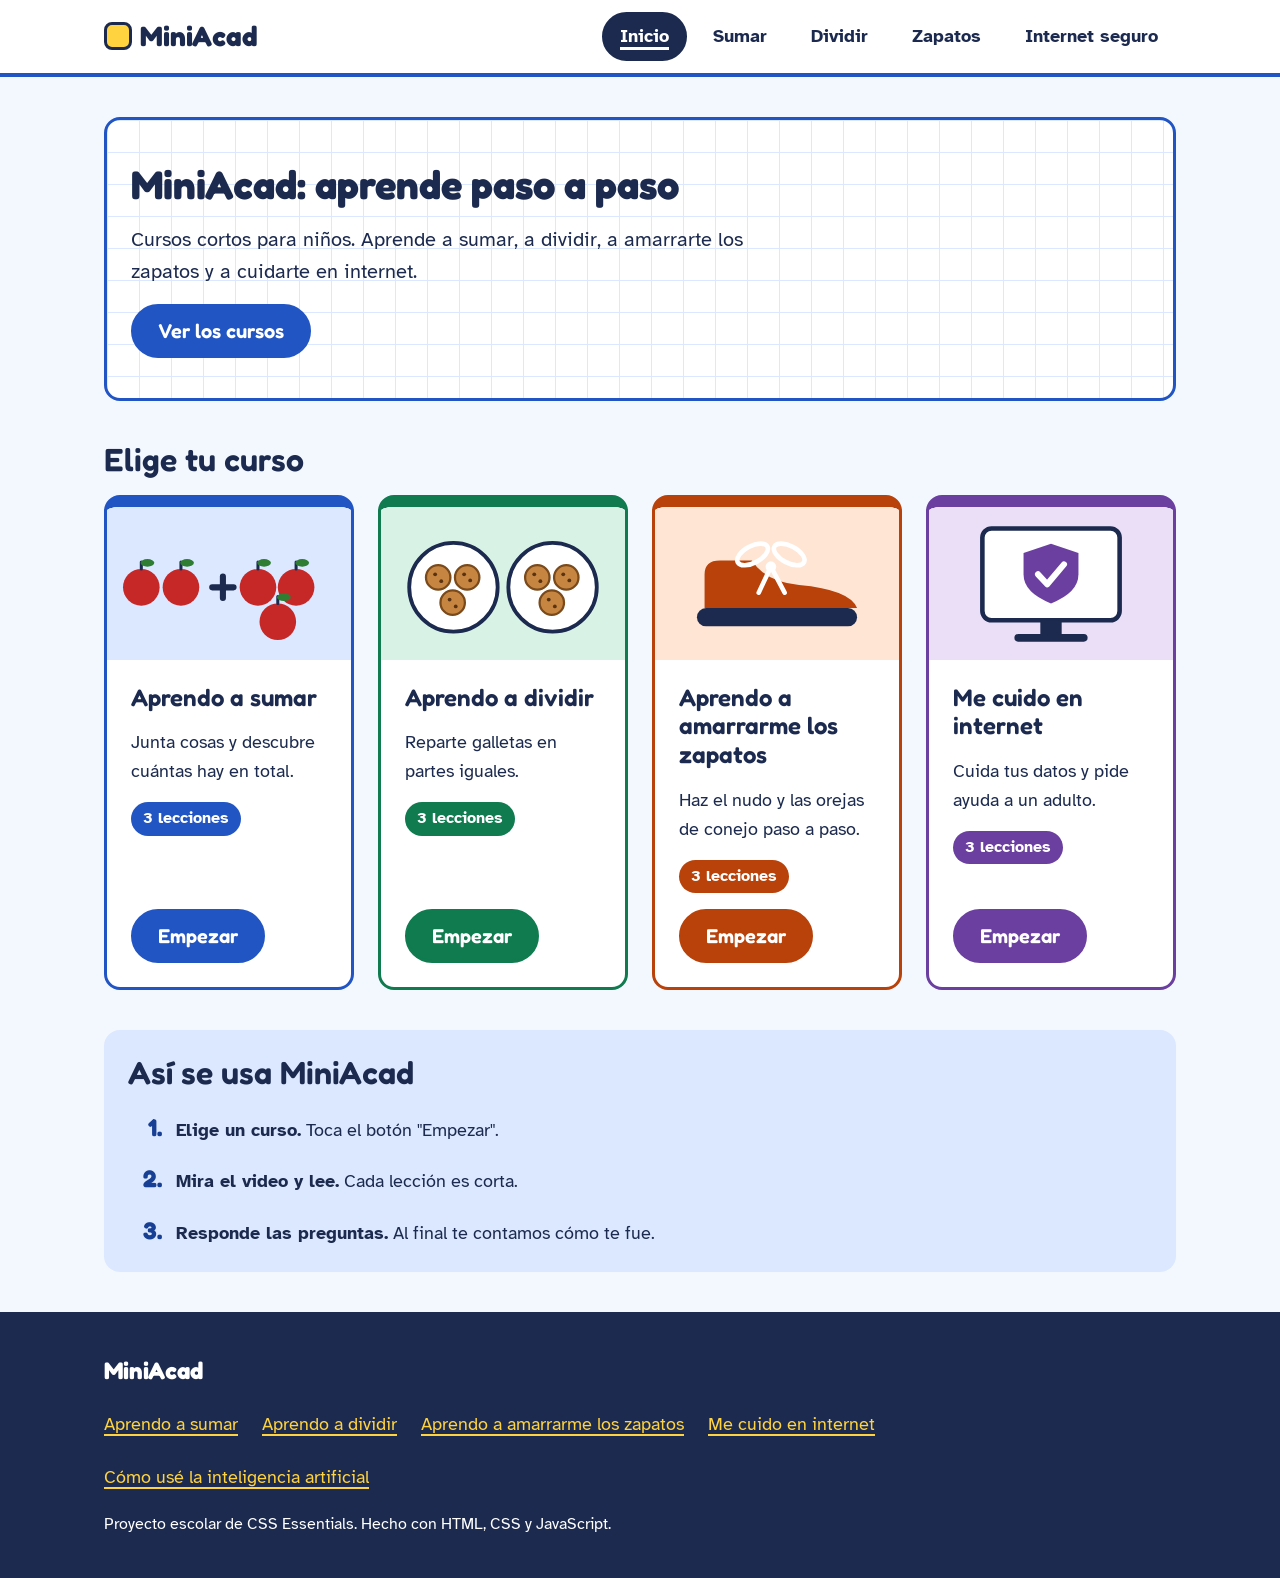
<file: index.html>
<!DOCTYPE html>
<html lang="es">
<head>
  <meta charset="UTF-8">
  <meta name="viewport" content="width=device-width, initial-scale=1">
  <title>MiniAcad: cursos cortos para niños</title>
  <meta name="description" content="MiniAcad tiene cursos cortos para niños: sumar, dividir, amarrarse los zapatos y cuidarse en internet.">

  <link rel="preconnect" href="https://fonts.googleapis.com">
  <link rel="preconnect" href="https://fonts.gstatic.com" crossorigin>
  <link rel="stylesheet" href="https://fonts.googleapis.com/css2?family=Atkinson+Hyperlegible:wght@400;700&amp;family=Fredoka:wght@500;600;700&amp;display=swap">

  <link rel="stylesheet" href="css/estilos.css">
  <link rel="stylesheet" href="css/responsivo.css">
</head>
<body>

  <a class="salto" href="#contenido">Saltar al contenido</a>

  <header class="encabezado">
    <div class="encabezado__fila contenedor">
      <a class="logo" href="index.html">MiniAcad<span class="solo-lectores">, ir al inicio</span></a>

      <button class="boton-menu" type="button" aria-expanded="false" aria-controls="menu-principal" hidden>Menú</button>

      <nav id="menu-principal" aria-label="Menú principal">
        <ul class="menu">
          <li><a href="index.html" aria-current="page">Inicio</a></li>
          <li><a href="cursos/sumar.html">Sumar</a></li>
          <li><a href="cursos/dividir.html">Dividir</a></li>
          <li><a href="cursos/zapatos.html">Zapatos</a></li>
          <li><a href="cursos/internet-seguro.html">Internet seguro</a></li>
        </ul>
      </nav>
    </div>
  </header>

  <main id="contenido" class="contenedor" tabindex="-1">

    <section class="bienvenida" aria-labelledby="titulo-bienvenida">
      <h1 id="titulo-bienvenida">MiniAcad: aprende paso a paso</h1>
      <p>Cursos cortos para niños. Aprende a sumar, a dividir, a amarrarte los zapatos y a cuidarte en internet.</p>
      <a class="boton" href="#catalogo">Ver los cursos</a>
    </section>

    <section id="catalogo" aria-labelledby="titulo-catalogo">
      <h2 id="titulo-catalogo">Elige tu curso</h2>

      <div class="catalogo">

        <article class="tarjeta-curso">
          <img src="img/sumar-portada.svg" alt="" width="320" height="200">
          <div class="tarjeta-curso__cuerpo">
            <h3>Aprendo a sumar</h3>
            <p>Junta cosas y descubre cuántas hay en total.</p>
            <p class="etiqueta">3 lecciones</p>
            <a class="boton" href="cursos/sumar.html">Empezar<span class="solo-lectores"> el curso Aprendo a sumar</span></a>
          </div>
        </article>

        <article class="tarjeta-curso">
          <img src="img/dividir-portada.svg" alt="" width="320" height="200">
          <div class="tarjeta-curso__cuerpo">
            <h3>Aprendo a dividir</h3>
            <p>Reparte galletas en partes iguales.</p>
            <p class="etiqueta">3 lecciones</p>
            <a class="boton" href="cursos/dividir.html">Empezar<span class="solo-lectores"> el curso Aprendo a dividir</span></a>
          </div>
        </article>

        <article class="tarjeta-curso">
          <img src="img/zapatos-portada.svg" alt="" width="320" height="200">
          <div class="tarjeta-curso__cuerpo">
            <h3>Aprendo a amarrarme los zapatos</h3>
            <p>Haz el nudo y las orejas de conejo paso a paso.</p>
            <p class="etiqueta">3 lecciones</p>
            <a class="boton" href="cursos/zapatos.html">Empezar<span class="solo-lectores"> el curso Aprendo a amarrarme los zapatos</span></a>
          </div>
        </article>

        <article class="tarjeta-curso">
          <img src="img/internet-portada.svg" alt="" width="320" height="200">
          <div class="tarjeta-curso__cuerpo">
            <h3>Me cuido en internet</h3>
            <p>Cuida tus datos y pide ayuda a un adulto.</p>
            <p class="etiqueta">3 lecciones</p>
            <a class="boton" href="cursos/internet-seguro.html">Empezar<span class="solo-lectores"> el curso Me cuido en internet</span></a>
          </div>
        </article>

      </div>
    </section>

    <section class="como-funciona" aria-labelledby="titulo-como">
      <h2 id="titulo-como">Así se usa MiniAcad</h2>
      <ol class="pasos">
        <li><strong>Elige un curso.</strong> Toca el botón "Empezar".</li>
        <li><strong>Mira el video y lee.</strong> Cada lección es corta.</li>
        <li><strong>Responde las preguntas.</strong> Al final te contamos cómo te fue.</li>
      </ol>
    </section>

  </main>

  <footer class="pie">
    <div class="pie__contenido contenedor">
      <p class="pie__marca">MiniAcad</p>

      <nav aria-label="Cursos">
        <ul class="pie__lista">
          <li><a href="cursos/sumar.html">Aprendo a sumar</a></li>
          <li><a href="cursos/dividir.html">Aprendo a dividir</a></li>
          <li><a href="cursos/zapatos.html">Aprendo a amarrarme los zapatos</a></li>
          <li><a href="cursos/internet-seguro.html">Me cuido en internet</a></li>
        </ul>
      </nav>

      <p><a href="IA.html">Cómo usé la inteligencia artificial</a></p>
      <p class="pie__nota">Proyecto escolar de CSS Essentials. Hecho con HTML, CSS y JavaScript.</p>
    </div>
  </footer>

  <script src="js/script.js" defer></script>
</body>
</html>
</file>
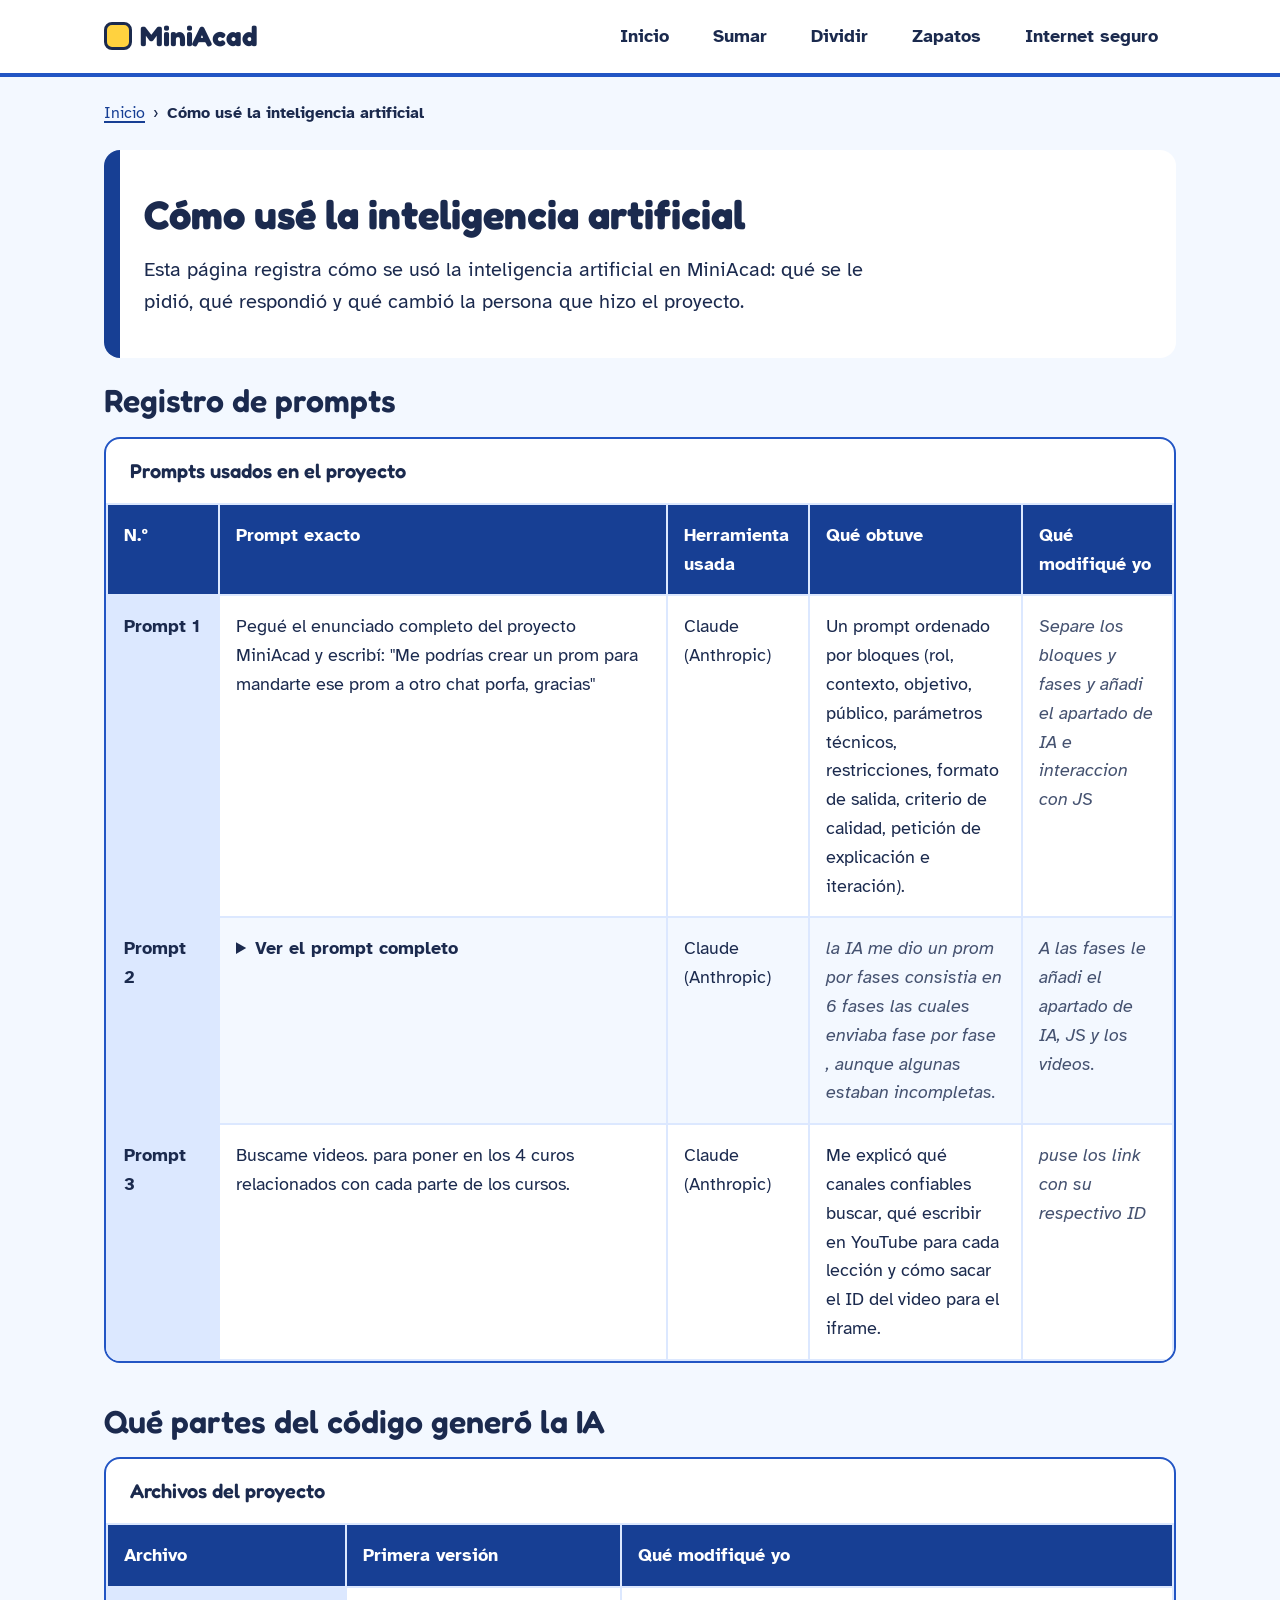
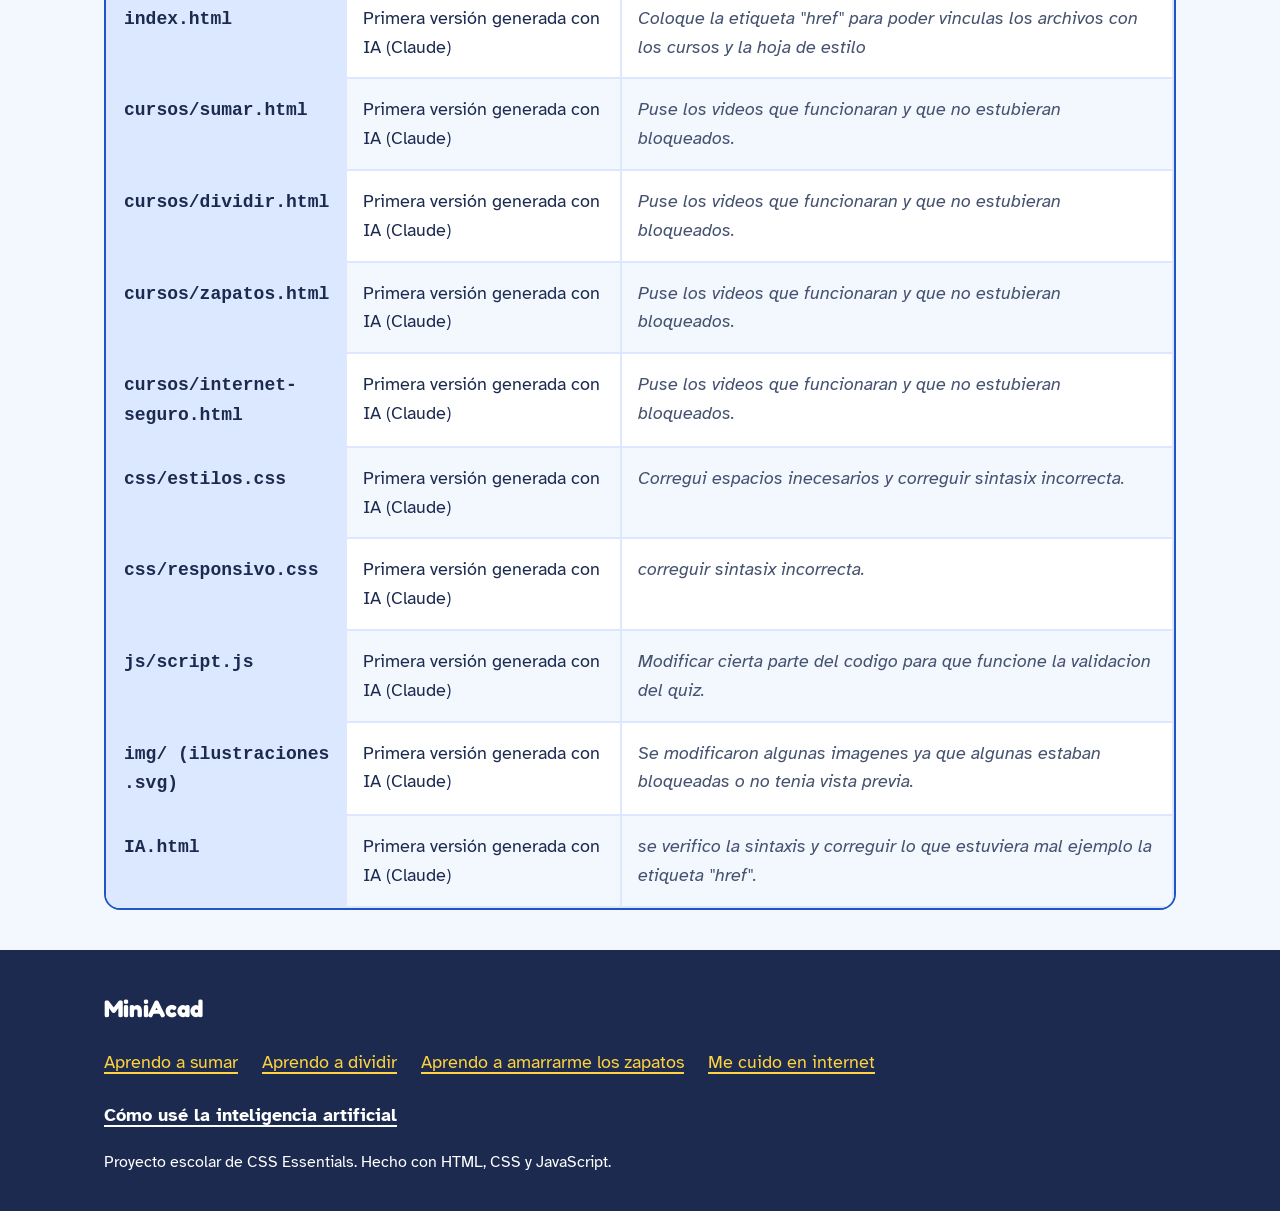
<file: IA.html>
<!DOCTYPE html>
<html lang="es">
<head>
  <meta charset="UTF-8">
  <meta name="viewport" content="width=device-width, initial-scale=1">
  <title>Cómo usé la inteligencia artificial | MiniAcad</title>
  <meta name="description" content="Registro de los prompts usados en MiniAcad, qué respondió la inteligencia artificial y qué cambió el estudiante.">

  <link rel="preconnect" href="https://fonts.googleapis.com">
  <link rel="preconnect" href="https://fonts.gstatic.com" crossorigin>
  <link rel="stylesheet" href="https://fonts.googleapis.com/css2?family=Atkinson+Hyperlegible:wght@400;700&amp;family=Fredoka:wght@500;600;700&amp;display=swap">

  <link rel="stylesheet" href="css/estilos.css">
  <link rel="stylesheet" href="css/responsivo.css">
</head>
<body class="pagina-ia">

  <a class="salto" href="#contenido">Saltar al contenido</a>

  <header class="encabezado">
    <div class="encabezado__fila contenedor">
      <a class="logo" href="index.html">MiniAcad<span class="solo-lectores">, ir al inicio</span></a>

      <button class="boton-menu" type="button" aria-expanded="false" aria-controls="menu-principal" hidden>Menú</button>

      <nav id="menu-principal" aria-label="Menú principal">
        <ul class="menu">
          <li><a href="index.html">Inicio</a></li>
          <li><a href="cursos/sumar.html">Sumar</a></li>
          <li><a href="cursos/dividir.html">Dividir</a></li>
          <li><a href="cursos/zapatos.html">Zapatos</a></li>
          <li><a href="cursos/internet-seguro.html">Internet seguro</a></li>
        </ul>
      </nav>
    </div>
  </header>

  <main id="contenido" class="contenedor" tabindex="-1">

    <nav class="migas" aria-label="Ruta de navegación">
      <ol>
        <li><a href="index.html">Inicio</a></li>
        <li><span aria-current="page">Cómo usé la inteligencia artificial</span></li>
      </ol>
    </nav>

    <section class="curso-cabecera" aria-labelledby="titulo-ia">
      <h1 id="titulo-ia">Cómo usé la inteligencia artificial</h1>
      <p>Esta página registra cómo se usó la inteligencia artificial en MiniAcad: qué se le pidió, qué respondió y qué cambió la persona que hizo el proyecto.</p>
    </section>

    <section aria-labelledby="titulo-prompts">
      <h2 id="titulo-prompts">Registro de prompts</h2>

      <div class="tabla-contenedor" role="region" aria-labelledby="caption-prompts" tabindex="0">
        <table class="tabla-ia tabla-prompts">
          <caption id="caption-prompts">Prompts usados en el proyecto</caption>
          <thead>
            <tr>
              <th scope="col">N.º</th>
              <th scope="col">Prompt exacto</th>
              <th scope="col">Herramienta usada</th>
              <th scope="col">Qué obtuve</th>
              <th scope="col">Qué modifiqué yo</th>
            </tr>
          </thead>
          <tbody>
          <tr>
            <th scope="row">Prompt 1</th>
            <td>Pegué el enunciado completo del proyecto MiniAcad y escribí: "Me podrías crear un prom para mandarte ese prom a otro chat porfa, gracias"</td>
            <td>Claude (Anthropic)</td>
            <td>Un prompt ordenado por bloques (rol, contexto, objetivo, público, parámetros técnicos, restricciones, formato de salida, criterio de calidad, petición de explicación e iteración).</td>
            <td><span class="guia">Separe los bloques y fases y añadi el apartado de IA e interaccion con JS</span></td>
          </tr>
          <tr>
            <th scope="row">Prompt 2</th>
            <td>
              <details class="prompt-detalle">
                <summary>Ver el prompt completo</summary>
<pre>ROL
Actúa como desarrollador web front-end senior, con experiencia en accesibilidad web (WCAG 2.1 AA), diseño de interfaces para niños y uso de lectores de pantalla (NVDA, JAWS, VoiceOver, TalkBack).

CONTEXTO
Soy estudiante y estoy haciendo el proyecto final de un curso llamado "CSS Essentials". Debo construir "MiniAcad", un sitio web estático de cursos en línea inspirado en netacad.com, usando solo HTML, CSS y JavaScript. El proyecto se evalúa por su estructura, su CSS, su accesibilidad y mi capacidad de explicar cada línea, así que el código debe ser claro y didáctico.

OBJETIVO
Necesito que me generes el proyecto completo de MiniAcad: una página de inicio con el catálogo de cursos, una página por curso dividida en lecciones, y un encabezado y pie de página comunes a todo el sitio.

PÚBLICO
Los usuarios son niños menores de 10 años (uno de siete años debe poder usarlo solo) y también personas ciegas que usan lector de pantalla y teclado. Usa lenguaje sencillo, oraciones cortas y colores amables. Si un menú necesita explicación, está mal diseñado.

ESTRUCTURA DE ARCHIVOS (respétala exactamente)
miniacad/
├── index.html
├── IA.html
├── cursos/ (sumar.html, dividir.html, zapatos.html, internet-seguro.html)
├── css/ (estilos.css, responsivo.css)
├── js/script.js
├── img/ (ilustraciones de los cursos)
└── evidencias/ (vacía; yo pondré las capturas)

CURSOS Y LECCIONES
1. Aprendo a sumar: Qué es sumar · Sumas hasta 10 · Sumas con dibujos
2. Aprendo a dividir: Repartir en partes iguales · La división con objetos · Práctica
3. Aprendo a amarrarme los zapatos: Partes del cordón · El nudo base · Las dos orejas de conejo
4. Me cuido en internet: Mis datos son míos · No hablo con desconocidos · Le cuento a un adulto
5. Quinto curso libre (opcional): "Cuido mis dientes" (3 lecciones). Inclúyelo al final, una vez terminados los cuatro obligatorios.

Cada lección debe tener:
- Un video incrustado con &lt;iframe&gt; de YouTube (con title descriptivo, subtítulos activados con cc_load_policy=1 y hl=es). Como no puedes verificar videos reales, usa un marcador claro tipo "REEMPLAZAR_ID_VIDEO" y dime qué buscar en YouTube para cada lección (en español y con subtítulos). Si tienes búsqueda web, propón videos reales.
- Una descripción textual del video dentro de la misma lección (en un acordeón accesible), por si el video transmite información visual.
- Al menos una imagen ilustrativa con alt descriptivo y útil. Créalas como archivos SVG simples en img/ para que funcionen sin internet. Las imágenes decorativas llevan alt="".
- Una lectura de máximo 120 palabras, frases simples y letra grande.
- Un botón para avanzar a la siguiente lección (enlace &lt;a&gt; con estilo de botón que lleve a la siguiente sección; en la última lección debe llevar al siguiente curso o al inicio).
- El curso de zapatos debe incluir la explicación paso a paso en texto (lista ordenada &lt;ol&gt;), no solo en imágenes.
- Cada curso debe incluir un mini quiz sin puntaje guardado.

PARÁMETROS TÉCNICOS DE CSS (los doce puntos son obligatorios y deben verse en MI hoja de estilos)
1. Hoja externa enlazada con &lt;link&gt; (css/estilos.css y css/responsivo.css en todas las páginas). Sin CSS en línea.
2. Variables CSS en :root para la paleta y las tipografías.
3. Selectores variados: de tipo, clase, id, descendiente, hijo directo (&gt;), agrupados y de atributo (por ejemplo a[target], input[type="radio"] o a[href^="http"]).
4. Modelo de caja: margin, padding, border y box-sizing: border-box.
5. Flexbox en el encabezado y en la barra de navegación.
6. CSS Grid en el catálogo de cursos de la página de inicio (repeat(auto-fit, minmax(...))).
7. Diseño responsivo con mínimo dos @media (768px y 480px), colocados en responsivo.css.
8. Pseudoclases: :hover, :focus, :active y :nth-child().
9. Transiciones en botones y tarjetas de curso.
10. Dos fuentes: una para títulos y otra para texto, con jerarquía clara y fuentes de respaldo.
11. Contraste accesible entre texto y fondo.
12. Código comentado y ordenado por secciones numeradas.
Tipografía del cuerpo de mínimo 18px (usa rem, por ejemplo 1.125rem). Todas las medidas de texto en rem/em para que escale al 200 % sin romperse.

PARÁMETROS DE ACCESIBILIDAD (obligatorios; una persona ciega debe poder identificar en qué curso está, avanzar entre lecciones y comprender el contenido)
- &lt;html lang="es"&gt; en todas las páginas.
- Un solo &lt;h1&gt; por página y jerarquía de encabezados sin saltos.
- Etiquetas semánticas: header, nav, main, section, article, footer. Si hay varias regiones del mismo tipo (por ejemplo dos &lt;nav&gt;), cada una con aria-label.
- Enlace "Saltar al contenido" al inicio de cada página, visible al recibir el foco.
- Todo elemento interactivo alcanzable con Tab en orden lógico, sin tabindex positivo.
- :focus-visible con contorno claro y grueso. Nunca outline: none sin reemplazo.
- Acciones con &lt;button&gt;, nunca &lt;div onclick&gt;.
- Todo campo con &lt;label for&gt; asociado a un id.
- Mini quiz con &lt;fieldset&gt; y &lt;legend&gt;, y resultado anunciado con aria-live="polite".
- Acordeones y menú móvil con aria-expanded y aria-controls (actualizados por JS).
- Contraste mínimo 4.5:1 en texto normal y 3:1 en texto grande. La información nunca depende solo del color: agrega texto o iconos con etiqueta (por ejemplo, "Correcto ✔" / "Intenta otra vez ✘" en el quiz).
- @media (prefers-reduced-motion: reduce) que desactive transiciones y animaciones.
- Indicar el curso y la lección actual de forma textual (migas de pan con aria-current="page" y un encabezado claro por lección).

RESTRICCIONES
- Sin registro ni inicio de sesión.
- Sin guardar avance: nada de base de datos ni localStorage.
- Sin frameworks CSS (Bootstrap, Tailwind, Bulma) ni librerías externas. Solo puedes usar Google Fonts, con fuentes de respaldo.
- Debe funcionar abriendo index.html directamente (doble clic): usa solo rutas relativas, sin fetch, sin módulos ES y sin servidor.
- JavaScript solo para interacción sencilla: menú móvil, acordeones, mostrar/ocultar contenido y mini quiz. Sin JS, el contenido principal debe seguir siendo legible.
- Evita lenguaje técnico o infantilizante en exceso, y no uses texto de relleno tipo "lorem ipsum": escribe contenido real y correcto en español.

PÁGINA IA.html
Crea IA.html con la misma hoja de estilos, enlazada desde el pie de página de todo el sitio, con una &lt;table&gt; (con &lt;caption&gt; y encabezados &lt;th scope&gt;) de cinco filas vacías y estas columnas: Prompt exacto, Herramienta usada, Qué obtuve, Qué modifiqué yo. NO inventes prompts por mí: deja las filas con texto guía como "Escribe aquí...", porque yo debo documentar mis prompts reales y ser honesto sobre qué generó la IA y qué cambié.

FORMATO DE SALIDA
- Trabaja por fases y espera mi "continúa" entre fases:
  Fase 1: árbol de archivos, paleta de colores con tabla de contraste calculada (texto/fondo con su relación y si pasa AA) y elección de tipografías.
  Fase 2: index.html + css/estilos.css (con el Grid del catálogo, Flexbox del encabezado y nav, variables, selectores, pseudoclases y transiciones).
  Fase 3: las cuatro páginas de cursos, más el quinto si da el espacio.
  Fase 4: css/responsivo.css y js/script.js.
  Fase 5: IA.html y las ilustraciones SVG.
  Fase 6: lista de verificación para mis cuatro pruebas obligatorias (solo teclado, lector de pantalla con NVDA o VoiceOver, Lighthouse/WAVE con mínimo 90, WebAIM Contrast Checker) y guía para publicar en GitHub Pages.
- Entrega cada archivo en su propio bloque de código con su ruta como título, comentado por secciones.
- Si puedes generar archivos descargables o un .zip, hazlo al final.

CRITERIO DE CALIDAD
- HTML que valide sin errores en validator.w3.org y CSS que valide en jigsaw.w3.org.
- Contraste WCAG AA verificado con números.
- Lighthouse de accesibilidad objetivo: 90 o más.
- Probado mentalmente con lector de pantalla: el orden de lectura debe tener sentido.
- No inventes resultados de pruebas: las capturas y notas de NVDA/Lighthouse las haré yo.

PETICIÓN DE EXPLICACIÓN
Debo sustentar oralmente cualquier línea de mi CSS. Al final de cada fase, explícame en lenguaje simple: (a) qué hace cada bloque importante de CSS, (b) por qué elegiste Grid o Flexbox en cada lugar, (c) qué hace auto-fit/minmax, :focus-visible y prefers-reduced-motion, y (d) tres decisiones de diseño que yo pueda defender en mi sustentación.

ITERACIÓN
Empieza solo con la Fase 1. Después de cada fase, pregúntame si quiero ajustar algo (colores, tono, tamaño de letra, estructura) antes de continuar.</pre>
              </details>
            </td>
            <td>Claude (Anthropic)</td>
            <td><span class="guia">la IA me dio un prom por fases consistia en 6 fases las cuales enviaba fase por fase , aunque algunas estaban incompletas.</span></td>
            <td><span class="guia">A las fases le añadi el apartado de IA, JS y los videos.</span></td>
          </tr>
          <tr>
            <th scope="row">Prompt 3</th>
            <td>Buscame videos. para poner en los 4 curos relacionados con cada parte de los cursos. </td>
            <td>Claude (Anthropic)</td>
            <td>Me explicó qué canales confiables buscar, qué escribir en YouTube para cada lección y cómo sacar el ID del video para el iframe.</td>
            <td><span class="guia">puse los link con su respectivo ID</span></td>
          </tr>
          </tbody>
        </table>
      </div>
    </section>

    <section aria-labelledby="titulo-codigo">
      <h2 id="titulo-codigo">Qué partes del código generó la IA</h2>

      <div class="tabla-contenedor" role="region" aria-labelledby="caption-codigo" tabindex="0">
        <table class="tabla-ia">
          <caption id="caption-codigo">Archivos del proyecto</caption>
          <thead>
            <tr>
              <th scope="col">Archivo</th>
              <th scope="col">Primera versión</th>
              <th scope="col">Qué modifiqué yo</th>
            </tr>
          </thead>
          <tbody>
          <tr>
            <th scope="row"><code>index.html</code></th>
            <td>Primera versión generada con IA (Claude)</td>
            <td><span class="guia">Coloque la etiqueta "href" para poder vinculas los archivos con los cursos y la hoja de estilo</span></td>
          </tr>
          <tr>
            <th scope="row"><code>cursos/sumar.html</code></th>
            <td>Primera versión generada con IA (Claude)</td>
            <td><span class="guia">Puse los videos que funcionaran y que no estubieran bloqueados.</span></td>
          </tr>
          <tr>
            <th scope="row"><code>cursos/dividir.html</code></th>
            <td>Primera versión generada con IA (Claude)</td>
            <td><span class="guia">Puse los videos que funcionaran y que no estubieran bloqueados.</span></td>
          </tr>
          <tr>
            <th scope="row"><code>cursos/zapatos.html</code></th>
            <td>Primera versión generada con IA (Claude)</td>
            <td><span class="guia">Puse los videos que funcionaran y que no estubieran bloqueados.</span></td>
          </tr>
          <tr>
            <th scope="row"><code>cursos/internet-seguro.html</code></th>
            <td>Primera versión generada con IA (Claude)</td>
            <td><span class="guia">Puse los videos que funcionaran y que no estubieran bloqueados.</span></td>
          </tr>
          <tr>
            <th scope="row"><code>css/estilos.css</code></th>
            <td>Primera versión generada con IA (Claude)</td>
            <td><span class="guia">Corregui espacios inecesarios y correguir sintasix incorrecta.</span></td>
          </tr>
          <tr>
            <th scope="row"><code>css/responsivo.css</code></th>
            <td>Primera versión generada con IA (Claude)</td>
            <td><span class="guia">correguir sintasix incorrecta.</span></td>
          </tr>
          <tr>
            <th scope="row"><code>js/script.js</code></th>
            <td>Primera versión generada con IA (Claude)</td>
            <td><span class="guia">Modificar cierta parte del codigo para que funcione la validacion del quiz.</span></td>
          </tr>
          <tr>
            <th scope="row"><code>img/ (ilustraciones .svg)</code></th>
            <td>Primera versión generada con IA (Claude)</td>
            <td><span class="guia">Se modificaron algunas imagenes ya que algunas estaban bloqueadas o no tenia vista previa.</span></td>
          </tr>
          <tr>
            <th scope="row"><code>IA.html</code></th>
            <td>Primera versión generada con IA (Claude)</td>
            <td><span class="guia">se verifico la sintaxis y correguir lo que estuviera mal ejemplo la etiqueta "href". </span></td>
          </tr>
          </tbody>
        </table>
      </div>
    </section>

  </main>

  <footer class="pie">
    <div class="pie__contenido contenedor">
      <p class="pie__marca">MiniAcad</p>

      <nav aria-label="Cursos">
        <ul class="pie__lista">
          <li><a href="cursos/sumar.html">Aprendo a sumar</a></li>
          <li><a href="cursos/dividir.html">Aprendo a dividir</a></li>
          <li><a href="cursos/zapatos.html">Aprendo a amarrarme los zapatos</a></li>
          <li><a href="cursos/internet-seguro.html">Me cuido en internet</a></li>
        </ul>
      </nav>

      <p><a href="IA.html" aria-current="page">Cómo usé la inteligencia artificial</a></p>
      <p class="pie__nota">Proyecto escolar de CSS Essentials. Hecho con HTML, CSS y JavaScript.</p>
    </div>
  </footer>

  <script src="js/script.js" defer></script>
</body>
</html>
</file>
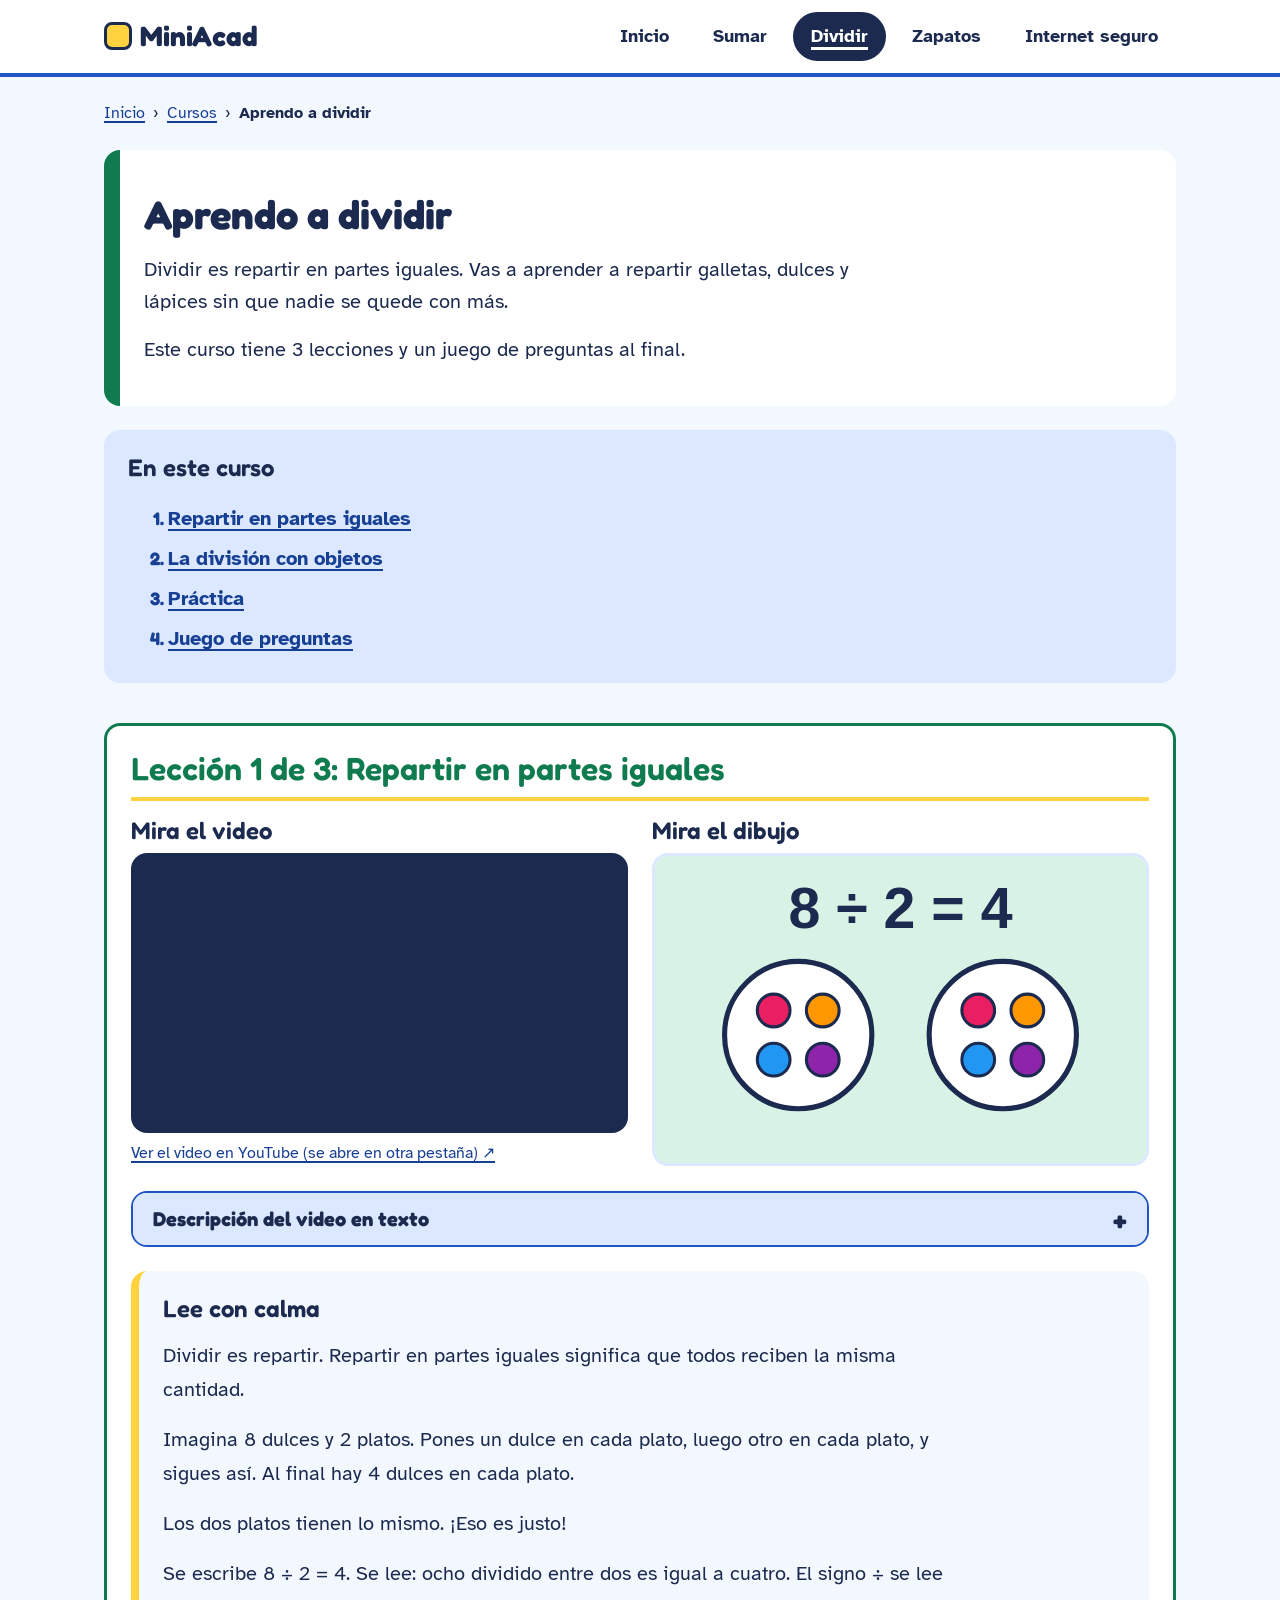
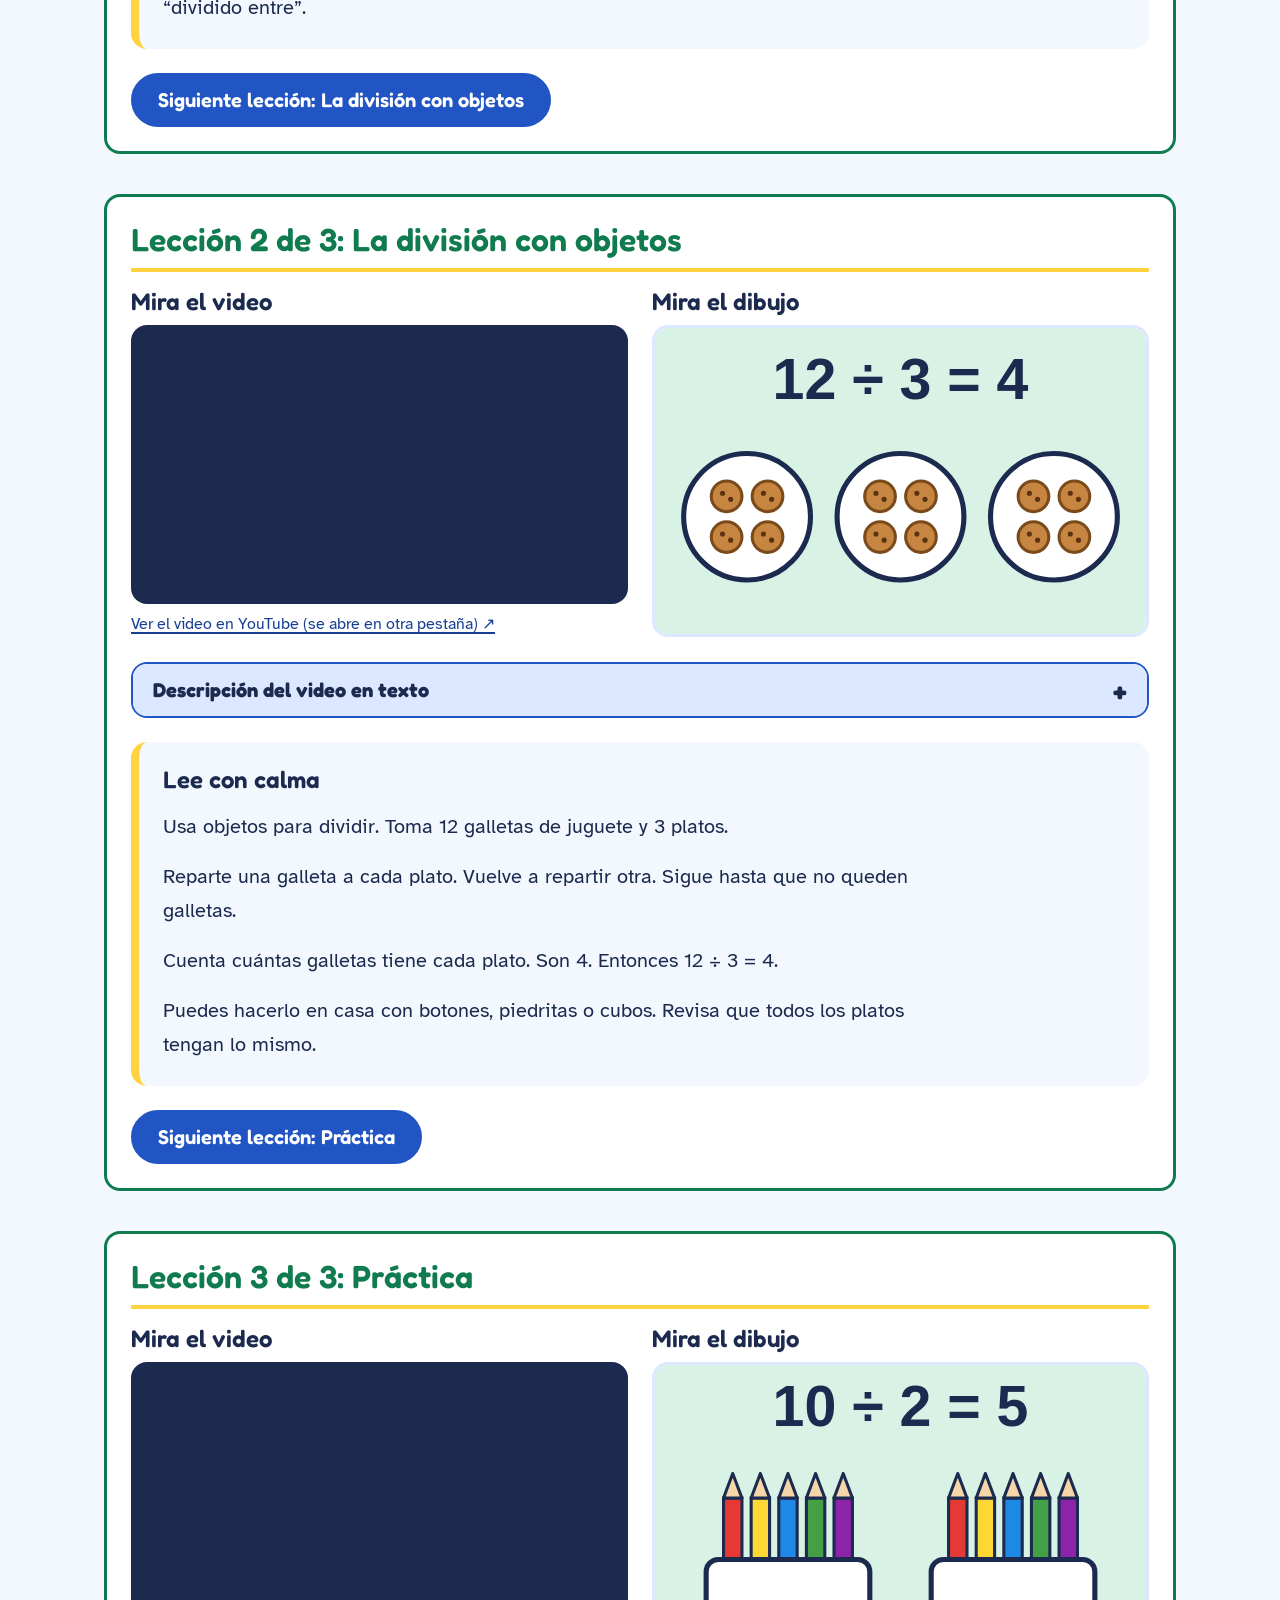
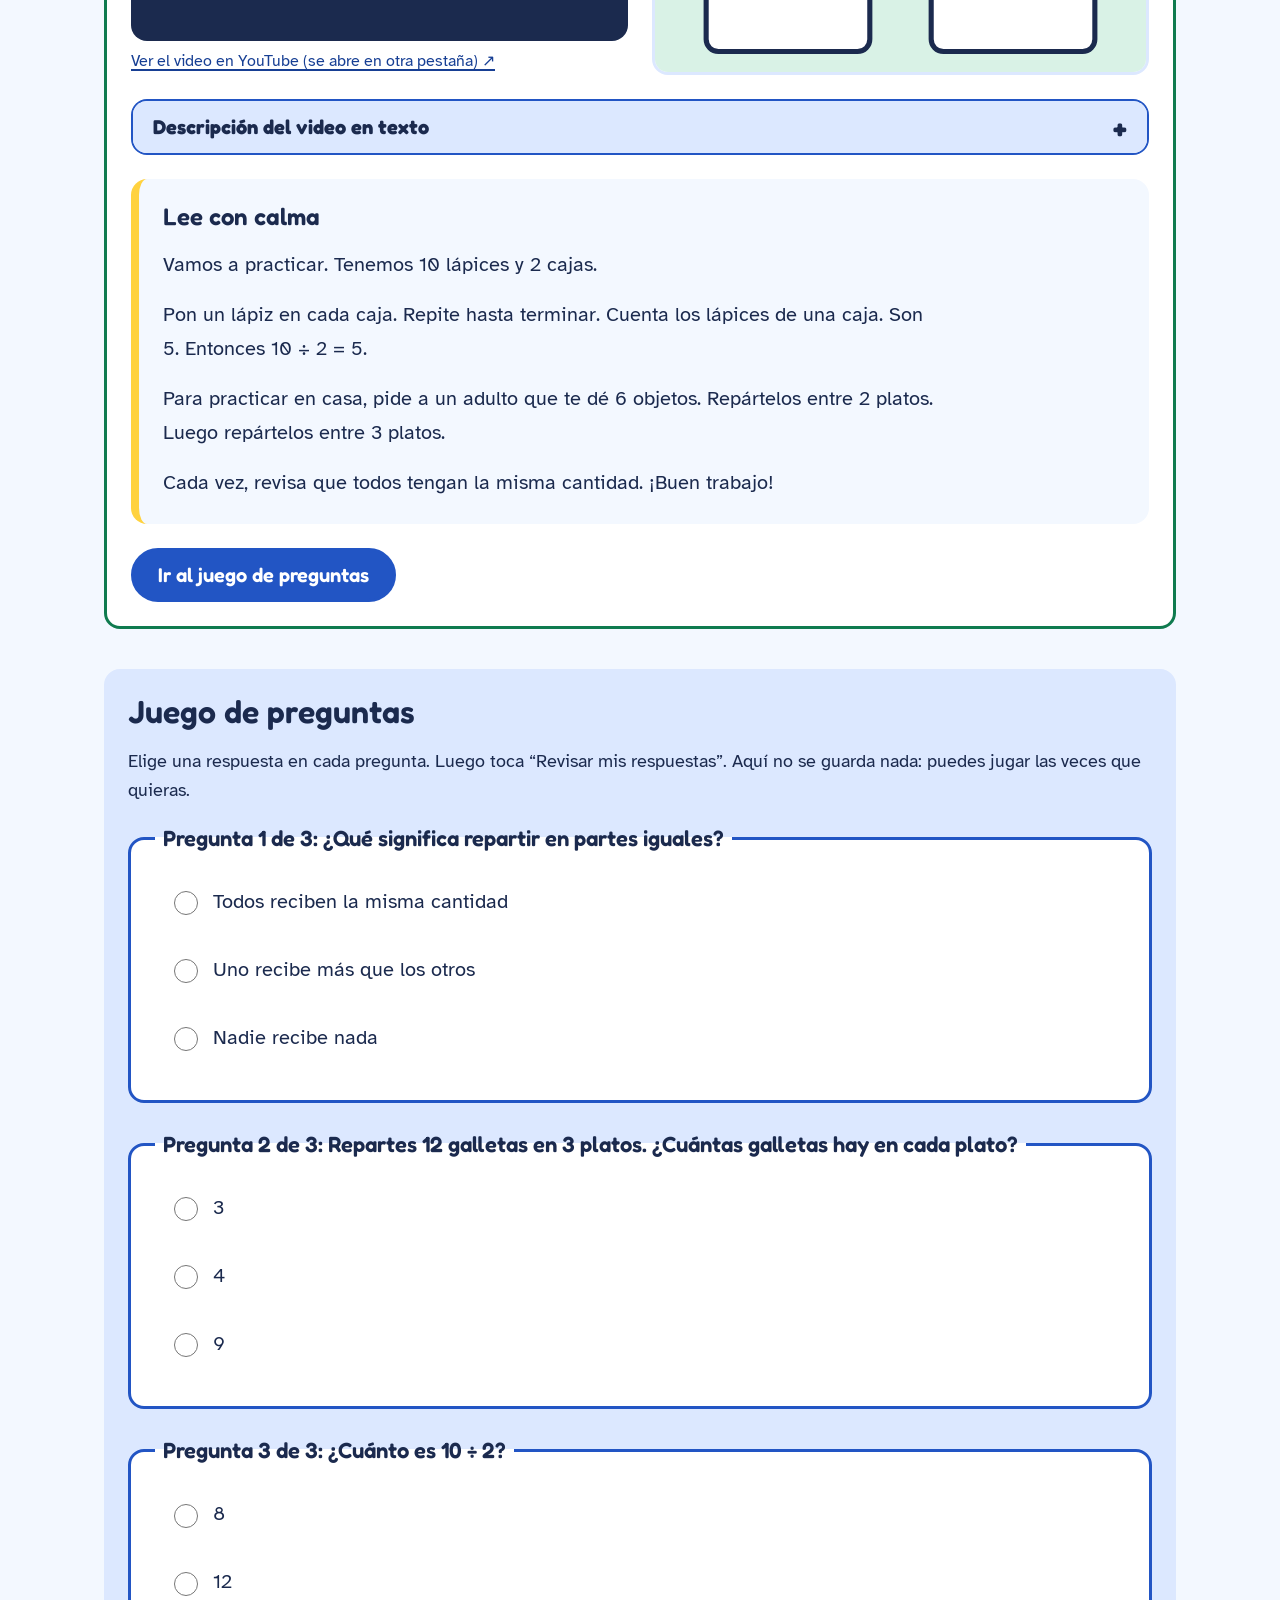
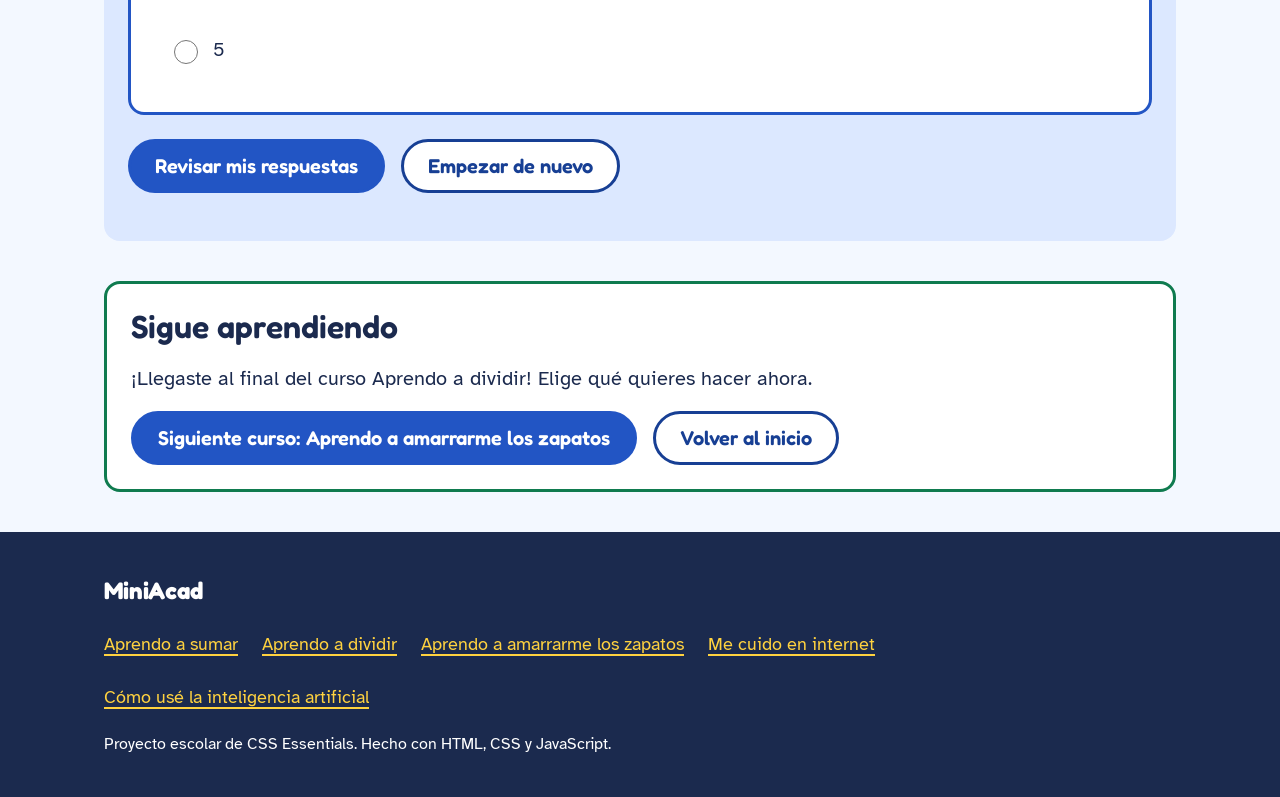
<file: cursos/dividir.html>
<!DOCTYPE html>
<html lang="es">
<head>
  <meta charset="UTF-8">
  <meta name="viewport" content="width=device-width, initial-scale=1">
  <title>Aprendo a dividir | MiniAcad</title>
  <meta name="description" content="Dividir es repartir en partes iguales. Vas a aprender a repartir galletas, dulces y lápices sin que nadie se quede con más.">

  <link rel="preconnect" href="https://fonts.googleapis.com">
  <link rel="preconnect" href="https://fonts.gstatic.com" crossorigin>
  <link rel="stylesheet" href="https://fonts.googleapis.com/css2?family=Atkinson+Hyperlegible:wght@400;700&amp;family=Fredoka:wght@500;600;700&amp;display=swap">

  <link rel="stylesheet" href="../css/estilos.css">
  <link rel="stylesheet" href="../css/responsivo.css">
</head>
<body class="curso-dividir">

  <a class="salto" href="#contenido">Saltar al contenido</a>

  <header class="encabezado">
    <div class="encabezado__fila contenedor">
      <a class="logo" href="../index.html">MiniAcad<span class="solo-lectores">, ir al inicio</span></a>

      <button class="boton-menu" type="button" aria-expanded="false" aria-controls="menu-principal" hidden>Menú</button>

      <nav id="menu-principal" aria-label="Menú principal">
        <ul class="menu">
          <li><a href="../index.html">Inicio</a></li>
          <li><a href="sumar.html">Sumar</a></li>
          <li><a href="dividir.html" aria-current="page">Dividir</a></li>
          <li><a href="zapatos.html">Zapatos</a></li>
          <li><a href="internet-seguro.html">Internet seguro</a></li>
        </ul>
      </nav>
    </div>
  </header>

  <main id="contenido" class="contenedor" tabindex="-1">

    <nav class="migas" aria-label="Ruta de navegación">
      <ol>
        <li><a href="../index.html">Inicio</a></li>
        <li><a href="../index.html#catalogo">Cursos</a></li>
        <li><span aria-current="page">Aprendo a dividir</span></li>
      </ol>
    </nav>

    <section class="curso-cabecera" aria-labelledby="titulo-curso">
      <h1 id="titulo-curso">Aprendo a dividir</h1>
      <p>Dividir es repartir en partes iguales. Vas a aprender a repartir galletas, dulces y lápices sin que nadie se quede con más.</p>
      <p>Este curso tiene 3 lecciones y un juego de preguntas al final.</p>
    </section>

    <nav class="indice-lecciones" aria-label="Lecciones de este curso">
      <h2>En este curso</h2>
      <ol>
        <li><a href="#leccion-1">Repartir en partes iguales</a></li>
        <li><a href="#leccion-2">La división con objetos</a></li>
        <li><a href="#leccion-3">Práctica</a></li>
        <li><a href="#quiz">Juego de preguntas</a></li>
      </ol>
    </nav>

    <!-- ===== LECCIÓN 1 ===== -->
    <article class="leccion" id="leccion-1" aria-labelledby="titulo-leccion-1">
      <h2 id="titulo-leccion-1" tabindex="-1">Lección 1 de 3: Repartir en partes iguales</h2>

      <div class="leccion__multimedia">
        <div class="leccion__video">
          <h3>Mira el video</h3>
          <div class="video">
            <iframe src="https://www.youtube.com/embed/X8j0rTaqDk4?cc_load_policy=1&amp;hl=es&amp;rel=0" title="Video de la lección 1: Repartir en partes iguales" loading="lazy" allow="encrypted-media; picture-in-picture" referrerpolicy="strict-origin-when-cross-origin" allowfullscreen></iframe>
          </div>
          <p class="video__enlace"><a href="https://www.youtube.com/watch?v=X8j0rTaqDk4" target="_blank" rel="noopener">Ver el video en YouTube (se abre en otra pestaña)</a></p>
        </div>

        <div class="leccion__dibujo">
          <h3>Mira el dibujo</h3>
          <img src="../img/dividir-leccion1.svg" alt="Dos platos blancos. Cada plato tiene 4 dulces de colores. Arriba dice 8 ÷ 2 = 4." width="480" height="300" loading="lazy">
        </div>
      </div>

      <div class="acordeon">
        <h3><button class="acordeon__boton" type="button" aria-expanded="true" aria-controls="descripcion-1">Descripción del video en texto</button></h3>
        <div class="acordeon__panel" id="descripcion-1">
          <p>Lo que enseña el video: un grupo de objetos se reparte uno por uno entre varios platos o personas. Al final se revisa que todos tengan la misma cantidad.</p>
        </div>
      </div>

      <div class="lectura">
        <h3>Lee con calma</h3>
        <p>Dividir es repartir. Repartir en partes iguales significa que todos reciben la misma cantidad.</p>
        <p>Imagina 8 dulces y 2 platos. Pones un dulce en cada plato, luego otro en cada plato, y sigues así. Al final hay 4 dulces en cada plato.</p>
        <p>Los dos platos tienen lo mismo. ¡Eso es justo!</p>
        <p>Se escribe 8 ÷ 2 = 4. Se lee: ocho dividido entre dos es igual a cuatro. El signo ÷ se lee “dividido entre”.</p>
      </div>

      <p class="leccion__navegacion"><a class="boton" href="#leccion-2">Siguiente lección: La división con objetos</a></p>
    </article>

    <!-- ===== LECCIÓN 2 ===== -->
    <article class="leccion" id="leccion-2" aria-labelledby="titulo-leccion-2">
      <h2 id="titulo-leccion-2" tabindex="-1">Lección 2 de 3: La división con objetos</h2>

      <div class="leccion__multimedia">
        <div class="leccion__video">
          <h3>Mira el video</h3>
          
          <div class="video">
            <iframe src="https://www.youtube.com/embed/SqN9MMf9RHw?cc_load_policy=1&amp;hl=es&amp;rel=0" title="Video de la lección 2: La división con objetos" loading="lazy" allow="encrypted-media; picture-in-picture" referrerpolicy="strict-origin-when-cross-origin" allowfullscreen></iframe>
          </div>
          <p class="video__enlace"><a href="https://www.youtube.com/watch?v=SqN9MMf9RHw" target="_blank" rel="noopener">Ver el video en YouTube (se abre en otra pestaña)</a></p>
        </div>

        <div class="leccion__dibujo">
          <h3>Mira el dibujo</h3>
          <img src="../img/dividir-leccion2.svg" alt="Tres platos blancos. Cada plato tiene 4 galletas. Arriba dice 12 ÷ 3 = 4." width="480" height="300" loading="lazy">
        </div>
      </div>

      <div class="acordeon">
        <h3><button class="acordeon__boton" type="button" aria-expanded="true" aria-controls="descripcion-2">Descripción del video en texto</button></h3>
        <div class="acordeon__panel" id="descripcion-2">
          <p>Lo que enseña el video: se reparten objetos, como galletas, entre varios platos. Se cuenta cuántas hay en cada plato y se escribe la división con números.</p>
        </div>
      </div>

      <div class="lectura">
        <h3>Lee con calma</h3>
        <p>Usa objetos para dividir. Toma 12 galletas de juguete y 3 platos.</p>
        <p>Reparte una galleta a cada plato. Vuelve a repartir otra. Sigue hasta que no queden galletas.</p>
        <p>Cuenta cuántas galletas tiene cada plato. Son 4. Entonces 12 ÷ 3 = 4.</p>
        <p>Puedes hacerlo en casa con botones, piedritas o cubos. Revisa que todos los platos tengan lo mismo.</p>
      </div>

      <p class="leccion__navegacion"><a class="boton" href="#leccion-3">Siguiente lección: Práctica</a></p>
    </article>

    <!-- ===== LECCIÓN 3 ===== -->
    <article class="leccion" id="leccion-3" aria-labelledby="titulo-leccion-3">
      <h2 id="titulo-leccion-3" tabindex="-1">Lección 3 de 3: Práctica</h2>

      <div class="leccion__multimedia">
        <div class="leccion__video">
          <h3>Mira el video</h3>
          <div class="video">
            <iframe src="https://www.youtube.com/embed/IU2aYy_eVUc?cc_load_policy=1&amp;hl=es&amp;rel=0" title="Video de la lección 3: Práctica" loading="lazy" allow="encrypted-media; picture-in-picture" referrerpolicy="strict-origin-when-cross-origin" allowfullscreen></iframe>
          </div>
          <p class="video__enlace"><a href="https://www.youtube.com/watch?v=IU2aYy_eVUc" target="_blank" rel="noopener">Ver el video en YouTube (se abre en otra pestaña)</a></p>
        </div>

        <div class="leccion__dibujo">
          <h3>Mira el dibujo</h3>
          <img src="../img/dividir-leccion3.svg" alt="Dos cajas. Cada caja tiene 5 lápices de colores. Arriba dice 10 ÷ 2 = 5." width="480" height="300" loading="lazy">
        </div>
      </div>

      <div class="acordeon">
        <h3><button class="acordeon__boton" type="button" aria-expanded="true" aria-controls="descripcion-3">Descripción del video en texto</button></h3>
        <div class="acordeon__panel" id="descripcion-3">
          <p>Lo que enseña el video: se resuelven varios repartos de práctica. En cada uno se reparten los objetos en partes iguales y se escribe el resultado.</p>
        </div>
      </div>

      <div class="lectura">
        <h3>Lee con calma</h3>
        <p>Vamos a practicar. Tenemos 10 lápices y 2 cajas.</p>
        <p>Pon un lápiz en cada caja. Repite hasta terminar. Cuenta los lápices de una caja. Son 5. Entonces 10 ÷ 2 = 5.</p>
        <p>Para practicar en casa, pide a un adulto que te dé 6 objetos. Repártelos entre 2 platos. Luego repártelos entre 3 platos.</p>
        <p>Cada vez, revisa que todos tengan la misma cantidad. ¡Buen trabajo!</p>
      </div>

      <p class="leccion__navegacion"><a class="boton" href="#quiz">Ir al juego de preguntas</a></p>
    </article>

    <!-- ===== JUEGO DE PREGUNTAS ===== -->
    <section id="quiz" class="quiz" aria-labelledby="titulo-quiz">
      <h2 id="titulo-quiz" tabindex="-1">Juego de preguntas</h2>
      <p>Elige una respuesta en cada pregunta. Luego toca “Revisar mis respuestas”. Aquí no se guarda nada: puedes jugar las veces que quieras.</p>

      <form id="formulario-quiz" action="#quiz">
        <fieldset class="pregunta">
          <legend>Pregunta 1 de 3: ¿Qué significa repartir en partes iguales?</legend>
          <div class="opcion"><input type="radio" id="p1-a" name="p1" value="a" data-correcta="true"><label for="p1-a">Todos reciben la misma cantidad</label></div>
          <div class="opcion"><input type="radio" id="p1-b" name="p1" value="b"><label for="p1-b">Uno recibe más que los otros</label></div>
          <div class="opcion"><input type="radio" id="p1-c" name="p1" value="c"><label for="p1-c">Nadie recibe nada</label></div>
          <p class="pregunta__mensaje"></p>
        </fieldset>

        <fieldset class="pregunta">
          <legend>Pregunta 2 de 3: Repartes 12 galletas en 3 platos. ¿Cuántas galletas hay en cada plato?</legend>
          <div class="opcion"><input type="radio" id="p2-a" name="p2" value="a"><label for="p2-a">3</label></div>
          <div class="opcion"><input type="radio" id="p2-b" name="p2" value="b" data-correcta="true"><label for="p2-b">4</label></div>
          <div class="opcion"><input type="radio" id="p2-c" name="p2" value="c"><label for="p2-c">9</label></div>
          <p class="pregunta__mensaje"></p>
        </fieldset>

        <fieldset class="pregunta">
          <legend>Pregunta 3 de 3: ¿Cuánto es 10 ÷ 2?</legend>
          <div class="opcion"><input type="radio" id="p3-a" name="p3" value="a"><label for="p3-a">8</label></div>
          <div class="opcion"><input type="radio" id="p3-b" name="p3" value="b"><label for="p3-b">12</label></div>
          <div class="opcion"><input type="radio" id="p3-c" name="p3" value="c" data-correcta="true"><label for="p3-c">5</label></div>
          <p class="pregunta__mensaje"></p>
        </fieldset>

        <div class="quiz__botones">
          <button class="boton" type="submit">Revisar mis respuestas</button>
          <button class="boton boton--secundario" type="reset">Empezar de nuevo</button>
        </div>

        <div class="quiz__resultado" id="resultado-quiz" aria-live="polite"></div>
      </form>

      <noscript><p>Para jugar con las preguntas necesitas activar JavaScript en tu navegador.</p></noscript>
    </section>

    <section class="fin-curso" aria-labelledby="titulo-siguiente">
      <h2 id="titulo-siguiente">Sigue aprendiendo</h2>
      <p>¡Llegaste al final del curso Aprendo a dividir! Elige qué quieres hacer ahora.</p>
      <p class="fin-curso__botones">
        <a class="boton" href="zapatos.html">Siguiente curso: Aprendo a amarrarme los zapatos</a>
        <a class="boton boton--secundario" href="../index.html">Volver al inicio</a>
      </p>
    </section>

  </main>

  <footer class="pie">
    <div class="pie__contenido contenedor">
      <p class="pie__marca">MiniAcad</p>

      <nav aria-label="Cursos">
        <ul class="pie__lista">
          <li><a href="sumar.html">Aprendo a sumar</a></li>
          <li><a href="dividir.html">Aprendo a dividir</a></li>
          <li><a href="zapatos.html">Aprendo a amarrarme los zapatos</a></li>
          <li><a href="internet-seguro.html">Me cuido en internet</a></li>
        </ul>
      </nav>

      <p><a href="../IA.html">Cómo usé la inteligencia artificial</a></p>
      <p class="pie__nota">Proyecto escolar de CSS Essentials. Hecho con HTML, CSS y JavaScript.</p>
    </div>
  </footer>

  <script src="../js/script.js" defer></script>
</body>
</html>
</file>
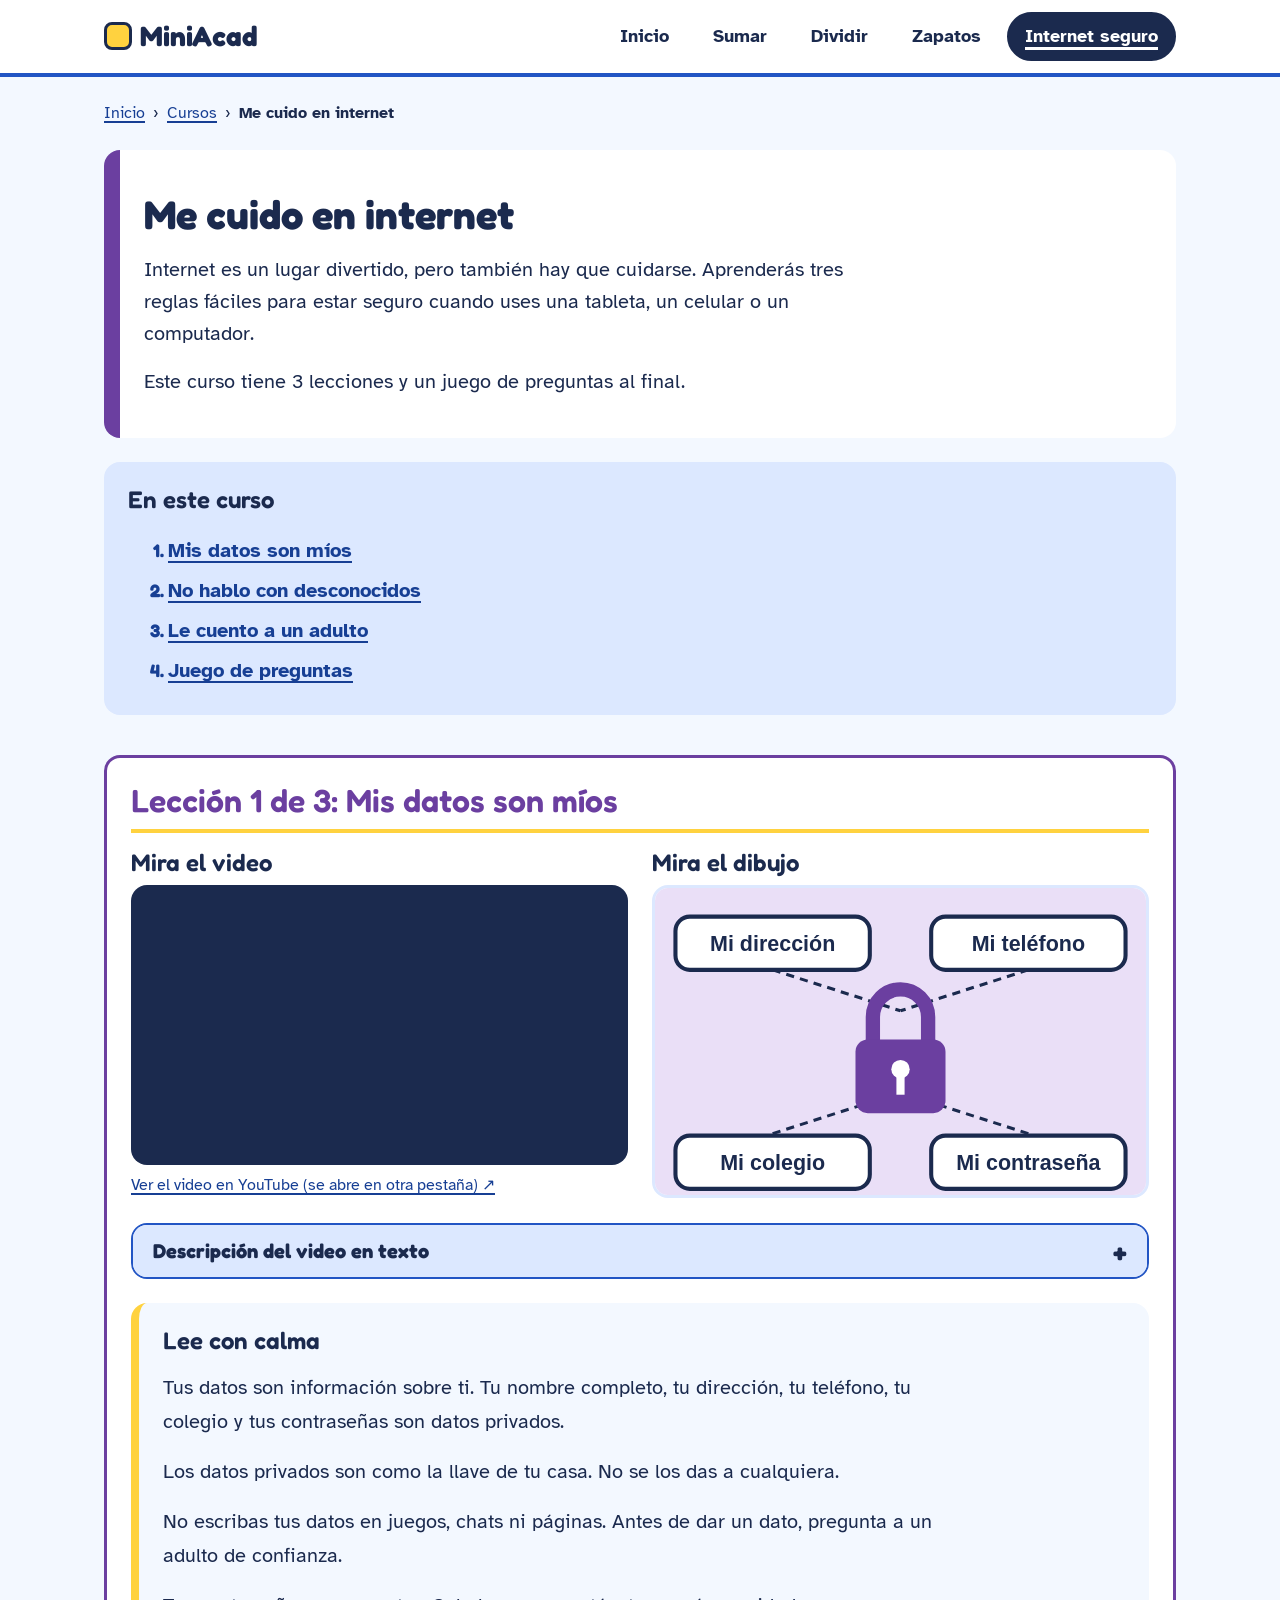
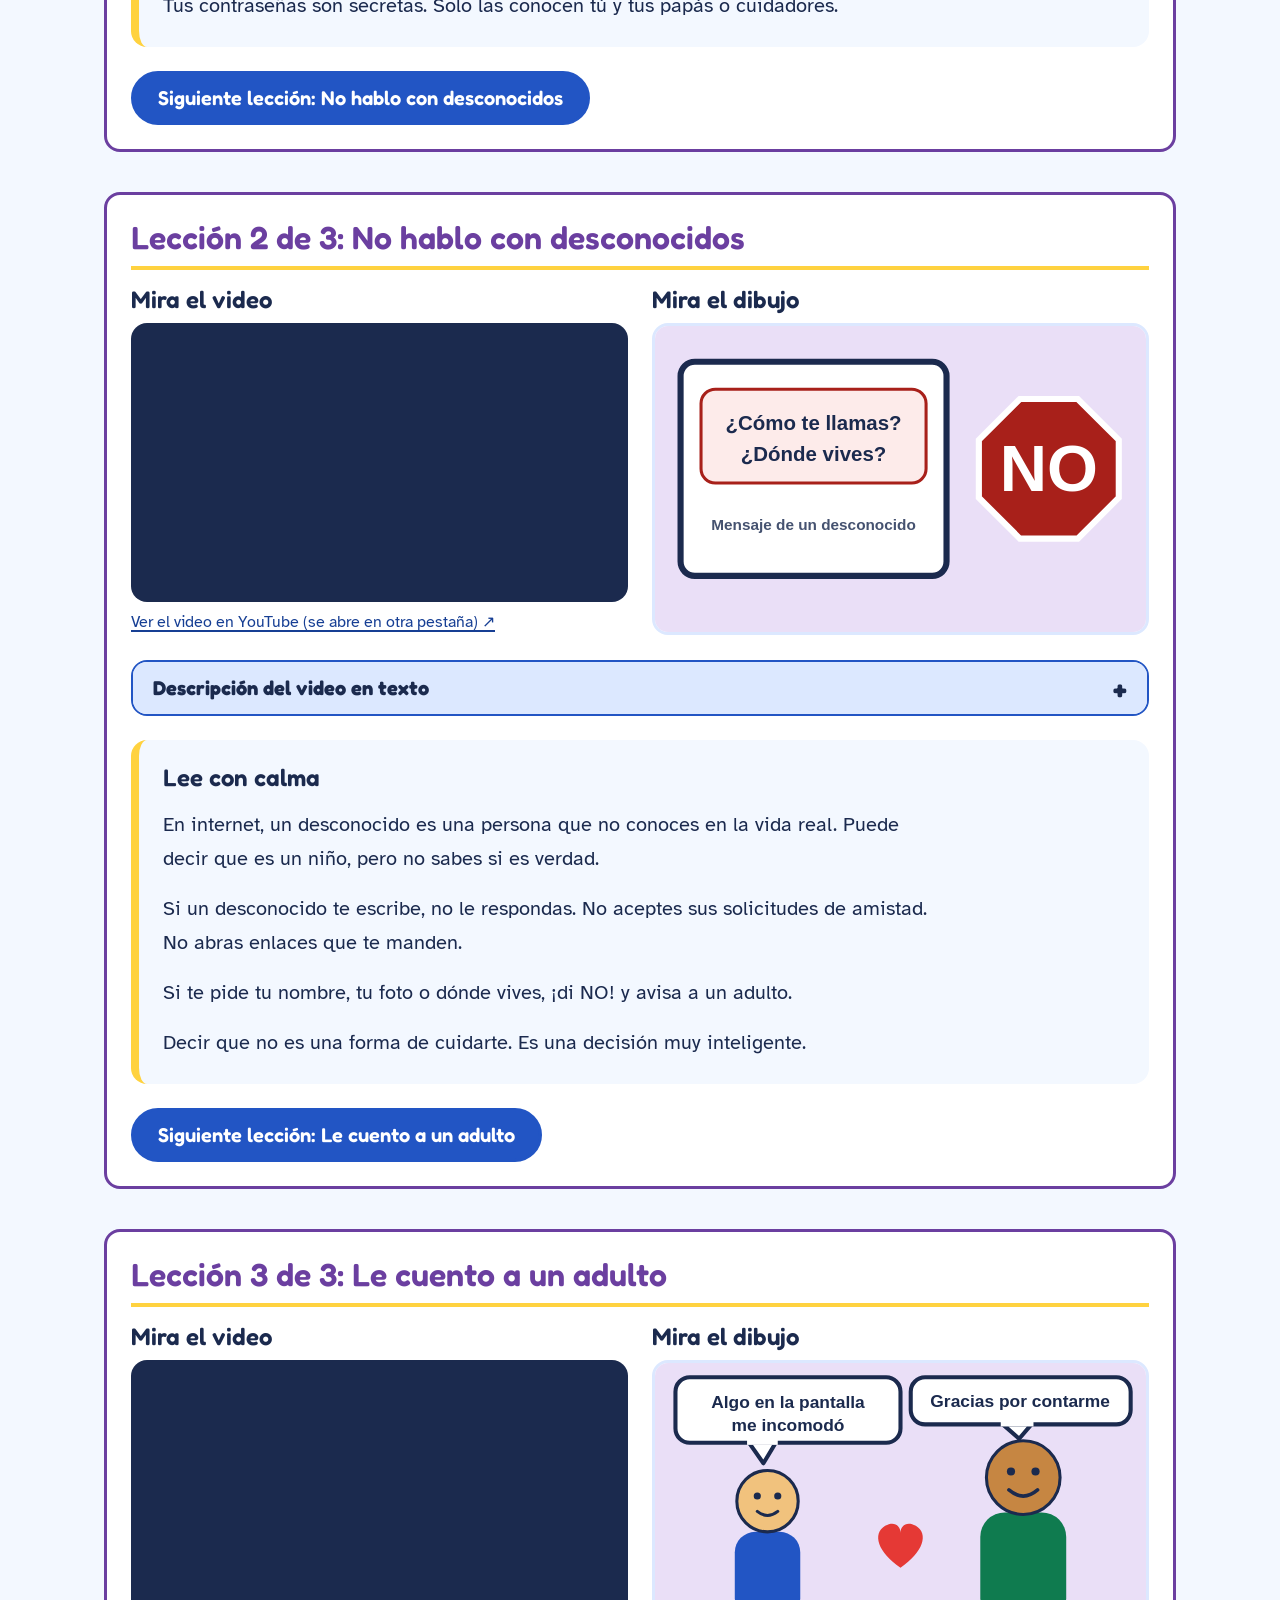
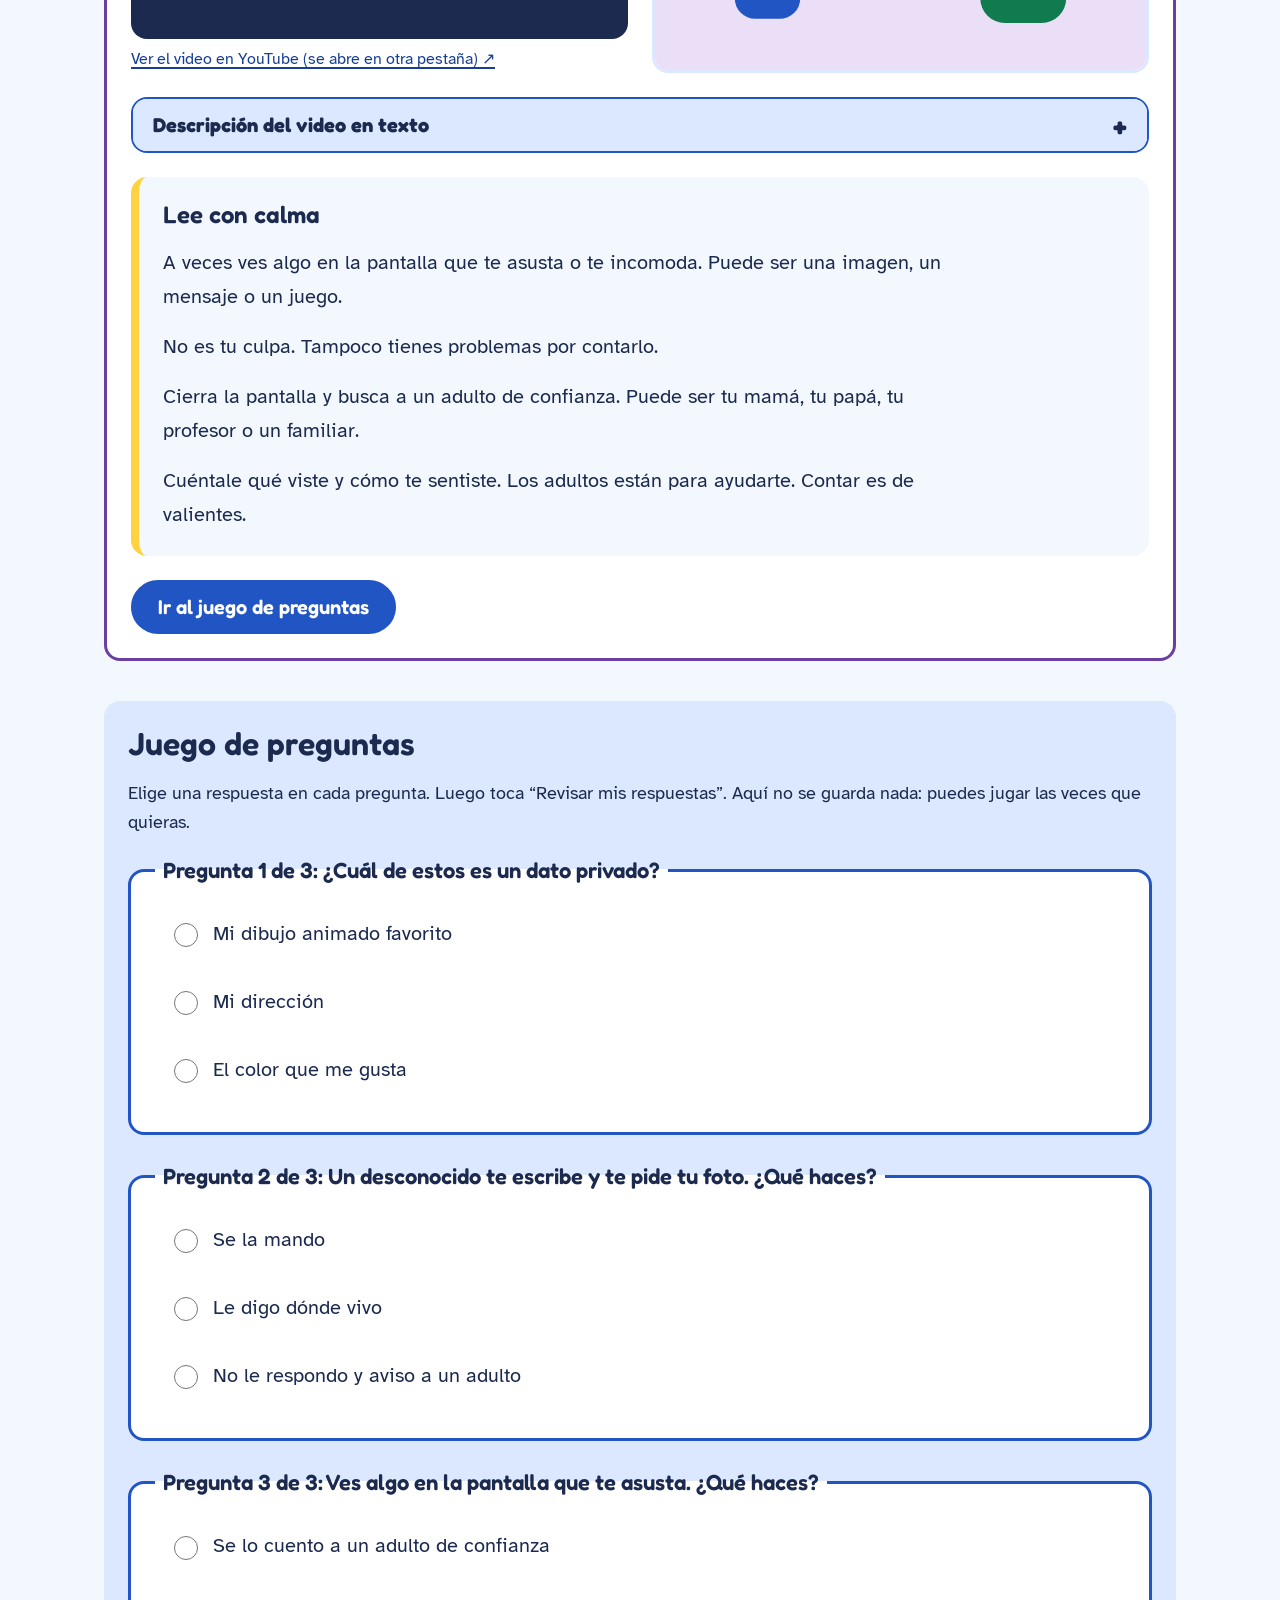
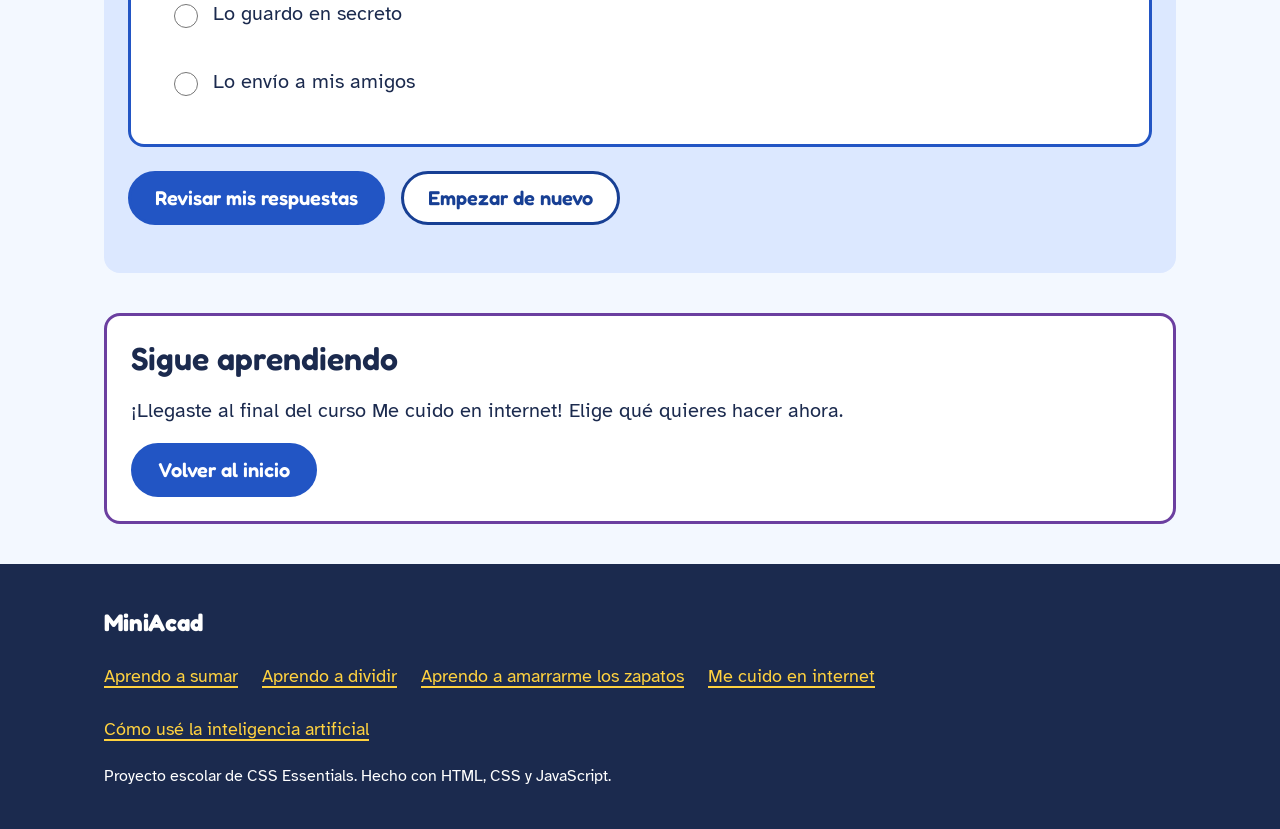
<file: cursos/internet-seguro.html>
<!DOCTYPE html>
<html lang="es">
<head>
  <meta charset="UTF-8">
  <meta name="viewport" content="width=device-width, initial-scale=1">
  <title>Me cuido en internet | MiniAcad</title>
  <meta name="description" content="Internet es un lugar divertido, pero también hay que cuidarse. Aprenderás tres reglas fáciles para estar seguro cuando uses una tableta, un celular o un computador.">

  <link rel="preconnect" href="https://fonts.googleapis.com">
  <link rel="preconnect" href="https://fonts.gstatic.com" crossorigin>
  <link rel="stylesheet" href="https://fonts.googleapis.com/css2?family=Atkinson+Hyperlegible:wght@400;700&amp;family=Fredoka:wght@500;600;700&amp;display=swap">

  <link rel="stylesheet" href="../css/estilos.css">
  <link rel="stylesheet" href="../css/responsivo.css">
</head>
<body class="curso-internet">

  <a class="salto" href="#contenido">Saltar al contenido</a>

  <header class="encabezado">
    <div class="encabezado__fila contenedor">
      <a class="logo" href="../index.html">MiniAcad<span class="solo-lectores">, ir al inicio</span></a>

      <button class="boton-menu" type="button" aria-expanded="false" aria-controls="menu-principal" hidden>Menú</button>

      <nav id="menu-principal" aria-label="Menú principal">
        <ul class="menu">
          <li><a href="../index.html">Inicio</a></li>
          <li><a href="sumar.html">Sumar</a></li>
          <li><a href="dividir.html">Dividir</a></li>
          <li><a href="zapatos.html">Zapatos</a></li>
          <li><a href="internet-seguro.html" aria-current="page">Internet seguro</a></li>
        </ul>
      </nav>
    </div>
  </header>

  <main id="contenido" class="contenedor" tabindex="-1">

    <nav class="migas" aria-label="Ruta de navegación">
      <ol>
        <li><a href="../index.html">Inicio</a></li>
        <li><a href="../index.html#catalogo">Cursos</a></li>
        <li><span aria-current="page">Me cuido en internet</span></li>
      </ol>
    </nav>

    <section class="curso-cabecera" aria-labelledby="titulo-curso">
      <h1 id="titulo-curso">Me cuido en internet</h1>
      <p>Internet es un lugar divertido, pero también hay que cuidarse. Aprenderás tres reglas fáciles para estar seguro cuando uses una tableta, un celular o un computador.</p>
      <p>Este curso tiene 3 lecciones y un juego de preguntas al final.</p>
    </section>

    <nav class="indice-lecciones" aria-label="Lecciones de este curso">
      <h2>En este curso</h2>
      <ol>
        <li><a href="#leccion-1">Mis datos son míos</a></li>
        <li><a href="#leccion-2">No hablo con desconocidos</a></li>
        <li><a href="#leccion-3">Le cuento a un adulto</a></li>
        <li><a href="#quiz">Juego de preguntas</a></li>
      </ol>
    </nav>

    <!-- ===== LECCIÓN 1 ===== -->
    <article class="leccion" id="leccion-1" aria-labelledby="titulo-leccion-1">
      <h2 id="titulo-leccion-1" tabindex="-1">Lección 1 de 3: Mis datos son míos</h2>

      <div class="leccion__multimedia">
        <div class="leccion__video">
          <h3>Mira el video</h3>
          <div class="video">
            <iframe src="https://www.youtube.com/embed/Epxwf26hJ9k?cc_load_policy=1&amp;hl=es&amp;rel=0" title="Video de la lección 1: Mis datos son míos" loading="lazy" allow="encrypted-media; picture-in-picture" referrerpolicy="strict-origin-when-cross-origin" allowfullscreen></iframe>
          </div>
          <p class="video__enlace"><a href="https://www.youtube.com/watch?v=Epxwf26hJ9k" target="_blank" rel="noopener">Ver el video en YouTube (se abre en otra pestaña)</a></p>
        </div>

        <div class="leccion__dibujo">
          <h3>Mira el dibujo</h3>
          <img src="../img/internet-leccion1.svg" alt="Un candado grande en el centro, rodeado de cuatro tarjetas: mi dirección, mi teléfono, mi colegio y mi contraseña." width="480" height="300" loading="lazy">
        </div>
      </div>

      <div class="acordeon">
        <h3><button class="acordeon__boton" type="button" aria-expanded="true" aria-controls="descripcion-1">Descripción del video en texto</button></h3>
        <div class="acordeon__panel" id="descripcion-1">
          <p>Lo que enseña el video: se explica qué datos son privados, como el nombre completo, la dirección, el teléfono, el colegio y las contraseñas, y por qué no se comparten en internet sin permiso de un adulto.</p>
        </div>
      </div>

      <div class="lectura">
        <h3>Lee con calma</h3>
        <p>Tus datos son información sobre ti. Tu nombre completo, tu dirección, tu teléfono, tu colegio y tus contraseñas son datos privados.</p>
        <p>Los datos privados son como la llave de tu casa. No se los das a cualquiera.</p>
        <p>No escribas tus datos en juegos, chats ni páginas. Antes de dar un dato, pregunta a un adulto de confianza.</p>
        <p>Tus contraseñas son secretas. Solo las conocen tú y tus papás o cuidadores.</p>
      </div>

      <p class="leccion__navegacion"><a class="boton" href="#leccion-2">Siguiente lección: No hablo con desconocidos</a></p>
    </article>

    <!-- ===== LECCIÓN 2 ===== -->
    <article class="leccion" id="leccion-2" aria-labelledby="titulo-leccion-2">
      <h2 id="titulo-leccion-2" tabindex="-1">Lección 2 de 3: No hablo con desconocidos</h2>

      <div class="leccion__multimedia">
        <div class="leccion__video">
          <h3>Mira el video</h3>
          <!-- REEMPLAZAR_ID_VIDEO (aparece 2 veces en esta lección: aquí y en el enlace de abajo).
               Busca en YouTube: no hablar con desconocidos en internet niños | peligros de los desconocidos online subtítulos español
               El video debe estar en español y tener subtítulos. -->
          <div class="video">
            <iframe src="https://www.youtube.com/embed/4TK_N6L5iBc?cc_load_policy=1&amp;hl=es&amp;rel=0" title="Video de la lección 2: No hablo con desconocidos" loading="lazy" allow="encrypted-media; picture-in-picture" referrerpolicy="strict-origin-when-cross-origin" allowfullscreen></iframe>
          </div>
          <p class="video__enlace"><a href="https://www.youtube.com/watch?v=4TK_N6L5iBc" target="_blank" rel="noopener">Ver el video en YouTube (se abre en otra pestaña)</a></p>
        </div>

        <div class="leccion__dibujo">
          <h3>Mira el dibujo</h3>
          <img src="../img/internet-leccion2.svg" alt="Una pantalla con un mensaje de un desconocido que pregunta cómo te llamas y dónde vives. A su lado hay una señal roja de alto con la palabra NO." width="480" height="300" loading="lazy">
        </div>
      </div>

      <div class="acordeon">
        <h3><button class="acordeon__boton" type="button" aria-expanded="true" aria-controls="descripcion-2">Descripción del video en texto</button></h3>
        <div class="acordeon__panel" id="descripcion-2">
          <p>Lo que enseña el video: se explica qué es un desconocido en internet y qué hacer si escribe: no responder, no aceptar solicitudes y avisar a un adulto.</p>
        </div>
      </div>

      <div class="lectura">
        <h3>Lee con calma</h3>
        <p>En internet, un desconocido es una persona que no conoces en la vida real. Puede decir que es un niño, pero no sabes si es verdad.</p>
        <p>Si un desconocido te escribe, no le respondas. No aceptes sus solicitudes de amistad. No abras enlaces que te manden.</p>
        <p>Si te pide tu nombre, tu foto o dónde vives, ¡di NO! y avisa a un adulto.</p>
        <p>Decir que no es una forma de cuidarte. Es una decisión muy inteligente.</p>
      </div>

      <p class="leccion__navegacion"><a class="boton" href="#leccion-3">Siguiente lección: Le cuento a un adulto</a></p>
    </article>

    <!-- ===== LECCIÓN 3 ===== -->
    <article class="leccion" id="leccion-3" aria-labelledby="titulo-leccion-3">
      <h2 id="titulo-leccion-3" tabindex="-1">Lección 3 de 3: Le cuento a un adulto</h2>

      <div class="leccion__multimedia">
        <div class="leccion__video">
          <h3>Mira el video</h3>
          <div class="video">
            <iframe src="https://www.youtube.com/embed/_uNnjFlFxsc?cc_load_policy=1&amp;hl=es&amp;rel=0" title="Video de la lección 3: Le cuento a un adulto" loading="lazy" allow="encrypted-media; picture-in-picture" referrerpolicy="strict-origin-when-cross-origin" allowfullscreen></iframe>
          </div>
          <p class="video__enlace"><a href="https://www.youtube.com/watch?v=_uNnjFlFxsc" target="_blank" rel="noopener">Ver el video en YouTube (se abre en otra pestaña)</a></p>
        </div>

        <div class="leccion__dibujo">
          <h3>Mira el dibujo</h3>
          <img src="../img/internet-leccion3.svg" alt="Un niño le cuenta a un adulto que algo en la pantalla lo incomodó. El adulto sonríe y responde: gracias por contarme. Entre los dos hay un corazón rojo." width="480" height="300" loading="lazy">
        </div>
      </div>

      <div class="acordeon">
        <h3><button class="acordeon__boton" type="button" aria-expanded="true" aria-controls="descripcion-3">Descripción del video en texto</button></h3>
        <div class="acordeon__panel" id="descripcion-3">
          <p>Lo que enseña el video: se muestra qué hacer cuando algo en la pantalla asusta o incomoda: cerrar la pantalla y contárselo a un adulto de confianza.</p>
        </div>
      </div>

      <div class="lectura">
        <h3>Lee con calma</h3>
        <p>A veces ves algo en la pantalla que te asusta o te incomoda. Puede ser una imagen, un mensaje o un juego.</p>
        <p>No es tu culpa. Tampoco tienes problemas por contarlo.</p>
        <p>Cierra la pantalla y busca a un adulto de confianza. Puede ser tu mamá, tu papá, tu profesor o un familiar.</p>
        <p>Cuéntale qué viste y cómo te sentiste. Los adultos están para ayudarte. Contar es de valientes.</p>
      </div>

      <p class="leccion__navegacion"><a class="boton" href="#quiz">Ir al juego de preguntas</a></p>
    </article>

    <!-- ===== JUEGO DE PREGUNTAS ===== -->
    <section id="quiz" class="quiz" aria-labelledby="titulo-quiz">
      <h2 id="titulo-quiz" tabindex="-1">Juego de preguntas</h2>
      <p>Elige una respuesta en cada pregunta. Luego toca “Revisar mis respuestas”. Aquí no se guarda nada: puedes jugar las veces que quieras.</p>

      <form id="formulario-quiz" action="#quiz">
        <fieldset class="pregunta">
          <legend>Pregunta 1 de 3: ¿Cuál de estos es un dato privado?</legend>
          <div class="opcion"><input type="radio" id="p1-a" name="p1" value="a"><label for="p1-a">Mi dibujo animado favorito</label></div>
          <div class="opcion"><input type="radio" id="p1-b" name="p1" value="b" data-correcta="true"><label for="p1-b">Mi dirección</label></div>
          <div class="opcion"><input type="radio" id="p1-c" name="p1" value="c"><label for="p1-c">El color que me gusta</label></div>
          <p class="pregunta__mensaje"></p>
        </fieldset>

        <fieldset class="pregunta">
          <legend>Pregunta 2 de 3: Un desconocido te escribe y te pide tu foto. ¿Qué haces?</legend>
          <div class="opcion"><input type="radio" id="p2-a" name="p2" value="a"><label for="p2-a">Se la mando</label></div>
          <div class="opcion"><input type="radio" id="p2-b" name="p2" value="b"><label for="p2-b">Le digo dónde vivo</label></div>
          <div class="opcion"><input type="radio" id="p2-c" name="p2" value="c" data-correcta="true"><label for="p2-c">No le respondo y aviso a un adulto</label></div>
          <p class="pregunta__mensaje"></p>
        </fieldset>

        <fieldset class="pregunta">
          <legend>Pregunta 3 de 3: Ves algo en la pantalla que te asusta. ¿Qué haces?</legend>
          <div class="opcion"><input type="radio" id="p3-a" name="p3" value="a" data-correcta="true"><label for="p3-a">Se lo cuento a un adulto de confianza</label></div>
          <div class="opcion"><input type="radio" id="p3-b" name="p3" value="b"><label for="p3-b">Lo guardo en secreto</label></div>
          <div class="opcion"><input type="radio" id="p3-c" name="p3" value="c"><label for="p3-c">Lo envío a mis amigos</label></div>
          <p class="pregunta__mensaje"></p>
        </fieldset>

        <div class="quiz__botones">
          <button class="boton" type="submit">Revisar mis respuestas</button>
          <button class="boton boton--secundario" type="reset">Empezar de nuevo</button>
        </div>

        <div class="quiz__resultado" id="resultado-quiz" aria-live="polite"></div>
      </form>

      <noscript><p>Para jugar con las preguntas necesitas activar JavaScript en tu navegador.</p></noscript>
    </section>

    <section class="fin-curso" aria-labelledby="titulo-siguiente">
      <h2 id="titulo-siguiente">Sigue aprendiendo</h2>
      <p>¡Llegaste al final del curso Me cuido en internet! Elige qué quieres hacer ahora.</p>
      <p class="fin-curso__botones">
        <a class="boton" href="../index.html">Volver al inicio</a>
      </p>
    </section>

  </main>

  <footer class="pie">
    <div class="pie__contenido contenedor">
      <p class="pie__marca">MiniAcad</p>

      <nav aria-label="Cursos">
        <ul class="pie__lista">
          <li><a href="sumar.html">Aprendo a sumar</a></li>
          <li><a href="dividir.html">Aprendo a dividir</a></li>
          <li><a href="zapatos.html">Aprendo a amarrarme los zapatos</a></li>
          <li><a href="internet-seguro.html">Me cuido en internet</a></li>
        </ul>
      </nav>

      <p><a href="../IA.html">Cómo usé la inteligencia artificial</a></p>
      <p class="pie__nota">Proyecto escolar de CSS Essentials. Hecho con HTML, CSS y JavaScript.</p>
    </div>
  </footer>

  <script src="../js/script.js" defer></script>
</body>
</html>
</file>
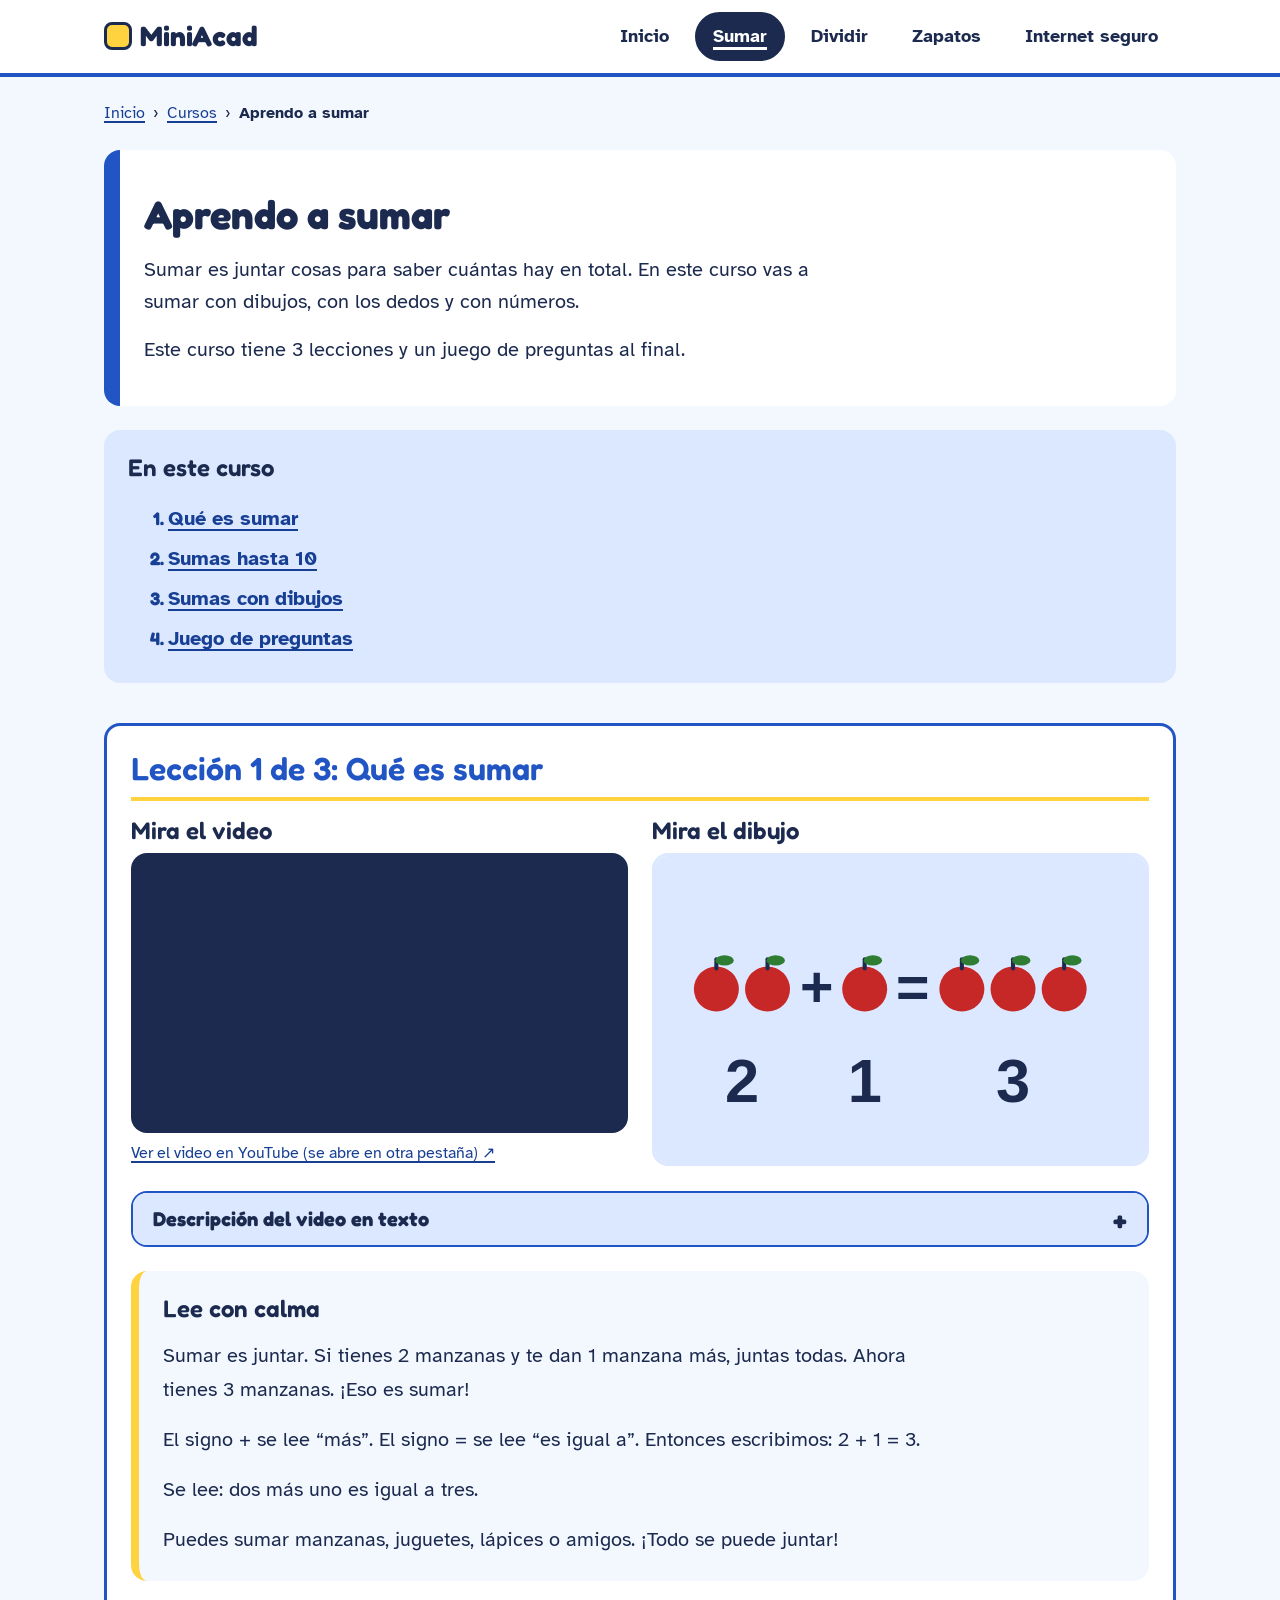
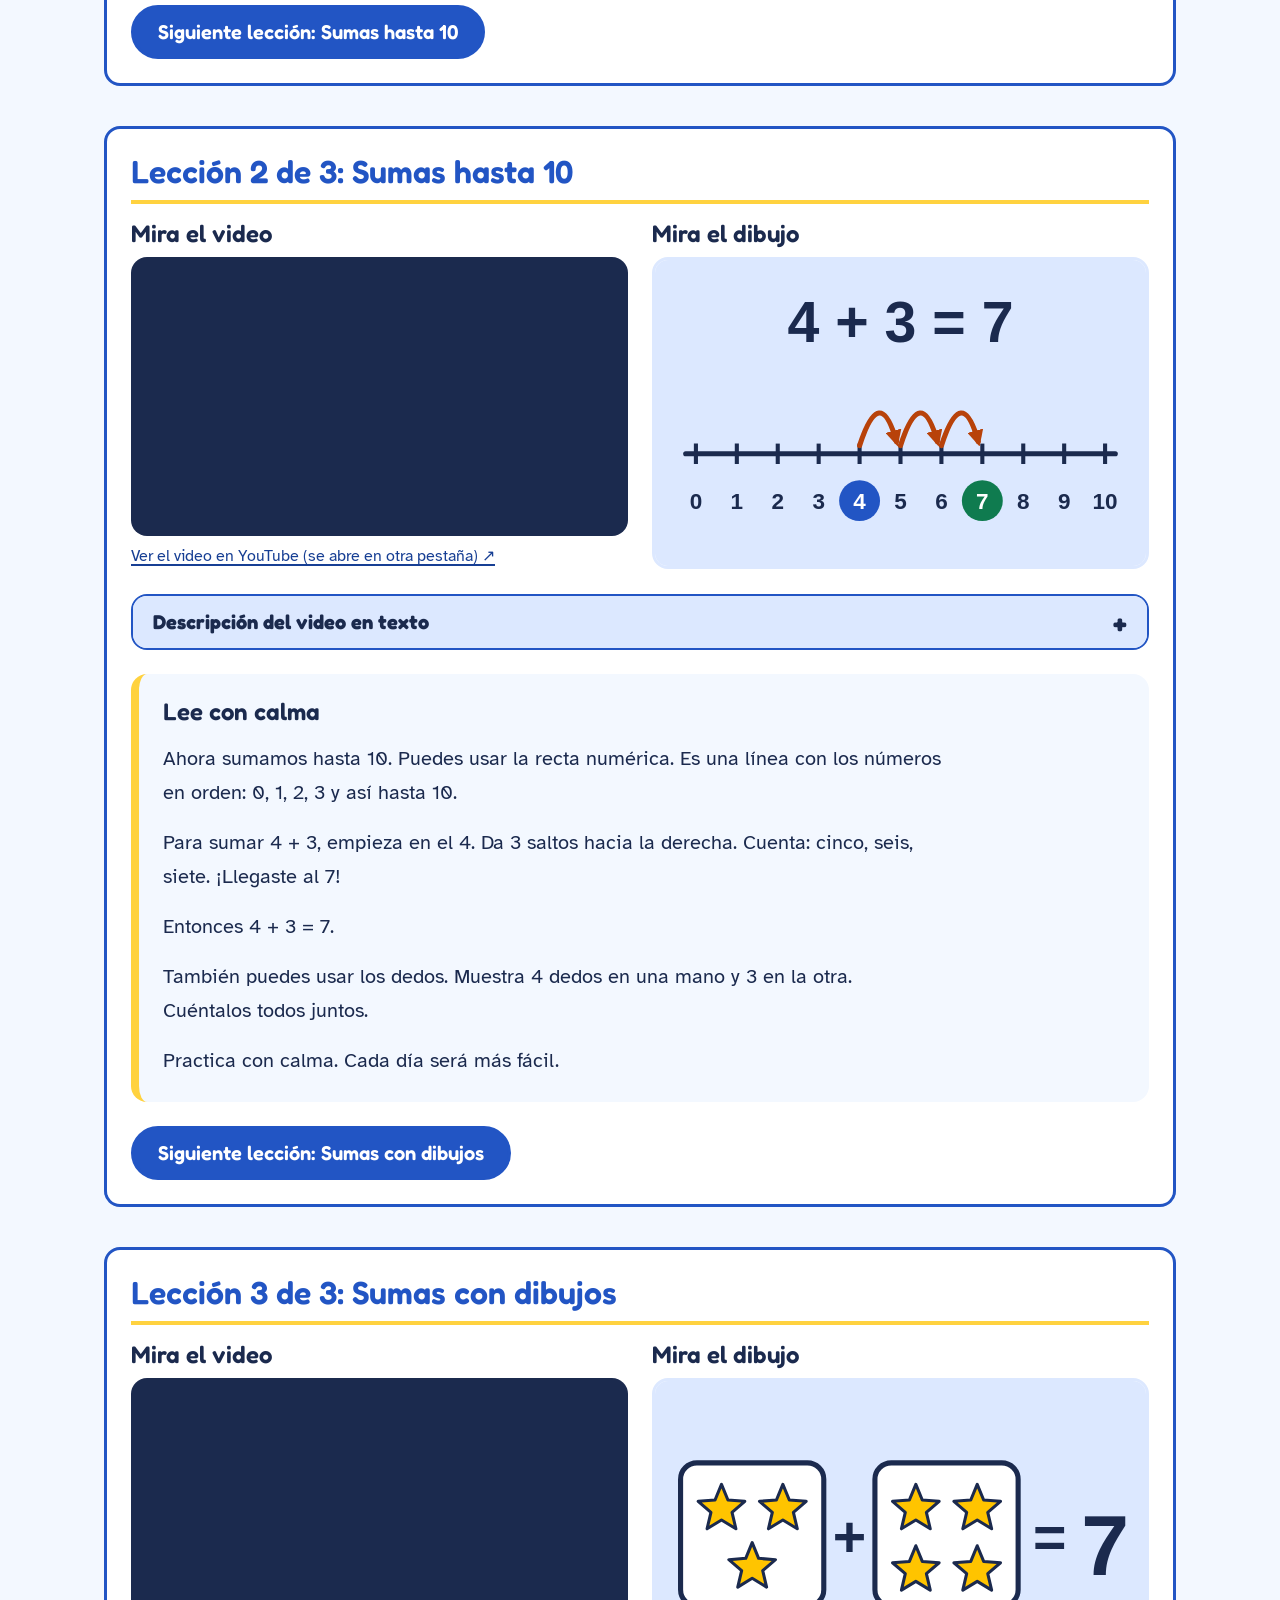
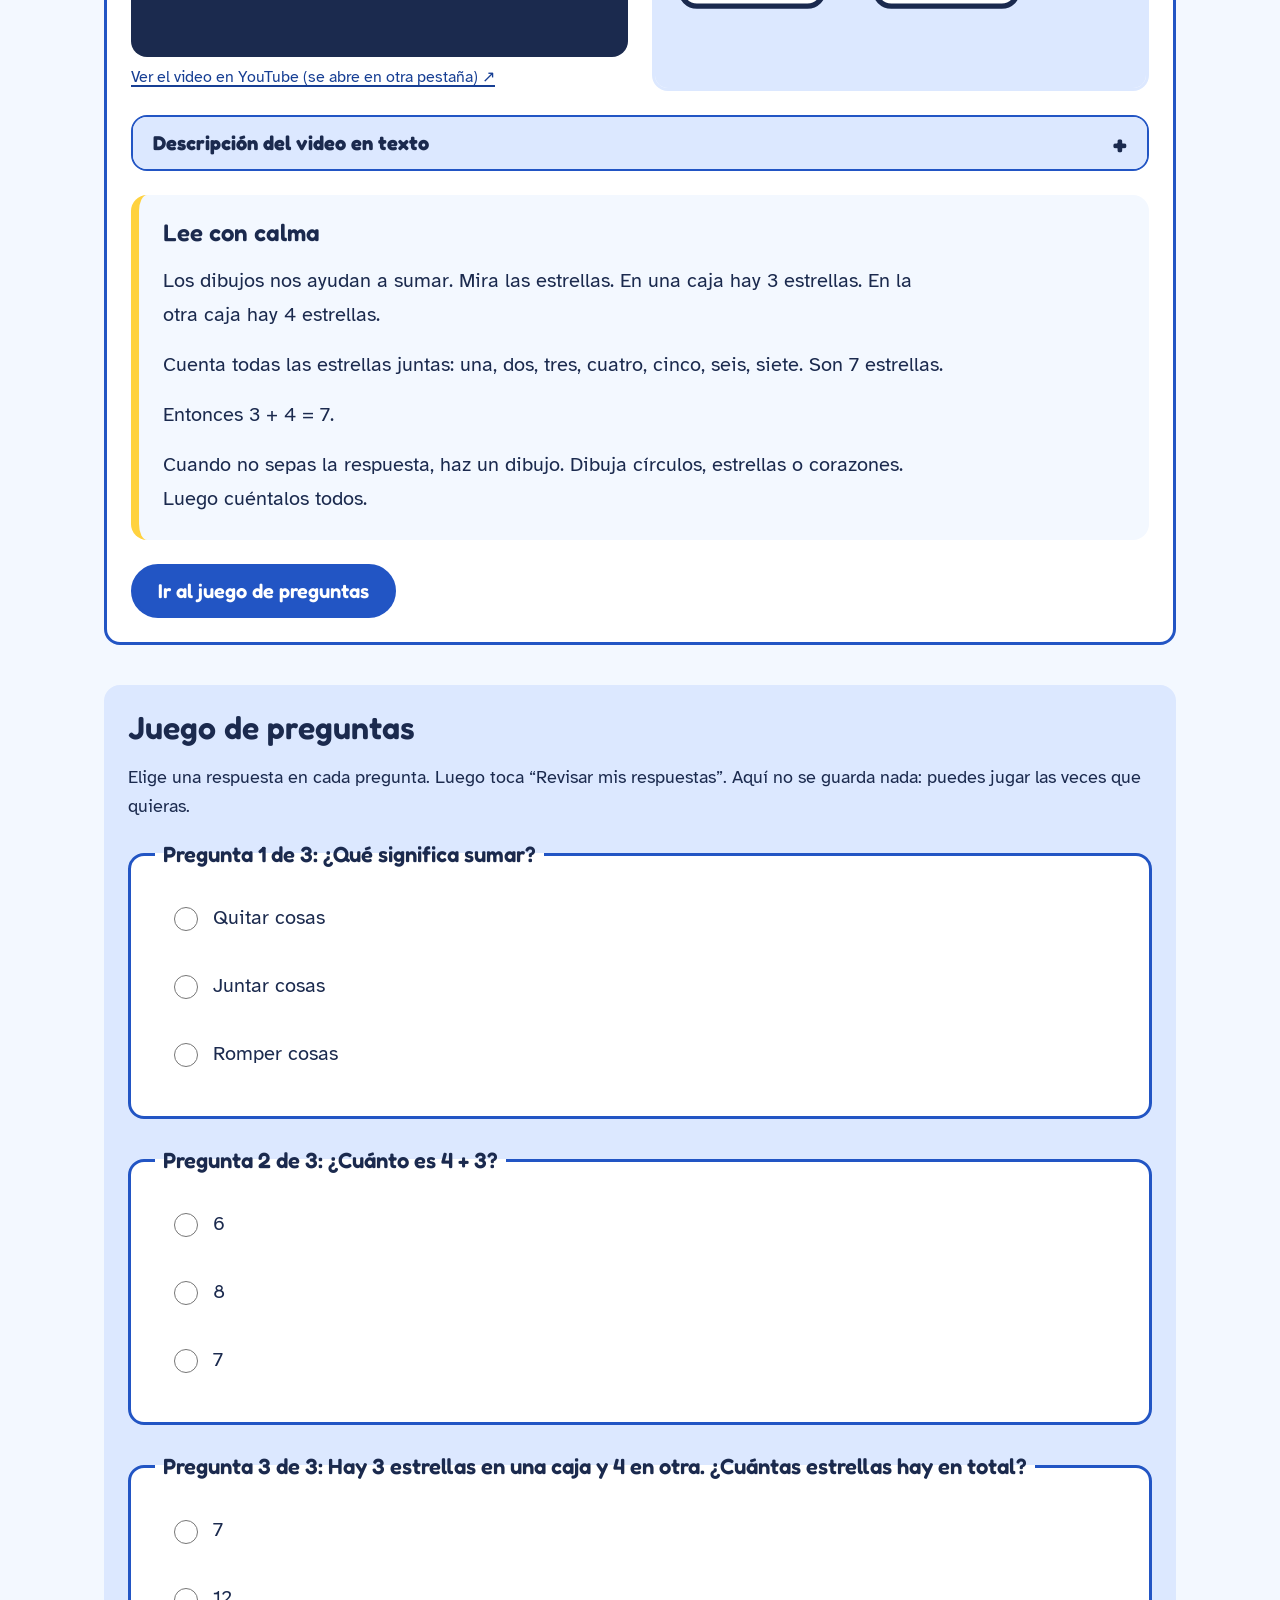
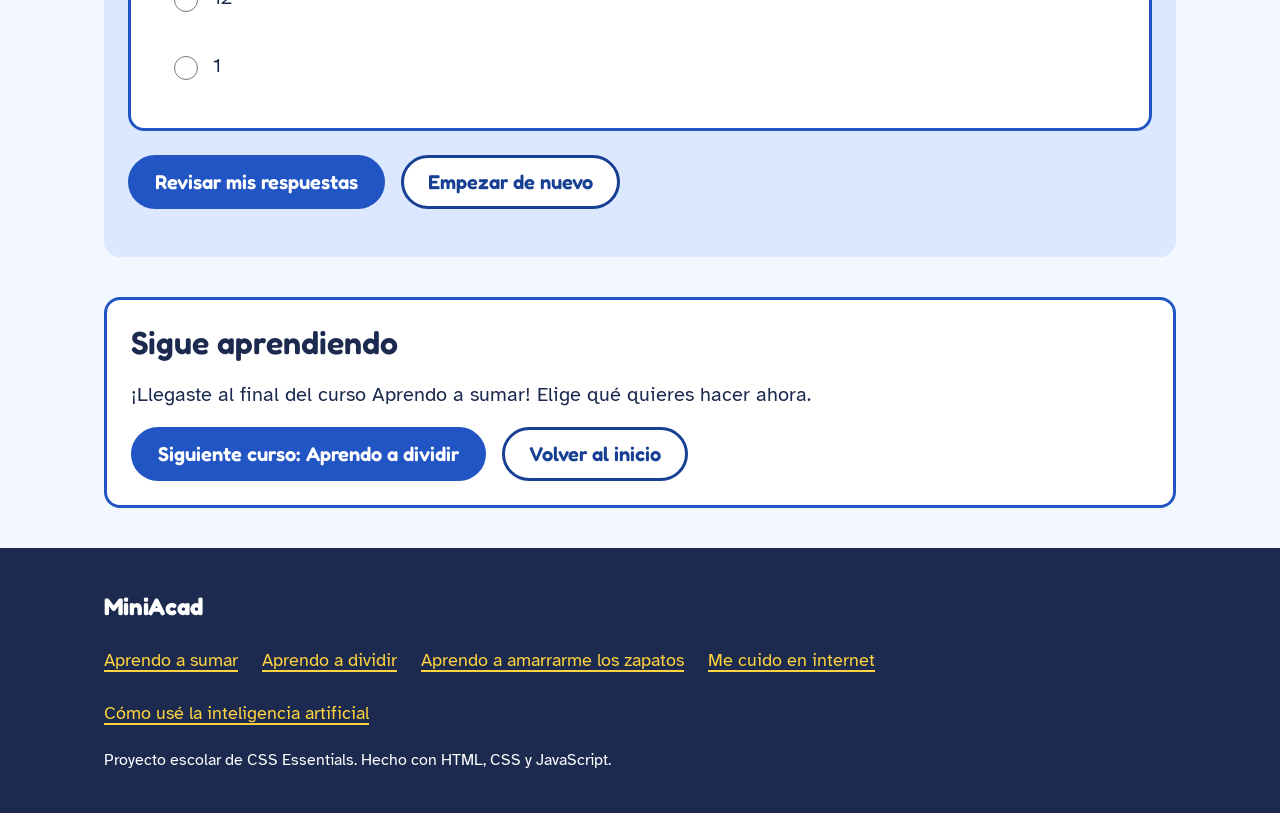
<file: cursos/sumar.html>
<!DOCTYPE html>
<html lang="es">
<head>
  <meta charset="UTF-8">
  <meta name="viewport" content="width=device-width, initial-scale=1">
  <title>Aprendo a sumar | MiniAcad</title>
  <meta name="description" content="Sumar es juntar cosas para saber cuántas hay en total. En este curso vas a sumar con dibujos, con los dedos y con números.">

  <link rel="preconnect" href="https://fonts.googleapis.com">
  <link rel="preconnect" href="https://fonts.gstatic.com" crossorigin>
  <link rel="stylesheet" href="https://fonts.googleapis.com/css2?family=Atkinson+Hyperlegible:wght@400;700&amp;family=Fredoka:wght@500;600;700&amp;display=swap">

  <link rel="stylesheet" href="../css/estilos.css">
  <link rel="stylesheet" href="../css/responsivo.css">
</head>
<body class="curso-sumar">

  <a class="salto" href="#contenido">Saltar al contenido</a>

  <header class="encabezado">
    <div class="encabezado__fila contenedor">
      <a class="logo" href="../index.html">MiniAcad<span class="solo-lectores">, ir al inicio</span></a>

      <button class="boton-menu" type="button" aria-expanded="false" aria-controls="menu-principal" hidden>Menú</button>

      <nav id="menu-principal" aria-label="Menú principal">
        <ul class="menu">
          <li><a href="../index.html">Inicio</a></li>
          <li><a href="sumar.html" aria-current="page">Sumar</a></li>
          <li><a href="dividir.html">Dividir</a></li>
          <li><a href="zapatos.html">Zapatos</a></li>
          <li><a href="internet-seguro.html">Internet seguro</a></li>
        </ul>
      </nav>
    </div>
  </header>

  <main id="contenido" class="contenedor" tabindex="-1">

    <nav class="migas" aria-label="Ruta de navegación">
      <ol>
        <li><a href="../index.html">Inicio</a></li>
        <li><a href="../index.html#catalogo">Cursos</a></li>
        <li><span aria-current="page">Aprendo a sumar</span></li>
      </ol>
    </nav>

    <section class="curso-cabecera" aria-labelledby="titulo-curso">
      <h1 id="titulo-curso">Aprendo a sumar</h1>
      <p>Sumar es juntar cosas para saber cuántas hay en total. En este curso vas a sumar con dibujos, con los dedos y con números.</p>
      <p>Este curso tiene 3 lecciones y un juego de preguntas al final.</p>
    </section>

    <nav class="indice-lecciones" aria-label="Lecciones de este curso">
      <h2>En este curso</h2>
      <ol>
        <li><a href="#leccion-1">Qué es sumar</a></li>
        <li><a href="#leccion-2">Sumas hasta 10</a></li>
        <li><a href="#leccion-3">Sumas con dibujos</a></li>
        <li><a href="#quiz">Juego de preguntas</a></li>
      </ol>
    </nav>

    <!-- ===== LECCIÓN 1 ===== -->
    <article class="leccion" id="leccion-1" aria-labelledby="titulo-leccion-1">
      <h2 id="titulo-leccion-1" tabindex="-1">Lección 1 de 3: Qué es sumar</h2>

      <div class="leccion__multimedia">
        <div class="leccion__video">
          <h3>Mira el video</h3>
          <div class="video">
            <iframe src="https://www.youtube.com/embed/oexd_Dfic_Q?cc_load_policy=1&amp;hl=es&amp;rel=0" title="Video de la lección 1: Qué es sumar" loading="lazy" allow="encrypted-media; picture-in-picture" referrerpolicy="strict-origin-when-cross-origin" allowfullscreen></iframe>
          </div>
          <p class="video__enlace"><a href="https://www.youtube.com/watch?v=oexd_Dfic_Q" target="_blank" rel="noopener">Ver el video en YouTube (se abre en otra pestaña)</a></p>
        </div>

        <div class="leccion__dibujo">
          <h3>Mira el dibujo</h3>
          <img src="../img/sumar-leccion1.svg" alt="Dibujo de 2 manzanas rojas, el signo más, 1 manzana roja, el signo igual y 3 manzanas rojas. Debajo están los números 2, 1 y 3." width="480" height="300" loading="lazy">
        </div>
      </div>

      <div class="acordeon">
        <h3><button class="acordeon__boton" type="button" aria-expanded="true" aria-controls="descripcion-1">Descripción del video en texto</button></h3>
        <div class="acordeon__panel" id="descripcion-1">
          <p>Lo que enseña el video: se muestran dos grupos de objetos. Los dos grupos se juntan y se cuentan todos. Al final se escribe la suma con números, usando el signo más y el signo igual.</p>
        </div>
      </div>

      <div class="lectura">
        <h3>Lee con calma</h3>
        <p>Sumar es juntar. Si tienes 2 manzanas y te dan 1 manzana más, juntas todas. Ahora tienes 3 manzanas. ¡Eso es sumar!</p>
        <p>El signo + se lee “más”. El signo = se lee “es igual a”. Entonces escribimos: 2 + 1 = 3.</p>
        <p>Se lee: dos más uno es igual a tres.</p>
        <p>Puedes sumar manzanas, juguetes, lápices o amigos. ¡Todo se puede juntar!</p>
      </div>

      <p class="leccion__navegacion"><a class="boton" href="#leccion-2">Siguiente lección: Sumas hasta 10</a></p>
    </article>

    <!-- ===== LECCIÓN 2 ===== -->
    <article class="leccion" id="leccion-2" aria-labelledby="titulo-leccion-2">
      <h2 id="titulo-leccion-2" tabindex="-1">Lección 2 de 3: Sumas hasta 10</h2>

      <div class="leccion__multimedia">
        <div class="leccion__video">
          <h3>Mira el video</h3>
          <div class="video">
            <iframe src="https://www.youtube.com/embed/kmCQpT_eqNM?cc_load_policy=1&amp;hl=es&amp;rel=0" title="Video de la lección 2: Sumas hasta 10" loading="lazy" allow="encrypted-media; picture-in-picture" referrerpolicy="strict-origin-when-cross-origin" allowfullscreen></iframe>
          </div>
          <p class="video__enlace"><a href="https://www.youtube.com/watch?v=kmCQpT_eqNM" target="_blank" rel="noopener">Ver el video en YouTube (se abre en otra pestaña)</a></p>
        </div>

        <div class="leccion__dibujo">
          <h3>Mira el dibujo</h3>
          <img src="../img/sumar-leccion2.svg" alt="Recta numérica del 0 al 10. Tres saltos naranjas van desde el 4 hasta el 7. Arriba dice 4 + 3 = 7." width="480" height="300" loading="lazy">
        </div>
      </div>

      <div class="acordeon">
        <h3><button class="acordeon__boton" type="button" aria-expanded="true" aria-controls="descripcion-2">Descripción del video en texto</button></h3>
        <div class="acordeon__panel" id="descripcion-2">
          <p>Lo que enseña el video: aparece una línea con los números del 0 al 10. Se empieza en un número y se dan saltos hacia la derecha, uno por cada número que se suma. El número donde se termina es el resultado.</p>
        </div>
      </div>

      <div class="lectura">
        <h3>Lee con calma</h3>
        <p>Ahora sumamos hasta 10. Puedes usar la recta numérica. Es una línea con los números en orden: 0, 1, 2, 3 y así hasta 10.</p>
        <p>Para sumar 4 + 3, empieza en el 4. Da 3 saltos hacia la derecha. Cuenta: cinco, seis, siete. ¡Llegaste al 7!</p>
        <p>Entonces 4 + 3 = 7.</p>
        <p>También puedes usar los dedos. Muestra 4 dedos en una mano y 3 en la otra. Cuéntalos todos juntos.</p>
        <p>Practica con calma. Cada día será más fácil.</p>
      </div>

      <p class="leccion__navegacion"><a class="boton" href="#leccion-3">Siguiente lección: Sumas con dibujos</a></p>
    </article>

    <!-- ===== LECCIÓN 3 ===== -->
    <article class="leccion" id="leccion-3" aria-labelledby="titulo-leccion-3">
      <h2 id="titulo-leccion-3" tabindex="-1">Lección 3 de 3: Sumas con dibujos</h2>

      <div class="leccion__multimedia">
        <div class="leccion__video">
          <h3>Mira el video</h3>
          <div class="video">
            <iframe src="https://www.youtube.com/embed/FY5oSo9bFwM?cc_load_policy=1&amp;hl=es&amp;rel=0" title="Video de la lección 3: Sumas con dibujos" loading="lazy" allow="encrypted-media; picture-in-picture" referrerpolicy="strict-origin-when-cross-origin" allowfullscreen></iframe>
          </div>
          <p class="video__enlace"><a href="https://www.youtube.com/watch?v=FY5oSo9bFwM" target="_blank" rel="noopener">Ver el video en YouTube (se abre en otra pestaña)</a></p>
        </div>

        <div class="leccion__dibujo">
          <h3>Mira el dibujo</h3>
          <img src="../img/sumar-leccion3.svg" alt="Una caja con 3 estrellas amarillas, el signo más, otra caja con 4 estrellas amarillas, el signo igual y el número 7." width="480" height="300" loading="lazy">
        </div>
      </div>

      <div class="acordeon">
        <h3><button class="acordeon__boton" type="button" aria-expanded="true" aria-controls="descripcion-3">Descripción del video en texto</button></h3>
        <div class="acordeon__panel" id="descripcion-3">
          <p>Lo que enseña el video: se dibujan grupos de figuras, como estrellas o círculos. Se cuentan todas las figuras juntas y se escribe la suma con números.</p>
        </div>
      </div>

      <div class="lectura">
        <h3>Lee con calma</h3>
        <p>Los dibujos nos ayudan a sumar. Mira las estrellas. En una caja hay 3 estrellas. En la otra caja hay 4 estrellas.</p>
        <p>Cuenta todas las estrellas juntas: una, dos, tres, cuatro, cinco, seis, siete. Son 7 estrellas.</p>
        <p>Entonces 3 + 4 = 7.</p>
        <p>Cuando no sepas la respuesta, haz un dibujo. Dibuja círculos, estrellas o corazones. Luego cuéntalos todos.</p>
      </div>

      <p class="leccion__navegacion"><a class="boton" href="#quiz">Ir al juego de preguntas</a></p>
    </article>

    <!-- ===== JUEGO DE PREGUNTAS ===== -->
    <section id="quiz" class="quiz" aria-labelledby="titulo-quiz">
      <h2 id="titulo-quiz" tabindex="-1">Juego de preguntas</h2>
      <p>Elige una respuesta en cada pregunta. Luego toca “Revisar mis respuestas”. Aquí no se guarda nada: puedes jugar las veces que quieras.</p>

      <form id="formulario-quiz" action="#quiz">
        <fieldset class="pregunta">
          <legend>Pregunta 1 de 3: ¿Qué significa sumar?</legend>
          <div class="opcion"><input type="radio" id="p1-a" name="p1" value="a"><label for="p1-a">Quitar cosas</label></div>
          <div class="opcion"><input type="radio" id="p1-b" name="p1" value="b" data-correcta="true"><label for="p1-b">Juntar cosas</label></div>
          <div class="opcion"><input type="radio" id="p1-c" name="p1" value="c"><label for="p1-c">Romper cosas</label></div>
          <p class="pregunta__mensaje"></p>
        </fieldset>

        <fieldset class="pregunta">
          <legend>Pregunta 2 de 3: ¿Cuánto es 4 + 3?</legend>
          <div class="opcion"><input type="radio" id="p2-a" name="p2" value="a"><label for="p2-a">6</label></div>
          <div class="opcion"><input type="radio" id="p2-b" name="p2" value="b"><label for="p2-b">8</label></div>
          <div class="opcion"><input type="radio" id="p2-c" name="p2" value="c" data-correcta="true"><label for="p2-c">7</label></div>
          <p class="pregunta__mensaje"></p>
        </fieldset>

        <fieldset class="pregunta">
          <legend>Pregunta 3 de 3: Hay 3 estrellas en una caja y 4 en otra. ¿Cuántas estrellas hay en total?</legend>
          <div class="opcion"><input type="radio" id="p3-a" name="p3" value="a" data-correcta="true"><label for="p3-a">7</label></div>
          <div class="opcion"><input type="radio" id="p3-b" name="p3" value="b"><label for="p3-b">12</label></div>
          <div class="opcion"><input type="radio" id="p3-c" name="p3" value="c"><label for="p3-c">1</label></div>
          <p class="pregunta__mensaje"></p>
        </fieldset>

        <div class="quiz__botones">
          <button class="boton" type="submit">Revisar mis respuestas</button>
          <button class="boton boton--secundario" type="reset">Empezar de nuevo</button>
        </div>

        <div class="quiz__resultado" id="resultado-quiz" aria-live="polite"></div>
      </form>

      <noscript><p>Para jugar con las preguntas necesitas activar JavaScript en tu navegador.</p></noscript>
    </section>

    <section class="fin-curso" aria-labelledby="titulo-siguiente">
      <h2 id="titulo-siguiente">Sigue aprendiendo</h2>
      <p>¡Llegaste al final del curso Aprendo a sumar! Elige qué quieres hacer ahora.</p>
      <p class="fin-curso__botones">
        <a class="boton" href="dividir.html">Siguiente curso: Aprendo a dividir</a>
        <a class="boton boton--secundario" href="../index.html">Volver al inicio</a>
      </p>
    </section>

  </main>

  <footer class="pie">
    <div class="pie__contenido contenedor">
      <p class="pie__marca">MiniAcad</p>

      <nav aria-label="Cursos">
        <ul class="pie__lista">
          <li><a href="sumar.html">Aprendo a sumar</a></li>
          <li><a href="dividir.html">Aprendo a dividir</a></li>
          <li><a href="zapatos.html">Aprendo a amarrarme los zapatos</a></li>
          <li><a href="internet-seguro.html">Me cuido en internet</a></li>
        </ul>
      </nav>

      <p><a href="../IA.html">Cómo usé la inteligencia artificial</a></p>
      <p class="pie__nota">Proyecto escolar de CSS Essentials. Hecho con HTML, CSS y JavaScript.</p>
    </div>
  </footer>

  <script src="../js/script.js" defer></script>
</body>
</html>
</file>
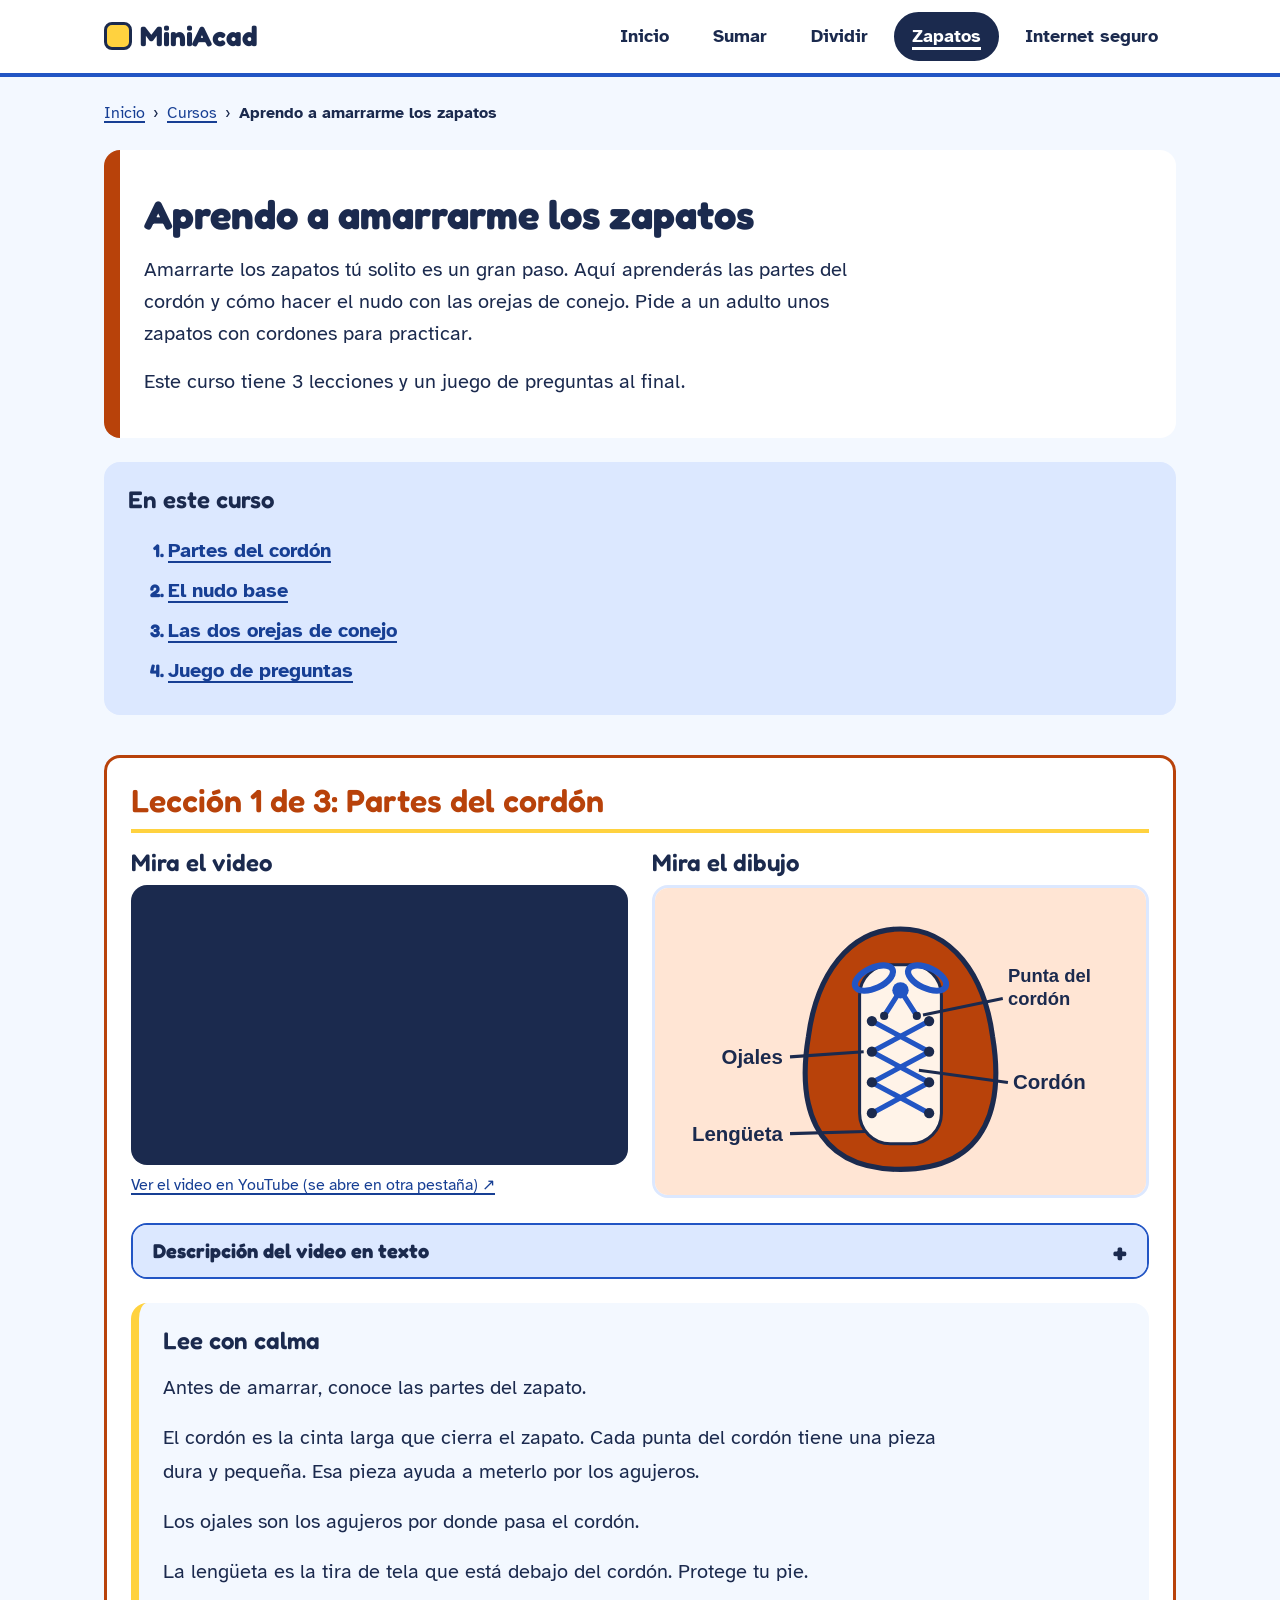
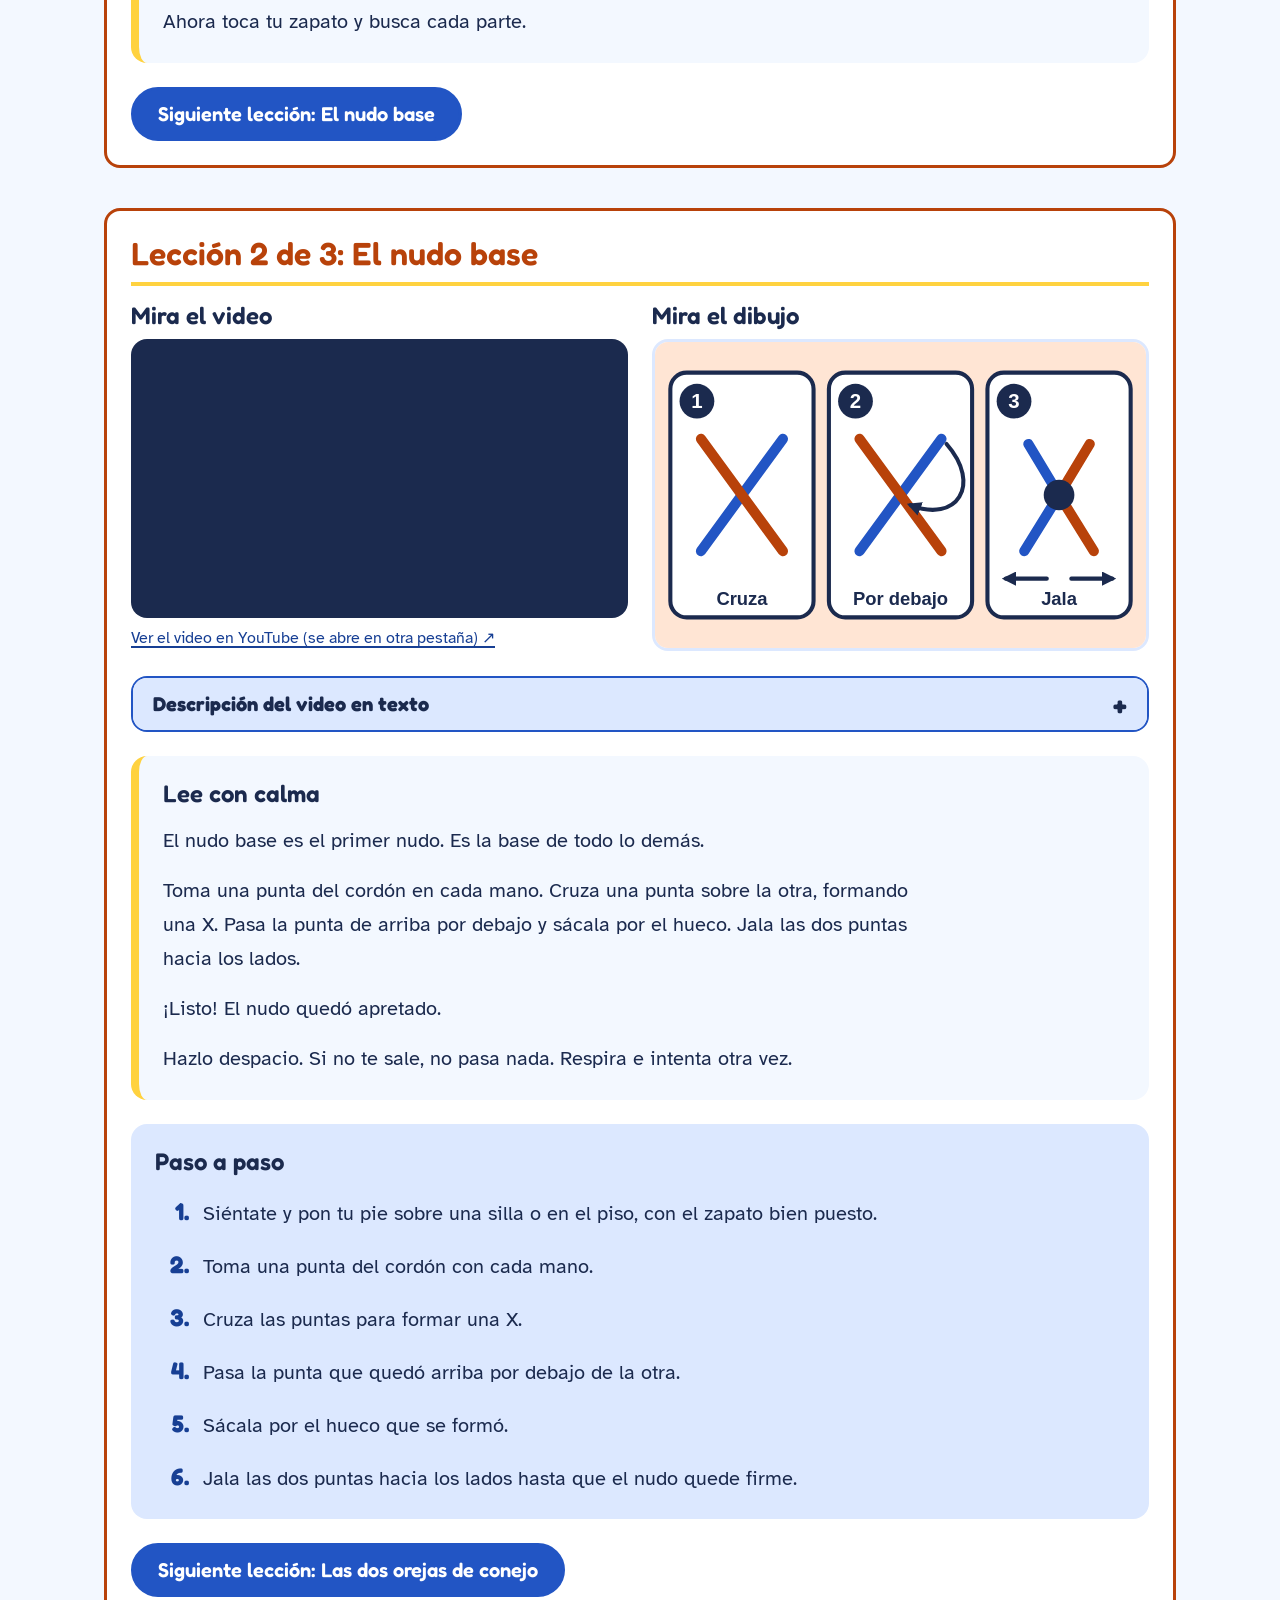
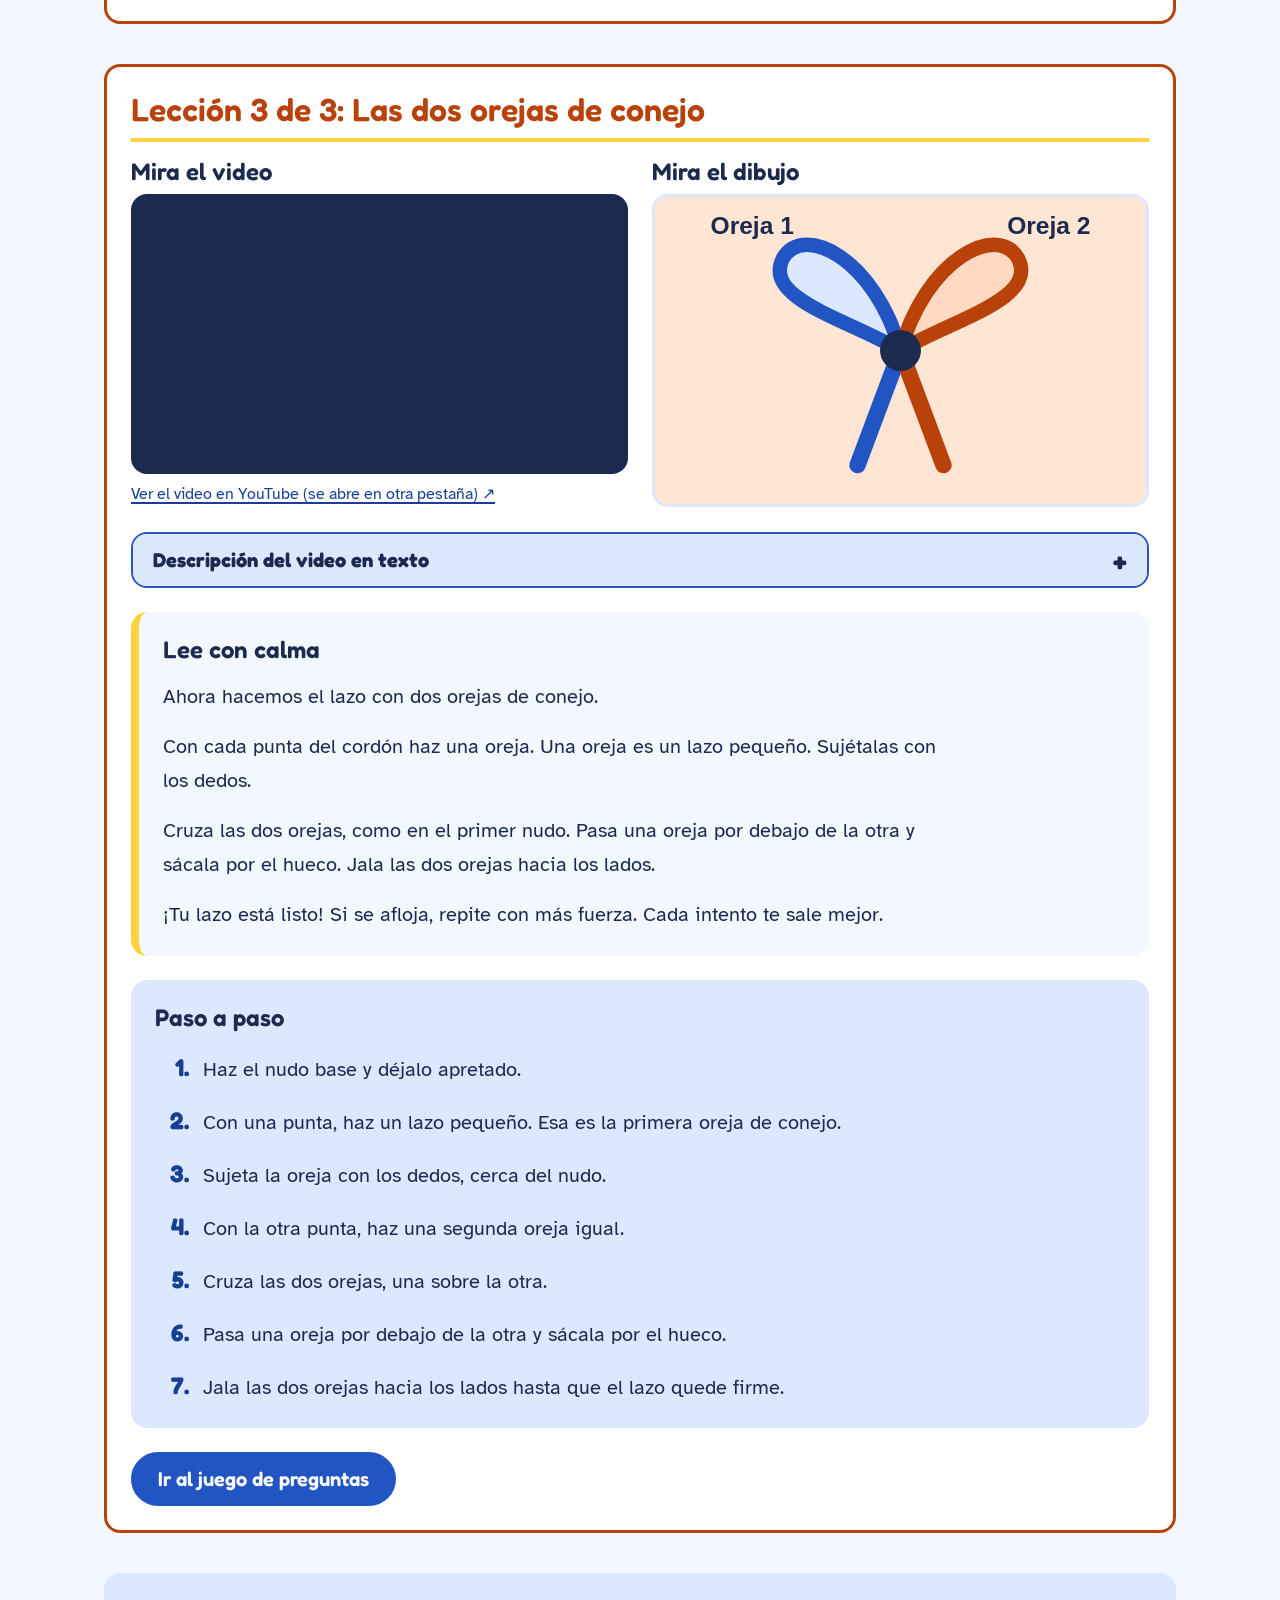
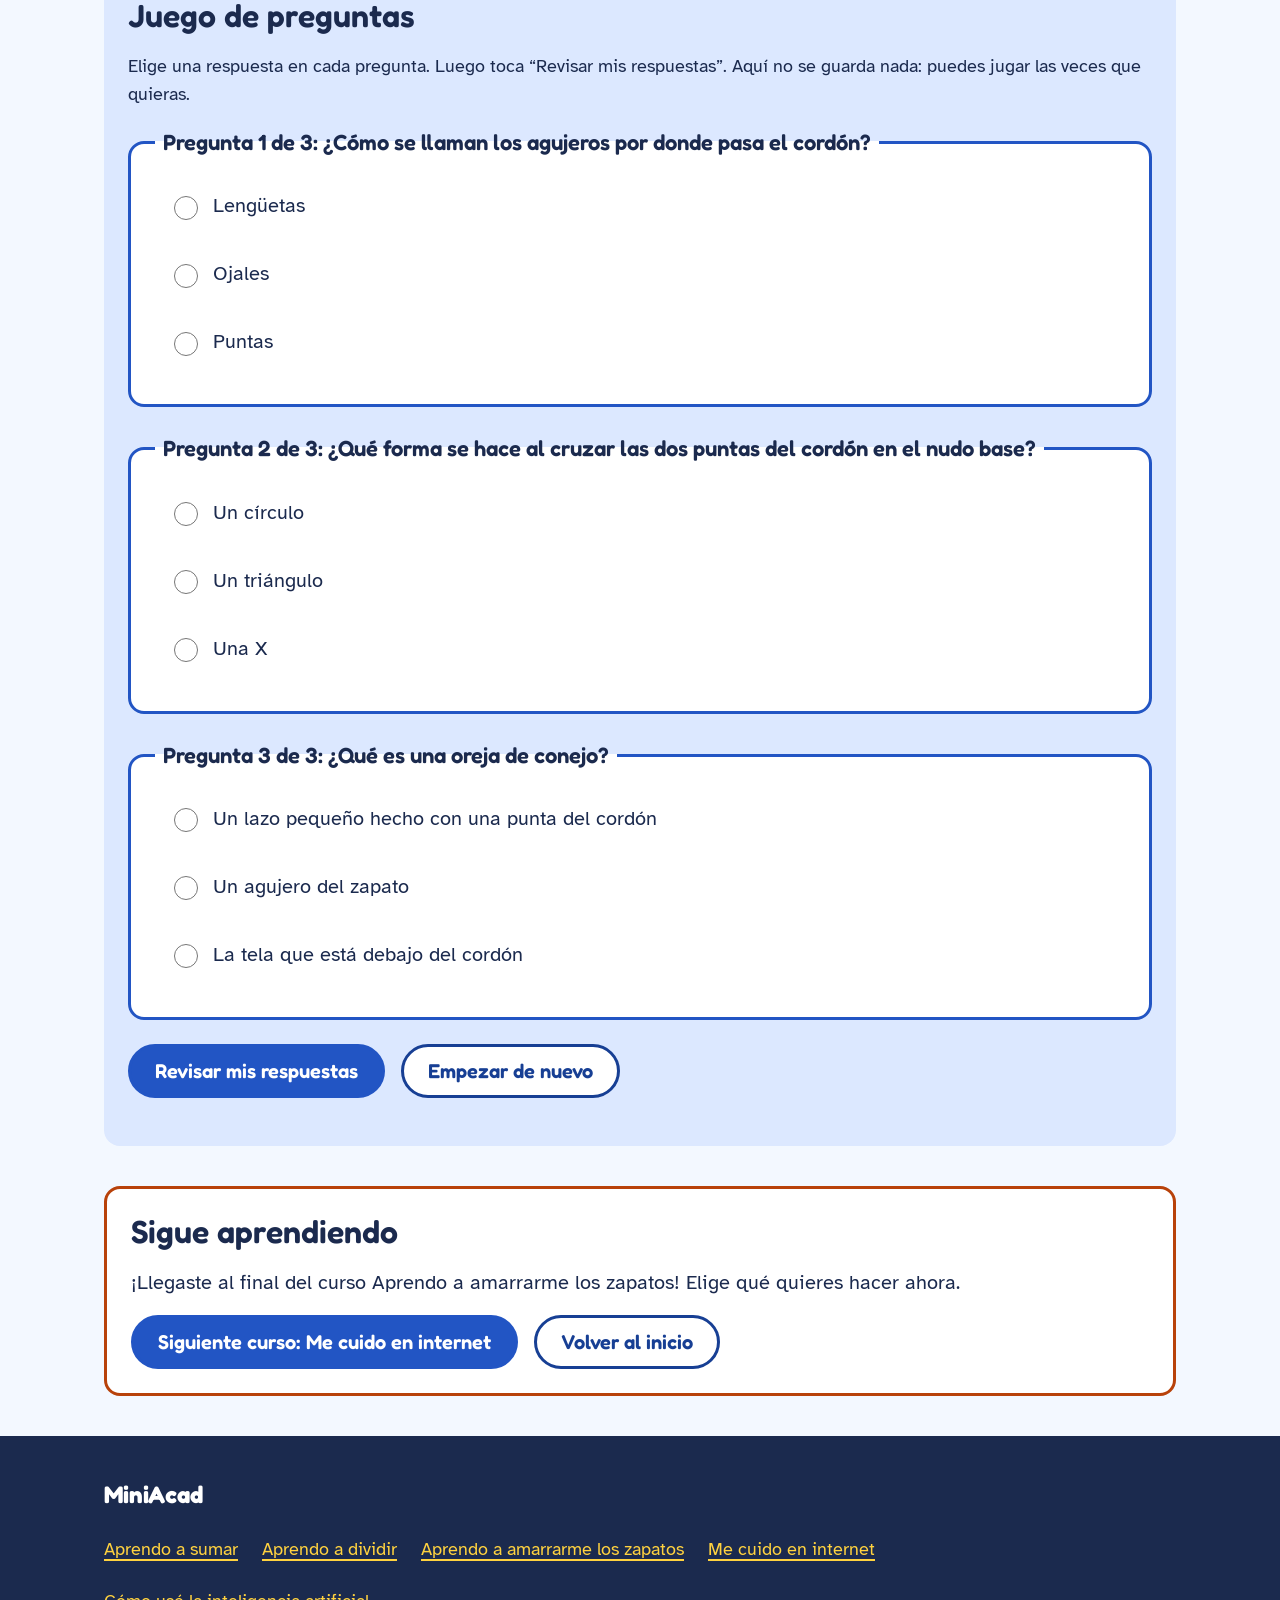
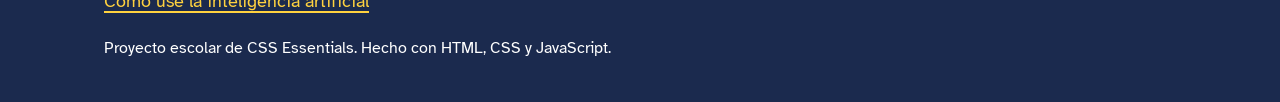
<file: cursos/zapatos.html>
<!DOCTYPE html>
<html lang="es">
<head>
  <meta charset="UTF-8">
  <meta name="viewport" content="width=device-width, initial-scale=1">
  <title>Aprendo a amarrarme los zapatos | MiniAcad</title>
  <meta name="description" content="Amarrarte los zapatos tú solito es un gran paso. Aquí aprenderás las partes del cordón y cómo hacer el nudo con las orejas de conejo. Pide a un adulto unos zapatos con cordones para practicar.">

  <link rel="preconnect" href="https://fonts.googleapis.com">
  <link rel="preconnect" href="https://fonts.gstatic.com" crossorigin>
  <link rel="stylesheet" href="https://fonts.googleapis.com/css2?family=Atkinson+Hyperlegible:wght@400;700&amp;family=Fredoka:wght@500;600;700&amp;display=swap">

  <link rel="stylesheet" href="../css/estilos.css">
  <link rel="stylesheet" href="../css/responsivo.css">
</head>
<body class="curso-zapatos">

  <a class="salto" href="#contenido">Saltar al contenido</a>

  <header class="encabezado">
    <div class="encabezado__fila contenedor">
      <a class="logo" href="../index.html">MiniAcad<span class="solo-lectores">, ir al inicio</span></a>

      <button class="boton-menu" type="button" aria-expanded="false" aria-controls="menu-principal" hidden>Menú</button>

      <nav id="menu-principal" aria-label="Menú principal">
        <ul class="menu">
          <li><a href="../index.html">Inicio</a></li>
          <li><a href="sumar.html">Sumar</a></li>
          <li><a href="dividir.html">Dividir</a></li>
          <li><a href="zapatos.html" aria-current="page">Zapatos</a></li>
          <li><a href="internet-seguro.html">Internet seguro</a></li>
        </ul>
      </nav>
    </div>
  </header>

  <main id="contenido" class="contenedor" tabindex="-1">

    <nav class="migas" aria-label="Ruta de navegación">
      <ol>
        <li><a href="../index.html">Inicio</a></li>
        <li><a href="../index.html#catalogo">Cursos</a></li>
        <li><span aria-current="page">Aprendo a amarrarme los zapatos</span></li>
      </ol>
    </nav>

    <section class="curso-cabecera" aria-labelledby="titulo-curso">
      <h1 id="titulo-curso">Aprendo a amarrarme los zapatos</h1>
      <p>Amarrarte los zapatos tú solito es un gran paso. Aquí aprenderás las partes del cordón y cómo hacer el nudo con las orejas de conejo. Pide a un adulto unos zapatos con cordones para practicar.</p>
      <p>Este curso tiene 3 lecciones y un juego de preguntas al final.</p>
    </section>

    <nav class="indice-lecciones" aria-label="Lecciones de este curso">
      <h2>En este curso</h2>
      <ol>
        <li><a href="#leccion-1">Partes del cordón</a></li>
        <li><a href="#leccion-2">El nudo base</a></li>
        <li><a href="#leccion-3">Las dos orejas de conejo</a></li>
        <li><a href="#quiz">Juego de preguntas</a></li>
      </ol>
    </nav>

    <!-- ===== LECCIÓN 1 ===== -->
    <article class="leccion" id="leccion-1" aria-labelledby="titulo-leccion-1">
      <h2 id="titulo-leccion-1" tabindex="-1">Lección 1 de 3: Partes del cordón</h2>

      <div class="leccion__multimedia">
        <div class="leccion__video">
          <h3>Mira el video</h3>
          <div class="video">
            <iframe src="https://www.youtube.com/embed/FaMKTkcDKbo?cc_load_policy=1&amp;hl=es&amp;rel=0" title="Video de la lección 1: Partes del cordón" loading="lazy" allow="encrypted-media; picture-in-picture" referrerpolicy="strict-origin-when-cross-origin" allowfullscreen></iframe>
          </div>
          <p class="video__enlace"><a href="https://www.youtube.com/watch?v=FaMKTkcDKbo" target="_blank" rel="noopener">Ver el video en YouTube (se abre en otra pestaña)</a></p>
        </div>

        <div class="leccion__dibujo">
          <h3>Mira el dibujo</h3>
          <img src="../img/zapatos-leccion1.svg" alt="Dibujo de un zapato visto desde arriba, con rótulos que señalan los ojales, la lengüeta, el cordón y la punta del cordón." width="480" height="300" loading="lazy">
        </div>
      </div>

      <div class="acordeon">
        <h3><button class="acordeon__boton" type="button" aria-expanded="true" aria-controls="descripcion-1">Descripción del video en texto</button></h3>
        <div class="acordeon__panel" id="descripcion-1">
          <p>Lo que enseña el video: se muestra un zapato de cerca y se señalan sus partes: el cordón, las puntas del cordón, los ojales y la lengüeta.</p>
        </div>
      </div>

      <div class="lectura">
        <h3>Lee con calma</h3>
        <p>Antes de amarrar, conoce las partes del zapato.</p>
        <p>El cordón es la cinta larga que cierra el zapato. Cada punta del cordón tiene una pieza dura y pequeña. Esa pieza ayuda a meterlo por los agujeros.</p>
        <p>Los ojales son los agujeros por donde pasa el cordón.</p>
        <p>La lengüeta es la tira de tela que está debajo del cordón. Protege tu pie.</p>
        <p>Ahora toca tu zapato y busca cada parte.</p>
      </div>

      <p class="leccion__navegacion"><a class="boton" href="#leccion-2">Siguiente lección: El nudo base</a></p>
    </article>

    <!-- ===== LECCIÓN 2 ===== -->
    <article class="leccion" id="leccion-2" aria-labelledby="titulo-leccion-2">
      <h2 id="titulo-leccion-2" tabindex="-1">Lección 2 de 3: El nudo base</h2>

      <div class="leccion__multimedia">
        <div class="leccion__video">
          <h3>Mira el video</h3>
          <div class="video">
            <iframe src="https://www.youtube.com/embed/QmjQAl_-tiI?cc_load_policy=1&amp;hl=es&amp;rel=0" title="Video de la lección 2: El nudo base" loading="lazy" allow="encrypted-media; picture-in-picture" referrerpolicy="strict-origin-when-cross-origin" allowfullscreen></iframe>
          </div>
          <p class="video__enlace"><a href="https://www.youtube.com/watch?v=QmjQAl_-tiI" target="_blank" rel="noopener">Ver el video en YouTube (se abre en otra pestaña)</a></p>
        </div>

        <div class="leccion__dibujo">
          <h3>Mira el dibujo</h3>
          <img src="../img/zapatos-leccion2.svg" alt="Tres dibujos en fila. Primero: dos cordones se cruzan formando una X. Segundo: un cordón pasa por debajo del otro. Tercero: se jalan las dos puntas y el nudo queda apretado." width="480" height="300" loading="lazy">
        </div>
      </div>

      <div class="acordeon">
        <h3><button class="acordeon__boton" type="button" aria-expanded="true" aria-controls="descripcion-2">Descripción del video en texto</button></h3>
        <div class="acordeon__panel" id="descripcion-2">
          <p>Lo que enseña el video: unas manos toman las dos puntas del cordón, las cruzan formando una X, pasan una por debajo de la otra y jalan hacia los lados para apretar el nudo. Los pasos también están escritos más abajo.</p>
        </div>
      </div>

      <div class="lectura">
        <h3>Lee con calma</h3>
        <p>El nudo base es el primer nudo. Es la base de todo lo demás.</p>
        <p>Toma una punta del cordón en cada mano. Cruza una punta sobre la otra, formando una X. Pasa la punta de arriba por debajo y sácala por el hueco. Jala las dos puntas hacia los lados.</p>
        <p>¡Listo! El nudo quedó apretado.</p>
        <p>Hazlo despacio. Si no te sale, no pasa nada. Respira e intenta otra vez.</p>
      </div>

      <div class="paso-a-paso">
        <h3>Paso a paso</h3>
        <ol class="pasos">
          <li>Siéntate y pon tu pie sobre una silla o en el piso, con el zapato bien puesto.</li>
          <li>Toma una punta del cordón con cada mano.</li>
          <li>Cruza las puntas para formar una X.</li>
          <li>Pasa la punta que quedó arriba por debajo de la otra.</li>
          <li>Sácala por el hueco que se formó.</li>
          <li>Jala las dos puntas hacia los lados hasta que el nudo quede firme.</li>
        </ol>
      </div>

      <p class="leccion__navegacion"><a class="boton" href="#leccion-3">Siguiente lección: Las dos orejas de conejo</a></p>
    </article>

    <!-- ===== LECCIÓN 3 ===== -->
    <article class="leccion" id="leccion-3" aria-labelledby="titulo-leccion-3">
      <h2 id="titulo-leccion-3" tabindex="-1">Lección 3 de 3: Las dos orejas de conejo</h2>

      <div class="leccion__multimedia">
        <div class="leccion__video">
          <h3>Mira el video</h3>
          <div class="video">
            <iframe src="https://www.youtube.com/embed/580MVSGfhYM?cc_load_policy=1&amp;hl=es&amp;rel=0" title="Video de la lección 3: Las dos orejas de conejo" loading="lazy" allow="encrypted-media; picture-in-picture" referrerpolicy="strict-origin-when-cross-origin" allowfullscreen></iframe>
          </div>
          <p class="video__enlace"><a href="https://www.youtube.com/watch?v=580MVSGfhYM" target="_blank" rel="noopener">Ver el video en YouTube (se abre en otra pestaña)</a></p>
        </div>

        <div class="leccion__dibujo">
          <h3>Mira el dibujo</h3>
          <img src="../img/zapatos-leccion3.svg" alt="Dibujo de un lazo de zapato con dos orejas grandes, una azul y una naranja, un nudo en el centro y dos puntas colgando." width="480" height="300" loading="lazy">
        </div>
      </div>

      <div class="acordeon">
        <h3><button class="acordeon__boton" type="button" aria-expanded="true" aria-controls="descripcion-3">Descripción del video en texto</button></h3>
        <div class="acordeon__panel" id="descripcion-3">
          <p>Lo que enseña el video: unas manos hacen una oreja de conejo con cada punta del cordón, las cruzan, pasan una por debajo de la otra y jalan hacia los lados. Los pasos también están escritos más abajo.</p>
        </div>
      </div>

      <div class="lectura">
        <h3>Lee con calma</h3>
        <p>Ahora hacemos el lazo con dos orejas de conejo.</p>
        <p>Con cada punta del cordón haz una oreja. Una oreja es un lazo pequeño. Sujétalas con los dedos.</p>
        <p>Cruza las dos orejas, como en el primer nudo. Pasa una oreja por debajo de la otra y sácala por el hueco. Jala las dos orejas hacia los lados.</p>
        <p>¡Tu lazo está listo! Si se afloja, repite con más fuerza. Cada intento te sale mejor.</p>
      </div>

      <div class="paso-a-paso">
        <h3>Paso a paso</h3>
        <ol class="pasos">
          <li>Haz el nudo base y déjalo apretado.</li>
          <li>Con una punta, haz un lazo pequeño. Esa es la primera oreja de conejo.</li>
          <li>Sujeta la oreja con los dedos, cerca del nudo.</li>
          <li>Con la otra punta, haz una segunda oreja igual.</li>
          <li>Cruza las dos orejas, una sobre la otra.</li>
          <li>Pasa una oreja por debajo de la otra y sácala por el hueco.</li>
          <li>Jala las dos orejas hacia los lados hasta que el lazo quede firme.</li>
        </ol>
      </div>

      <p class="leccion__navegacion"><a class="boton" href="#quiz">Ir al juego de preguntas</a></p>
    </article>

    <!-- ===== JUEGO DE PREGUNTAS ===== -->
    <section id="quiz" class="quiz" aria-labelledby="titulo-quiz">
      <h2 id="titulo-quiz" tabindex="-1">Juego de preguntas</h2>
      <p>Elige una respuesta en cada pregunta. Luego toca “Revisar mis respuestas”. Aquí no se guarda nada: puedes jugar las veces que quieras.</p>

      <form id="formulario-quiz" action="#quiz">
        <fieldset class="pregunta">
          <legend>Pregunta 1 de 3: ¿Cómo se llaman los agujeros por donde pasa el cordón?</legend>
          <div class="opcion"><input type="radio" id="p1-a" name="p1" value="a"><label for="p1-a">Lengüetas</label></div>
          <div class="opcion"><input type="radio" id="p1-b" name="p1" value="b" data-correcta="true"><label for="p1-b">Ojales</label></div>
          <div class="opcion"><input type="radio" id="p1-c" name="p1" value="c"><label for="p1-c">Puntas</label></div>
          <p class="pregunta__mensaje"></p>
        </fieldset>

        <fieldset class="pregunta">
          <legend>Pregunta 2 de 3: ¿Qué forma se hace al cruzar las dos puntas del cordón en el nudo base?</legend>
          <div class="opcion"><input type="radio" id="p2-a" name="p2" value="a"><label for="p2-a">Un círculo</label></div>
          <div class="opcion"><input type="radio" id="p2-b" name="p2" value="b"><label for="p2-b">Un triángulo</label></div>
          <div class="opcion"><input type="radio" id="p2-c" name="p2" value="c" data-correcta="true"><label for="p2-c">Una X</label></div>
          <p class="pregunta__mensaje"></p>
        </fieldset>

        <fieldset class="pregunta">
          <legend>Pregunta 3 de 3: ¿Qué es una oreja de conejo?</legend>
          <div class="opcion"><input type="radio" id="p3-a" name="p3" value="a" data-correcta="true"><label for="p3-a">Un lazo pequeño hecho con una punta del cordón</label></div>
          <div class="opcion"><input type="radio" id="p3-b" name="p3" value="b"><label for="p3-b">Un agujero del zapato</label></div>
          <div class="opcion"><input type="radio" id="p3-c" name="p3" value="c"><label for="p3-c">La tela que está debajo del cordón</label></div>
          <p class="pregunta__mensaje"></p>
        </fieldset>

        <div class="quiz__botones">
          <button class="boton" type="submit">Revisar mis respuestas</button>
          <button class="boton boton--secundario" type="reset">Empezar de nuevo</button>
        </div>

        <div class="quiz__resultado" id="resultado-quiz" aria-live="polite"></div>
      </form>

      <noscript><p>Para jugar con las preguntas necesitas activar JavaScript en tu navegador.</p></noscript>
    </section>

    <section class="fin-curso" aria-labelledby="titulo-siguiente">
      <h2 id="titulo-siguiente">Sigue aprendiendo</h2>
      <p>¡Llegaste al final del curso Aprendo a amarrarme los zapatos! Elige qué quieres hacer ahora.</p>
      <p class="fin-curso__botones">
        <a class="boton" href="internet-seguro.html">Siguiente curso: Me cuido en internet</a>
        <a class="boton boton--secundario" href="../index.html">Volver al inicio</a>
      </p>
    </section>

  </main>

  <footer class="pie">
    <div class="pie__contenido contenedor">
      <p class="pie__marca">MiniAcad</p>

      <nav aria-label="Cursos">
        <ul class="pie__lista">
          <li><a href="sumar.html">Aprendo a sumar</a></li>
          <li><a href="dividir.html">Aprendo a dividir</a></li>
          <li><a href="zapatos.html">Aprendo a amarrarme los zapatos</a></li>
          <li><a href="internet-seguro.html">Me cuido en internet</a></li>
        </ul>
      </nav>

      <p><a href="../IA.html">Cómo usé la inteligencia artificial</a></p>
      <p class="pie__nota">Proyecto escolar de CSS Essentials. Hecho con HTML, CSS y JavaScript.</p>
    </div>
  </footer>

  <script src="../js/script.js" defer></script>
</body>
</html>
</file>
<file: css/estilos.css>
:root {
  /* Paleta base */
  --color-tinta: #1B2A4E;          
  --color-tinta-suave: #455270;    
  --color-papel: #F3F8FF;          
  --color-blanco: #FFFFFF;
  --color-azul: #2255C4;           
  --color-azul-oscuro: #173F94;   
  --color-azul-claro: #DCE8FF;     
  --color-sol: #FFD23F;            

  --curso-sumar: var(--color-azul);
  --curso-dividir: #0F7B4F;
  --curso-zapatos: #B8420A;
  --curso-internet: #6B3FA0;
  --curso-dientes: #0E7C86;

  --color-ok-fondo: #E3F6EA;
  --color-ok-texto: #0B6B3A;
  --color-error-fondo: #FDEBEA;
  --color-error-texto: #A8201A;

  --fuente-titulos: "Fredoka", "Arial Rounded MT Bold", system-ui, sans-serif;
  --fuente-texto: "Atkinson Hyperlegible", Verdana, Arial, sans-serif;

  --texto-base: 1.125rem;          
  --texto-pequeno: 1rem;           
  --titulo-3: 1.5rem;              
  --titulo-2: 2rem;                
  --titulo-1: 2.5rem;              

  --espacio-1: 0.5rem;
  --espacio-2: 1rem;
  --espacio-3: 1.5rem;
  --espacio-4: 2.5rem;
  --radio: 1rem;
  --ancho-max: 70rem;
  --foco: 0.1875rem solid var(--color-tinta);   
  --color-sombra: rgba(27, 42, 78, 0.25);
}

*,
*::before,
*::after {
  box-sizing: border-box;
}

html {
  font-size: 100%;               
  scroll-behavior: smooth;
}

body {
  margin: 0;
  font-family: var(--fuente-texto);
  font-size: var(--texto-base);
  line-height: 1.6;
  color: var(--color-tinta);
  background-color: var(--color-papel);
}

img {
  display: block;
  max-width: 100%;
  height: auto;
}

.contenedor {
  max-width: var(--ancho-max);
  margin: 0 auto;
  padding-left: var(--espacio-3);
  padding-right: var(--espacio-3);
}

h1,
h2,
h3 {
  margin: 0 0 var(--espacio-2);
  font-family: var(--fuente-titulos);
  line-height: 1.2;
  color: var(--color-tinta);
}

h1 { font-size: var(--titulo-1); font-weight: 700; }
h2 { font-size: var(--titulo-2); font-weight: 600; }
h3 { font-size: var(--titulo-3); font-weight: 600; }

p {
  margin: 0 0 var(--espacio-2);
}

a {
  color: var(--color-azul-oscuro);
  text-decoration: underline;
  text-decoration-thickness: 0.125rem;
  text-underline-offset: 0.2em;
}

a:hover {
  text-decoration-thickness: 0.25rem;
}

:focus-visible {
  outline: var(--foco);
  outline-offset: 0.25rem;
}

.salto {
  position: absolute;
  top: var(--espacio-1);
  left: var(--espacio-1);
  z-index: 100;
  padding: var(--espacio-1) var(--espacio-2);
  border-radius: var(--radio);
  background-color: var(--color-sol);
  color: var(--color-tinta);
  font-weight: 700;
  transform: translateY(-300%);
}

.salto:focus {
  transform: translateY(0);
}

.solo-lectores {
  position: absolute;
  width: 1px;
  height: 1px;
  margin: -1px;
  padding: 0;
  border: 0;
  overflow: hidden;
  clip: rect(0, 0, 0, 0);
  white-space: nowrap;
}

.boton {
  display: inline-block;
  min-height: 3rem;                      
  padding: 0.75rem 1.5rem;
  border: 0.1875rem solid var(--color-azul);
  border-radius: 999px;
  background-color: var(--color-azul);
  color: var(--color-blanco);
  font-family: var(--fuente-titulos);
  font-size: 1.25rem;
  font-weight: 600;
  line-height: 1.2;
  text-align: center;
  text-decoration: none;
  cursor: pointer;
  transition: background-color 0.2s ease, border-color 0.2s ease, transform 0.2s ease;
}

.boton:hover {
  border-color: var(--color-azul-oscuro);
  background-color: var(--color-azul-oscuro);
  transform: translateY(-0.125rem);
}

.boton:active {
  transform: translateY(0.0625rem);
}

.encabezado {
  background-color: var(--color-blanco);
  border-bottom: 0.25rem solid var(--color-azul);
}

.encabezado__fila {
  display: flex;
  flex-wrap: wrap;                        
  align-items: center;
  justify-content: space-between;
  gap: var(--espacio-2);
  padding-top: 0.75rem;
  padding-bottom: 0.75rem;
}

.logo {
  display: inline-flex;
  align-items: center;
  gap: var(--espacio-1);
  font-family: var(--fuente-titulos);
  font-size: 1.75rem;
  font-weight: 700;
  color: var(--color-tinta);
  text-decoration: none;
}

.logo::before {
  content: "";
  width: 1.75rem;
  height: 1.75rem;
  border: 0.1875rem solid var(--color-tinta);
  border-radius: 0.5rem;
  background-color: var(--color-sol);
}

.menu {
  display: flex;
  flex-wrap: wrap;
  gap: var(--espacio-1);
  margin: 0;
  padding: 0;
  list-style: none;
}

.menu > li {
  margin: 0;
}

.menu a {
  display: block;
  padding: 0.5rem 1rem;
  border: 0.125rem solid transparent;
  border-radius: 999px;
  color: var(--color-tinta);
  font-weight: 700;
  text-decoration: none;
  transition: background-color 0.2s ease;
}

.menu a:hover {
  background-color: var(--color-azul-claro);
}

.menu a:active {
  background-color: var(--color-sol);
}

.menu a[aria-current="page"] {
  border-color: var(--color-tinta);
  background-color: var(--color-tinta);
  color: var(--color-blanco);
  text-decoration: underline;
  text-decoration-thickness: 0.1875rem;
  text-underline-offset: 0.25em;
}

.boton-menu {
  min-height: 3rem;
  padding: 0.5rem 1.25rem;
  border: 0.1875rem solid var(--color-tinta);
  border-radius: var(--radio);
  background-color: var(--color-blanco);
  color: var(--color-tinta);
  font-family: var(--fuente-texto);
  font-size: var(--texto-base);
  font-weight: 700;
  cursor: pointer;
  transition: background-color 0.2s ease;
}

.boton-menu:hover {
  background-color: var(--color-azul-claro);
}

.boton-menu:active {
  background-color: var(--color-sol);
}

.bienvenida {
  margin: var(--espacio-4) 0;
  padding: var(--espacio-4) var(--espacio-3);
  border: 0.1875rem solid var(--color-azul);
  border-radius: var(--radio);
  background-color: var(--color-blanco);
  background-image:
    linear-gradient(var(--color-azul-claro) 0.0625rem, transparent 0.0625rem),
    linear-gradient(90deg, var(--color-azul-claro) 0.0625rem, transparent 0.0625rem);
  background-size: 2rem 2rem;
}

.bienvenida p {
  max-width: 40rem;
  font-size: 1.25rem;
}

#catalogo {
  margin-bottom: var(--espacio-4);
  scroll-margin-top: var(--espacio-2);
}

.catalogo {
  display: grid;
  grid-template-columns: repeat(auto-fit, minmax(min(15.625rem, 100%), 1fr));
  gap: var(--espacio-3);
}

.tarjeta-curso {
  --color-curso: var(--color-azul);      
  display: flex;                          
  flex-direction: column;
  overflow: hidden;
  border: 0.1875rem solid var(--color-curso);
  border-top-width: 0.75rem;
  border-radius: var(--radio);
  background-color: var(--color-blanco);
  transition: transform 0.2s ease, box-shadow 0.2s ease;
}

.tarjeta-curso:hover,
.tarjeta-curso:focus-within {
  transform: translateY(-0.375rem);
  box-shadow: 0 0.75rem 1.5rem var(--color-sombra);
}

.catalogo > .tarjeta-curso:nth-child(1) { --color-curso: var(--curso-sumar); }
.catalogo > .tarjeta-curso:nth-child(2) { --color-curso: var(--curso-dividir); }
.catalogo > .tarjeta-curso:nth-child(3) { --color-curso: var(--curso-zapatos); }
.catalogo > .tarjeta-curso:nth-child(4) { --color-curso: var(--curso-internet); }
.catalogo > .tarjeta-curso:nth-child(5) { --color-curso: var(--curso-dientes); }

.tarjeta-curso img {
  width: 100%;
  aspect-ratio: 8 / 5;
  object-fit: cover;
  background-color: var(--color-azul-claro);
}

.tarjeta-curso__cuerpo {
  display: flex;
  flex: 1;
  flex-direction: column;
  padding: var(--espacio-3);
}

.etiqueta {
  align-self: flex-start;
  margin: 0 0 var(--espacio-2);
  padding: 0.25rem 0.75rem;
  border-radius: 999px;
  background-color: var(--color-curso);
  color: var(--color-blanco);
  font-size: var(--texto-pequeno);
  font-weight: 700;
}

.tarjeta-curso .boton {
  align-self: flex-start;
  margin-top: auto;
  border-color: var(--color-curso);
  background-color: var(--color-curso);
}

.tarjeta-curso .boton:hover {
  border-color: var(--color-tinta);
  background-color: var(--color-tinta);
}

.como-funciona {
  margin-bottom: var(--espacio-4);
  padding: var(--espacio-3);
  border-radius: var(--radio);
  background-color: var(--color-azul-claro);
}

.pasos {
  margin: 0;
  padding-left: var(--espacio-4);
}

.pasos li {
  margin-bottom: var(--espacio-2);
  padding-left: var(--espacio-1);
}

.pasos li:last-child {
  margin-bottom: 0;
}

.pasos li::marker {
  font-family: var(--fuente-titulos);
  font-size: 1.5rem;
  font-weight: 700;
  color: var(--color-azul-oscuro);
}

.pie {
  margin-top: var(--espacio-4);
  padding-top: var(--espacio-4);
  padding-bottom: var(--espacio-4);
  background-color: var(--color-tinta);
  color: var(--color-blanco);
}

.pie a {
  display: inline-block;
  padding: 0.25rem 0;
  color: var(--color-sol);
}

.pie a:hover {
  color: var(--color-blanco);
}

.pie :focus-visible {
  outline-color: var(--color-sol);
}

.pie__marca {
  margin-bottom: var(--espacio-2);
  font-family: var(--fuente-titulos);
  font-size: var(--titulo-3);
  font-weight: 700;
}

.pie__lista {
  display: flex;
  flex-wrap: wrap;
  gap: var(--espacio-1) var(--espacio-3);
  margin: 0 0 var(--espacio-2);
  padding: 0;
  list-style: none;
}

.pie__nota {
  margin-bottom: 0;
  font-size: var(--texto-pequeno);
}

.curso-sumar    { --color-curso: var(--curso-sumar); }
.curso-dividir  { --color-curso: var(--curso-dividir); }
.curso-zapatos  { --color-curso: var(--curso-zapatos); }
.curso-internet { --color-curso: var(--curso-internet); }
.curso-dientes  { --color-curso: var(--curso-dientes); }

.migas {
  margin-top: var(--espacio-3);
  font-size: var(--texto-pequeno);
}

.migas ol {
  display: flex;
  flex-wrap: wrap;
  gap: 0.25rem 0.5rem;
  margin: 0;
  padding: 0;
  list-style: none;
}

.migas li + li::before {
  content: "›";
  content: "›" / "";                    
  margin-right: 0.5rem;
}

.migas [aria-current="page"] {
  font-weight: 700;
}

.curso-cabecera {
  margin: var(--espacio-3) 0;
  padding: var(--espacio-4) var(--espacio-3);
  border-left: 1rem solid var(--color-curso);
  border-radius: var(--radio);
  background-color: var(--color-blanco);
}

.curso-cabecera p {
  max-width: 45rem;
  font-size: 1.25rem;
}

.curso-cabecera p:last-child {
  margin-bottom: 0;
}

.indice-lecciones {
  margin-bottom: var(--espacio-4);
  padding: var(--espacio-3);
  border-radius: var(--radio);
  background-color: var(--color-azul-claro);
}

.indice-lecciones h2 {
  font-size: var(--titulo-3);
}

.indice-lecciones ol {
  margin: 0;
  padding-left: var(--espacio-4);
}

.indice-lecciones li::marker {
  font-family: var(--fuente-titulos);
  font-weight: 700;
  color: var(--color-azul-oscuro);
}

.indice-lecciones a {
  display: inline-block;
  padding: 0.25rem 0;
  font-size: 1.25rem;
  font-weight: 700;
}

.leccion,
#quiz {
  scroll-margin-top: var(--espacio-2);
}

.leccion {
  margin-bottom: var(--espacio-4);
  padding: var(--espacio-3);
  border: 0.1875rem solid var(--color-curso);
  border-radius: var(--radio);
  background-color: var(--color-blanco);
}

.leccion > h2 {
  margin-top: 0;
  padding-bottom: var(--espacio-1);
  border-bottom: 0.25rem solid var(--color-sol);
  color: var(--color-curso);
}

.leccion__multimedia {
  display: grid;
  grid-template-columns: repeat(auto-fit, minmax(min(18rem, 100%), 1fr));
  gap: var(--espacio-3);
  align-items: start;
}

.leccion__multimedia h3 {
  margin-bottom: var(--espacio-1);
}

.video {
  aspect-ratio: 16 / 9;
  border-radius: var(--radio);
  background-color: var(--color-tinta);
  overflow: hidden;
}

.video iframe {
  width: 100%;
  height: 100%;
  border: 0;
}

.video__enlace {
  margin: var(--espacio-1) 0 0;
  font-size: var(--texto-pequeno);
}

.leccion__dibujo img {
  width: 100%;
  border: 0.1875rem solid var(--color-azul-claro);
  border-radius: var(--radio);
}

.lectura {
  margin: var(--espacio-3) 0;
  padding: var(--espacio-3);
  border-left: 0.5rem solid var(--color-sol);
  border-radius: var(--radio);
  background-color: var(--color-papel);
}

.lectura p {
  max-width: 60ch;
  font-size: 1.25rem;
  line-height: 1.7;
}

.lectura p:last-child {
  margin-bottom: 0;
}

.paso-a-paso {
  margin: var(--espacio-3) 0;
  padding: var(--espacio-3);
  border-radius: var(--radio);
  background-color: var(--color-azul-claro);
}

.paso-a-paso .pasos {
  max-width: 60ch;
  font-size: 1.25rem;
}

.leccion__navegacion {
  margin: var(--espacio-3) 0 0;
}

.acordeon {
  margin: var(--espacio-3) 0;
  border: 0.125rem solid var(--color-azul);
  border-radius: var(--radio);
  overflow: hidden;
}

.acordeon h3 {
  margin: 0;
  font-size: 1.25rem;
}

.acordeon__boton {
  display: flex;
  align-items: center;
  justify-content: space-between;
  gap: var(--espacio-2);
  width: 100%;
  min-height: 3rem;
  padding: 0.75rem 1.25rem;
  border: 0;
  background-color: var(--color-azul-claro);
  color: var(--color-tinta);
  font: inherit;
  font-weight: 700;
  text-align: left;
  cursor: pointer;
  transition: background-color 0.2s ease;
}

.acordeon__boton:hover {
  background-color: var(--color-blanco);
}

.acordeon__boton:active {
  background-color: var(--color-sol);
}

.acordeon__boton:focus-visible {
  outline-offset: -0.375rem;
}

.acordeon__boton::after {
  content: "+";
  content: "+" / "";
  font-family: var(--fuente-titulos);
  font-size: 1.75rem;
  line-height: 1;
}

.acordeon__boton[aria-expanded="true"]::after {
  content: "−";
  content: "−" / "";
}

.acordeon__panel {
  padding: var(--espacio-2) var(--espacio-3);
  border-top: 0.125rem solid var(--color-azul);
  background-color: var(--color-blanco);
}

.acordeon__panel p {
  max-width: 60ch;
  margin-bottom: 0;
}

.quiz {
  margin-bottom: var(--espacio-4);
  padding: var(--espacio-3);
  border-radius: var(--radio);
  background-color: var(--color-azul-claro);
}

.pregunta {
  min-width: 0;
  margin: 0 0 var(--espacio-3);
  padding: var(--espacio-2) var(--espacio-3) var(--espacio-3);
  border: 0.1875rem solid var(--color-azul);
  border-radius: var(--radio);
  background-color: var(--color-blanco);
}

.pregunta legend {
  padding: 0 var(--espacio-1);
  font-family: var(--fuente-titulos);
  font-size: 1.375rem;
  font-weight: 600;
}

.opcion {
  display: flex;
  align-items: center;
  gap: 0.75rem;
  margin-bottom: var(--espacio-1);
  padding: 0.25rem 0.75rem;
  border: 0.125rem solid transparent;
  border-radius: var(--radio);
  transition: background-color 0.2s ease;
}

.opcion:hover {
  background-color: var(--color-azul-claro);
}

.opcion:focus-within {
  border-color: var(--color-tinta);
}

input[type="radio"] {
  flex-shrink: 0;
  width: 1.5rem;
  height: 1.5rem;
  accent-color: var(--color-azul-oscuro);
  cursor: pointer;
}

.opcion label {
  flex: 1;
  padding: 0.5rem 0;
  font-size: 1.25rem;
  cursor: pointer;
}

input[type="radio"]:checked + label {
  font-weight: 700;
}

.pregunta__mensaje {
  margin: var(--espacio-1) 0 0;
  font-size: 1.25rem;
  font-weight: 700;
}

.pregunta__mensaje:empty {
  display: none;                         
}

.pregunta--correcta {
  border-color: var(--color-ok-texto);
  background-color: var(--color-ok-fondo);
}

.pregunta--correcta .pregunta__mensaje {
  color: var(--color-ok-texto);
}

.pregunta--incorrecta {
  border-color: var(--color-error-texto);
  background-color: var(--color-error-fondo);
}

.pregunta--incorrecta .pregunta__mensaje {
  color: var(--color-error-texto);
}

.quiz__botones {
  display: flex;
  flex-wrap: wrap;
  gap: var(--espacio-2);
}

.quiz__resultado {
  margin-top: var(--espacio-3);
  padding: var(--espacio-2) var(--espacio-3);
  border-radius: var(--radio);
  background-color: var(--color-blanco);
  font-size: 1.25rem;
  font-weight: 700;
}

.quiz__resultado:empty {
  padding: 0;
}

.fin-curso {
  margin-bottom: var(--espacio-4);
  padding: var(--espacio-3);
  border: 0.1875rem solid var(--color-curso);
  border-radius: var(--radio);
  background-color: var(--color-blanco);
}

.fin-curso p {
  font-size: 1.25rem;
}

.fin-curso__botones {
  display: flex;
  flex-wrap: wrap;
  gap: var(--espacio-2);
  margin-bottom: 0;
}


.boton--secundario {
  background-color: var(--color-blanco);
  color: var(--color-azul-oscuro);
  border-color: var(--color-azul-oscuro);
}

.boton--secundario:hover {
  border-color: var(--color-tinta);
  background-color: var(--color-azul-claro);
  color: var(--color-tinta);
}

/* Enlaces que se abren en otra pestaña: flecha decorativa al final */
a[target="_blank"]::after {
  content: " ↗";
  content: " ↗" / "";
}


.pagina-ia {
  --color-curso: var(--color-azul-oscuro);
}

.tabla-contenedor {
  margin-bottom: var(--espacio-4);
  overflow-x: auto;
  border: 0.125rem solid var(--color-azul);
  border-radius: var(--radio);
  background-color: var(--color-blanco);
}

.tabla-ia {
  width: 100%;
  min-width: 52rem;
  border-collapse: collapse;
}

.tabla-ia caption {
  padding: var(--espacio-2) var(--espacio-3);
  font-family: var(--fuente-titulos);
  font-size: 1.25rem;
  font-weight: 600;
  text-align: left;
}

.tabla-ia th,
.tabla-ia td {
  padding: var(--espacio-2);
  border: 0.125rem solid var(--color-azul-claro);
  text-align: left;
  vertical-align: top;
}

.tabla-ia thead th {
  background-color: var(--color-azul-oscuro);
  color: var(--color-blanco);
}

.tabla-ia tbody th {
  width: 7rem;
  background-color: var(--color-azul-claro);
}

.tabla-ia tbody tr:nth-child(even) td {
  background-color: var(--color-papel);
}

.tabla-prompts {
  min-width: 64rem;
}

.tabla-prompts td:nth-child(2) {
  width: 28rem;
}

.guia {
  color: var(--color-tinta-suave);
  font-style: italic;
}

.prompt-detalle summary {
  min-height: 2.5rem;
  font-weight: 700;
  cursor: pointer;
}

.prompt-detalle pre {
  max-width: 60ch;
  margin: var(--espacio-2) 0 0;
  font-family: var(--fuente-texto);
  font-size: var(--texto-pequeno);
  line-height: 1.6;
  white-space: pre-wrap;                  
  overflow-wrap: break-word;
}

.pie a[aria-current="page"] {
  color: var(--color-blanco);
  font-weight: 700;
}
</file>
<file: css/responsivo.css>
@media (prefers-reduced-motion: reduce) {
  html {
    scroll-behavior: auto;
  }

  *,
  *::before,
  *::after {
    transition: none !important;
    animation: none !important;
  }
}

.boton-menu {
  display: none;
}

@media (max-width: 768px) {

  
  :root {
    --titulo-1: 2rem;
    --titulo-2: 1.75rem;
    --titulo-3: 1.375rem;
    --espacio-4: 2rem;
  }

  .js .boton-menu {
    display: inline-block;
  }

  #menu-principal {
    flex-basis: 100%;                    
  }

  .js #menu-principal:not(.menu--abierto) {
    display: none;                        
  }

  .menu {
    flex-direction: column;              
  }

  .menu a {
    padding: 0.75rem 1rem;               
  }

  .bienvenida {
    padding: var(--espacio-3) var(--espacio-2);
  }

  .leccion__multimedia {
    grid-template-columns: 1fr;
  }

  .pie__lista {
    flex-direction: column;
  }
}

@media (max-width: 480px) {

  :root {
    --titulo-1: 1.75rem;
    --titulo-2: 1.5rem;
    --titulo-3: 1.25rem;
    --espacio-3: 1rem;
    --espacio-4: 1.5rem;
  }

  .contenedor {
    padding-left: var(--espacio-2);
    padding-right: var(--espacio-2);
  }

  .logo {
    font-size: 1.5rem;
  }

  .catalogo {
    grid-template-columns: 1fr;
  }

  .curso-cabecera {
    padding: var(--espacio-3) var(--espacio-2);
    border-left-width: 0.5rem;
  }

  .leccion,
  .quiz,
  .fin-curso {
    padding: var(--espacio-2);
  }

  .pregunta {
    padding: var(--espacio-2);
  }

  .pregunta legend {
    font-size: 1.25rem;
  }

  .leccion__navegacion .boton,
  .quiz__botones .boton,
  .fin-curso__botones .boton {
    width: 100%;
  }
}
</file>
